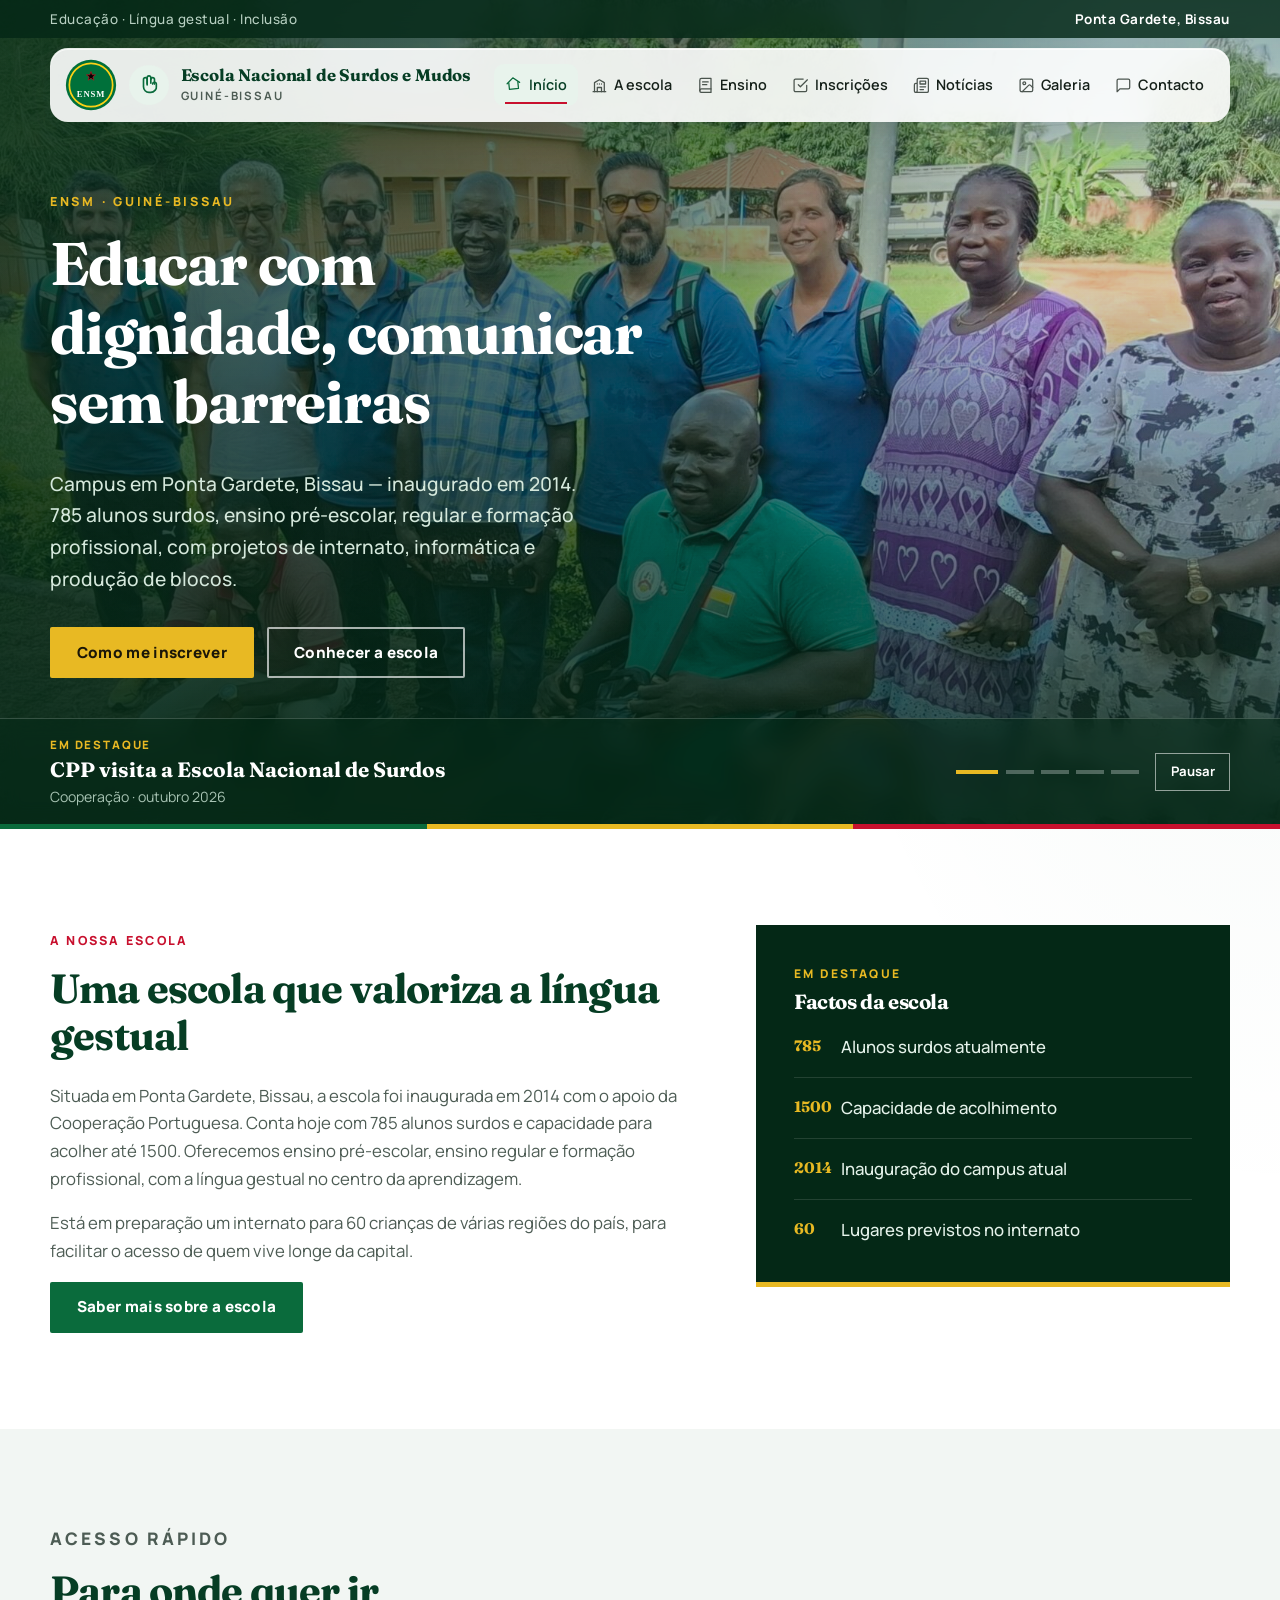
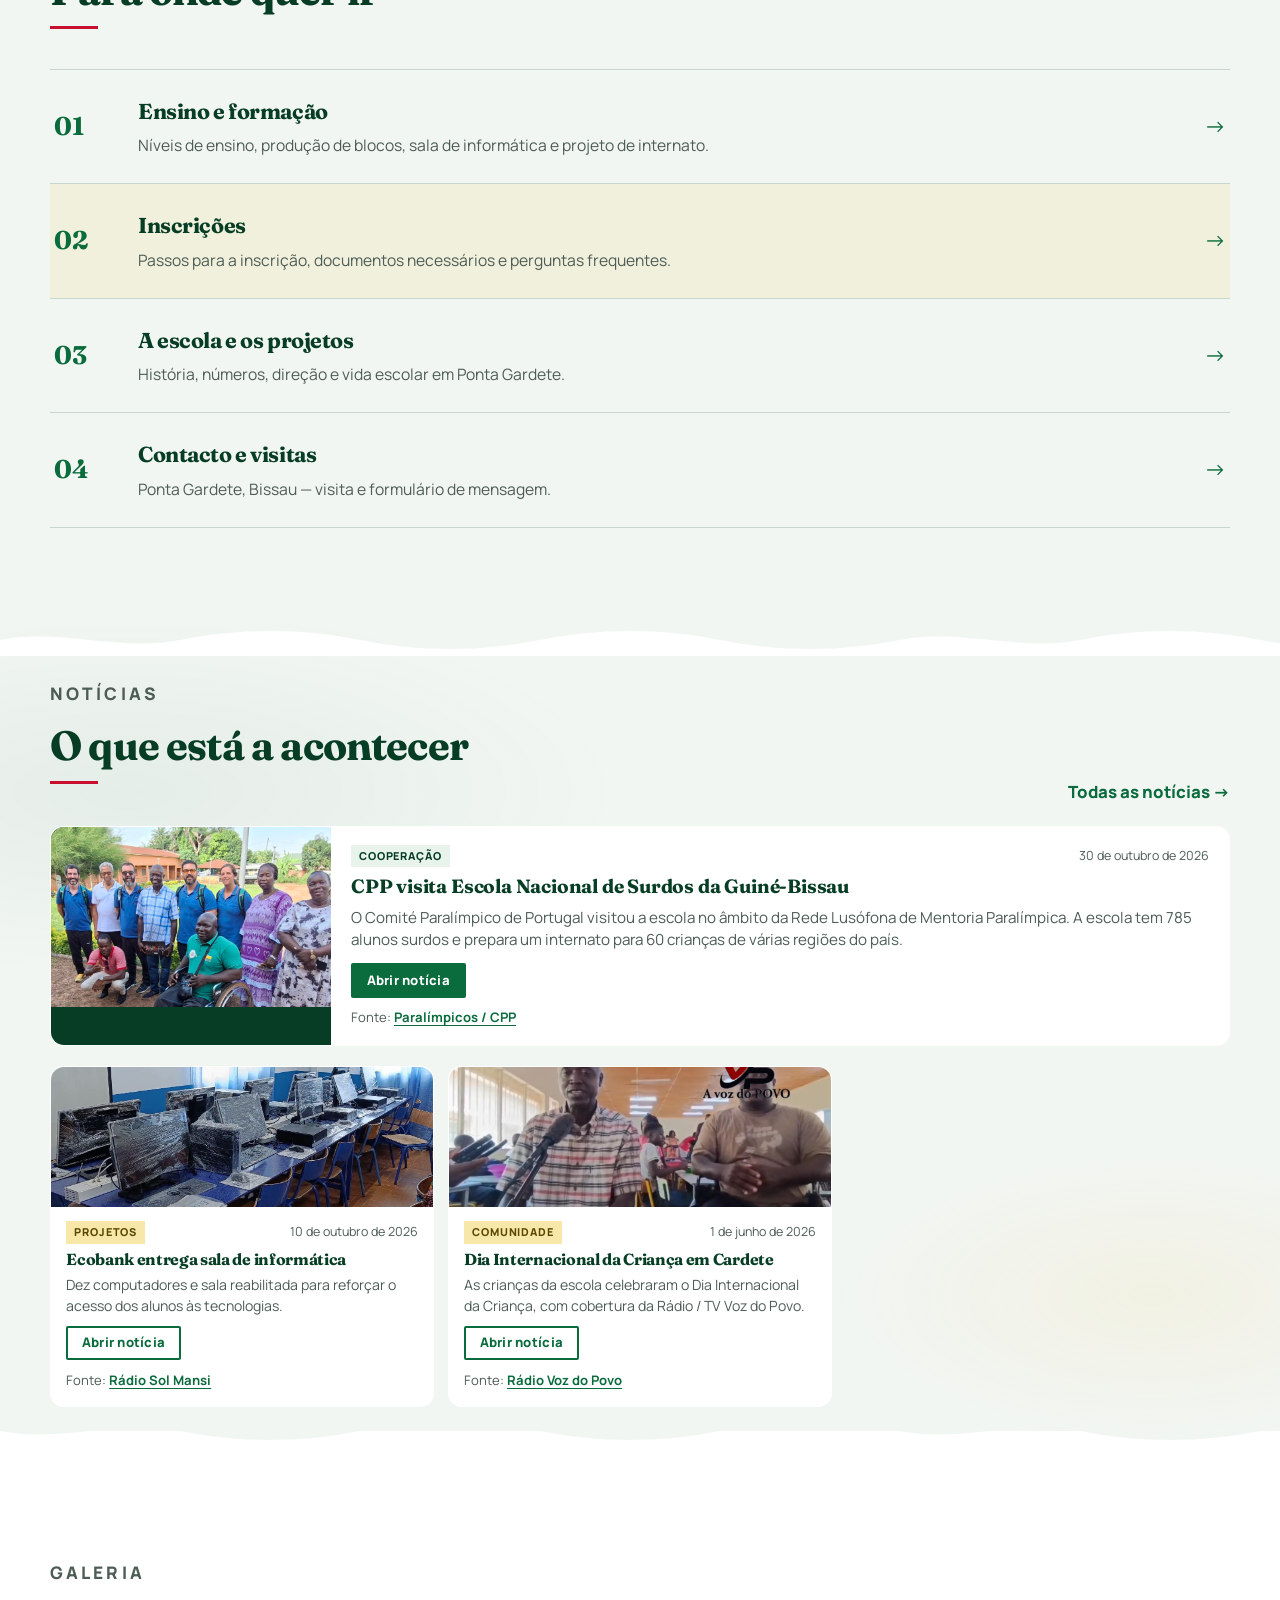
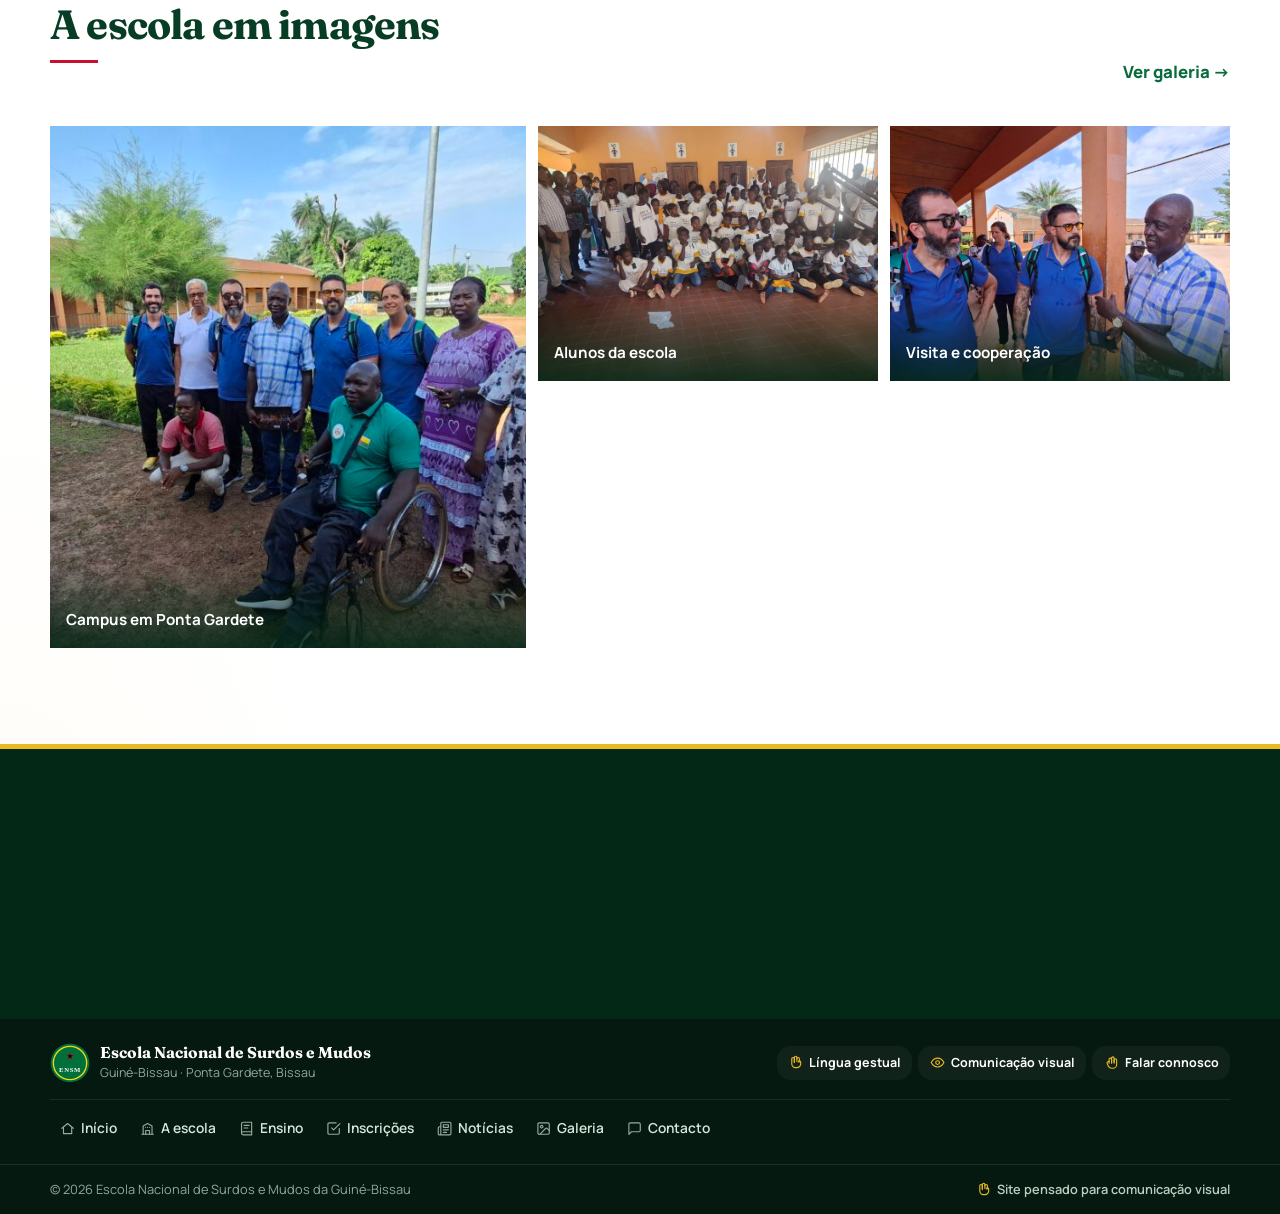
<file: index.html>
<!doctype html>
<html lang="pt-PT">
<head>
  <meta charset="utf-8">
  <meta name="viewport" content="width=device-width, initial-scale=1">
  <title>Escola Nacional de Surdos e Mudos da Guiné-Bissau</title>
  <meta name="description" content="Ensino, formação e inclusão para pessoas surdas na Guiné-Bissau. Conheça a escola, os níveis de ensino e como fazer a inscrição.">
  <link rel="icon" href="img/logo.svg" type="image/svg+xml">
  <link rel="preconnect" href="https://fonts.googleapis.com">
  <link rel="preconnect" href="https://fonts.gstatic.com" crossorigin>
  <link href="https://fonts.googleapis.com/css2?family=Fraunces:opsz,wght@9..144,500;9..144,700&family=Manrope:wght@400;500;600;700;800&display=swap" rel="stylesheet">
  <link rel="stylesheet" href="css/style.css?v=0.1">
</head>
<body class="pagina-inicio">

  <a class="skip-link" href="#conteudo">Ir para o conteúdo principal</a>

  <div class="topbar">
    <div class="container">
      <span>Educação · Língua gestual · Inclusão</span>
      <span><a href="contacto.html">Ponta Gardete, Bissau</a></span>
    </div>
  </div>

  <header class="site-header">
    <div class="container header-inner">
      <a class="brand" href="index.html" aria-label="Escola Nacional de Surdos e Mudos da Guiné-Bissau, página inicial">
        <img src="img/logo.svg" alt="" width="56" height="56">
        <span class="brand-gesto" title="Língua gestual" aria-hidden="true"><svg class="ico" aria-hidden="true"><use href="img/icons.svg#ico-gesto"></use></svg></span>
        <span class="brand-text">
          <strong>Escola Nacional de Surdos e Mudos</strong>
          <small>Guiné-Bissau</small>
        </span>
      </a>

      <button class="nav-toggle" type="button" aria-expanded="false" aria-controls="menu">
        <span class="nav-toggle-barras" aria-hidden="true"><span></span><span></span><span></span></span>
        Menu
      </button>

      <nav id="menu" class="main-nav" aria-label="Principal">
        <ul>
          <li><a href="index.html" aria-current="page"><svg class="ico" aria-hidden="true"><use href="img/icons.svg#ico-inicio"></use></svg> Início</a></li>
          <li><a href="sobre.html"><svg class="ico" aria-hidden="true"><use href="img/icons.svg#ico-escola"></use></svg> A escola</a></li>
          <li><a href="ensino.html"><svg class="ico" aria-hidden="true"><use href="img/icons.svg#ico-ensino"></use></svg> Ensino</a></li>
          <li><a href="inscricoes.html"><svg class="ico" aria-hidden="true"><use href="img/icons.svg#ico-inscricoes"></use></svg> Inscrições</a></li>
          <li><a href="noticias.html"><svg class="ico" aria-hidden="true"><use href="img/icons.svg#ico-noticias"></use></svg> Notícias</a></li>
          <li><a href="galeria.html"><svg class="ico" aria-hidden="true"><use href="img/icons.svg#ico-galeria"></use></svg> Galeria</a></li>
          <li><a href="contacto.html"><svg class="ico" aria-hidden="true"><use href="img/icons.svg#ico-contacto"></use></svg> Contacto</a></li>
        </ul>
      </nav>
    </div>
  </header>

  <main id="conteudo">

    <section class="hero" aria-labelledby="titulo-inicio" data-hero-rotator>
      <div class="hero-slides" aria-hidden="true">
        <figure class="hero-slide is-active" data-titulo="CPP visita a Escola Nacional de Surdos" data-meta="Cooperação · outubro 2026" data-link="noticias.html#noticia-cpp">
          <img src="img/noticias/cpp-visita.jpg" alt="" width="1600" height="900">
        </figure>
        <figure class="hero-slide" data-titulo="Campus e comunidade escolar" data-meta="Escola · outubro 2026" data-link="sobre.html">
          <img src="img/noticias/cpp-escola-1.jpg" alt="" width="1600" height="900">
        </figure>
        <figure class="hero-slide" data-titulo="Alunos e vida na escola" data-meta="Comunidade · Capital FM" data-link="noticias.html#noticia-capital">
          <img src="img/noticias/capital-fm.jpg" alt="" width="1600" height="900">
        </figure>
        <figure class="hero-slide" data-titulo="Reportagem em vídeo na escola" data-meta="Media · vídeo" data-link="noticias.html#noticia-video">
          <img src="img/noticias/youtube-escola.jpg" alt="" width="1600" height="900">
        </figure>
        <figure class="hero-slide" data-titulo="Instalações e trabalho diário" data-meta="Escola · outubro 2026" data-link="galeria.html">
          <img src="img/noticias/cpp-escola-3.jpg" alt="" width="1600" height="900">
        </figure>
      </div>

      <div class="hero-shade" aria-hidden="true"></div>

      <div class="container hero-core">
        <p class="hero-marca">ENSM · Guiné-Bissau</p>
        <h1 id="titulo-inicio">Educar com dignidade, comunicar sem barreiras</h1>
        <p class="lead">Campus em Ponta Gardete, Bissau — inaugurado em 2014. 785 alunos surdos, ensino pré-escolar, regular e formação profissional, com projetos de internato, informática e produção de blocos.</p>
        <div class="btn-row">
          <a class="btn btn-amarelo" href="inscricoes.html">Como me inscrever</a>
          <a class="btn btn-fantasma" href="sobre.html">Conhecer a escola</a>
        </div>
      </div>

      <div class="hero-rail">
        <div class="container hero-rail-inner">
          <div class="hero-news" aria-live="polite">
            <span class="hero-news-label">Em destaque</span>
            <a class="hero-news-titulo" href="noticias.html">CPP visita a Escola Nacional de Surdos</a>
            <span class="hero-news-meta">Cooperação · outubro 2026</span>
          </div>
          <div class="hero-controls">
            <div class="hero-dots" role="tablist" aria-label="Imagens das notícias"></div>
            <button class="hero-pausa" type="button" hidden>Pausar</button>
          </div>
        </div>
      </div>
    </section>

    <div class="stripe" aria-hidden="true"></div>

    <section class="section intro-editorial" aria-labelledby="titulo-apresentacao">
      <div class="container intro-grid">
        <div class="intro-copy">
          <p class="eyebrow">A nossa escola</p>
          <h2 id="titulo-apresentacao">Uma escola que valoriza a língua gestual</h2>
          <p class="texto-suave">Situada em Ponta Gardete, Bissau, a escola foi inaugurada em 2014 com o apoio da Cooperação Portuguesa. Conta hoje com 785 alunos surdos e capacidade para acolher até 1500. Oferecemos ensino pré-escolar, ensino regular e formação profissional, com a língua gestual no centro da aprendizagem.</p>
          <p class="texto-suave">Está em preparação um internato para 60 crianças de várias regiões do país, para facilitar o acesso de quem vive longe da capital.</p>
          <a class="btn btn-verde" href="sobre.html">Saber mais sobre a escola</a>
        </div>
        <aside class="intro-aside" aria-labelledby="titulo-compromissos">
          <p class="aside-kicker">Em destaque</p>
          <h3 id="titulo-compromissos">Factos da escola</h3>
          <ol class="compromisso-lista">
            <li><span>785</span> Alunos surdos atualmente</li>
            <li><span>1500</span> Capacidade de acolhimento</li>
            <li><span>2014</span> Inauguração do campus atual</li>
            <li><span>60</span> Lugares previstos no internato</li>
          </ol>
        </aside>
      </div>
    </section>

    <section class="section section-caminho" aria-labelledby="titulo-acesso">
      <div class="container">
        <div class="section-head">
          <p class="eyebrow">Acesso rápido</p>
          <h2 id="titulo-acesso">Para onde quer ir</h2>
        </div>

        <div class="caminho-lista">
          <a class="caminho" href="ensino.html">
            <span class="caminho-num">01</span>
            <span class="caminho-corpo">
              <strong>Ensino e formação</strong>
              <span>Níveis de ensino, produção de blocos, sala de informática e projeto de internato.</span>
            </span>
            <span class="caminho-seta" aria-hidden="true">→</span>
          </a>
          <a class="caminho caminho--destaque" href="inscricoes.html">
            <span class="caminho-num">02</span>
            <span class="caminho-corpo">
              <strong>Inscrições</strong>
              <span>Passos para a inscrição, documentos necessários e perguntas frequentes.</span>
            </span>
            <span class="caminho-seta" aria-hidden="true">→</span>
          </a>
          <a class="caminho" href="sobre.html">
            <span class="caminho-num">03</span>
            <span class="caminho-corpo">
              <strong>A escola e os projetos</strong>
              <span>História, números, direção e vida escolar em Ponta Gardete.</span>
            </span>
            <span class="caminho-seta" aria-hidden="true">→</span>
          </a>
          <a class="caminho" href="contacto.html">
            <span class="caminho-num">04</span>
            <span class="caminho-corpo">
              <strong>Contacto e visitas</strong>
              <span>Ponta Gardete, Bissau — visita e formulário de mensagem.</span>
            </span>
            <span class="caminho-seta" aria-hidden="true">→</span>
          </a>
        </div>
      </div>
    </section>

    <section class="section section-noticias-onda" aria-labelledby="titulo-noticias-inicio">
      <div class="onda onda--topo" aria-hidden="true"></div>
      <div class="container">
        <div class="section-head section-head--row">
          <div>
            <p class="eyebrow">Notícias</p>
            <h2 id="titulo-noticias-inicio">O que está a acontecer</h2>
          </div>
          <a class="liga-texto" href="noticias.html">Todas as notícias →</a>
        </div>

        <article class="noticia noticia--capa">
          <div class="noticia-capa-media">
            <div class="noticia-foto">
              <img src="img/noticias/cpp-visita.jpg" alt="Visita do Comité Paralímpico de Portugal à Escola Nacional de Surdos" width="900" height="560" loading="lazy">
            </div>
            <span class="noticia-onda-borda" aria-hidden="true"></span>
          </div>
          <div class="noticia-capa-corpo">
            <div class="noticia-meta">
              <span class="etiqueta">Cooperação</span>
              <time datetime="2026-10-30">30 de outubro de 2026</time>
            </div>
            <h3>CPP visita Escola Nacional de Surdos da Guiné-Bissau</h3>
            <p>O Comité Paralímpico de Portugal visitou a escola no âmbito da Rede Lusófona de Mentoria Paralímpica. A escola tem 785 alunos surdos e prepara um internato para 60 crianças de várias regiões do país.</p>
            <a class="btn btn-verde" href="noticias.html#noticia-cpp">Abrir notícia</a>
            <p class="fonte">Fonte: <a href="https://paralimpicos.pt/blog/2026/10/30/cpp-visita-escola-nacional-de-surdos-da-guine-bissau/" rel="noopener noreferrer" target="_blank">Paralímpicos / CPP</a></p>
          </div>
        </article>

        <div class="noticias-trilhas" style="margin-top: 1.25rem;">
          <article class="noticia noticia--trilha">
            <div class="noticia-foto">
              <img src="img/noticias/ecobank-informatica.jpg" alt="Sala de informática reabilitada pela Ecobank" width="480" height="320" loading="lazy">
            </div>
            <div class="noticia-trilha-corpo">
              <div class="noticia-meta">
                <span class="etiqueta etiqueta--amarela">Projetos</span>
                <time datetime="2026-10-10">10 de outubro de 2026</time>
              </div>
              <h3>Ecobank entrega sala de informática</h3>
              <p>Dez computadores e sala reabilitada para reforçar o acesso dos alunos às tecnologias.</p>
              <a class="btn btn-contorno" href="noticias.html#noticia-ecobank">Abrir notícia</a>
              <p class="fonte">Fonte: <a href="https://www.facebook.com/radiosolmansi.net/posts/ecobank-entrega-sala-de-inform%C3%A1tica-reabilitada-%C3%A0-escola-nacional-de-surdos-e-mu/1638526888286650/" rel="noopener noreferrer" target="_blank">Rádio Sol Mansi</a></p>
            </div>
          </article>
          <article class="noticia noticia--trilha">
            <div class="noticia-foto">
              <img src="img/noticias/dia-crianca.jpg" alt="Celebração do Dia Internacional da Criança na escola" width="480" height="320" loading="lazy">
            </div>
            <div class="noticia-trilha-corpo">
              <div class="noticia-meta">
                <span class="etiqueta etiqueta--amarela">Comunidade</span>
                <time datetime="2026-06-01">1 de junho de 2026</time>
              </div>
              <h3>Dia Internacional da Criança em Cardete</h3>
              <p>As crianças da escola celebraram o Dia Internacional da Criança, com cobertura da Rádio / TV Voz do Povo.</p>
              <a class="btn btn-contorno" href="noticias.html#noticia-dia-crianca">Abrir notícia</a>
              <p class="fonte">Fonte: <a href="https://www.facebook.com/watch/?v=972351908730927" rel="noopener noreferrer" target="_blank">Rádio Voz do Povo</a></p>
            </div>
          </article>
        </div>
      </div>
      <div class="onda onda--base" aria-hidden="true"></div>
    </section>

    <section class="section section-mosaico" aria-labelledby="titulo-galeria-inicio">
      <div class="container">
        <div class="section-head section-head--row">
          <div>
            <p class="eyebrow">Galeria</p>
            <h2 id="titulo-galeria-inicio">A escola em imagens</h2>
          </div>
          <a class="liga-texto" href="galeria.html">Ver galeria →</a>
        </div>

        <ul class="mosaico">
          <li>
            <figure class="mosaico-item">
              <img src="img/noticias/cpp-escola-1.jpg" alt="Delegação e equipa da escola no campus" width="800" height="600" loading="lazy">
              <figcaption>Campus em Ponta Gardete</figcaption>
            </figure>
          </li>
          <li>
            <figure class="mosaico-item">
              <img src="img/noticias/capital-fm.jpg" alt="Alunos da Escola Nacional de Surdos e Mudos" width="800" height="600" loading="lazy">
              <figcaption>Alunos da escola</figcaption>
            </figure>
          </li>
          <li>
            <figure class="mosaico-item">
              <img src="img/noticias/cpp-escola-3.jpg" alt="Momento da visita à escola" width="800" height="600" loading="lazy">
              <figcaption>Visita e cooperação</figcaption>
            </figure>
          </li>
          <li>
            <figure class="mosaico-item">
              <img src="img/noticias/youtube-escola.jpg" alt="Reportagem em vídeo na escola" width="800" height="600" loading="lazy">
              <figcaption>Reportagem na escola</figcaption>
            </figure>
          </li>
        </ul>
      </div>
    </section>

    <section class="cta" aria-labelledby="titulo-cta">
      <div class="container cta-inner">
        <div>
          <h2 id="titulo-cta">Visite-nos em Ponta Gardete</h2>
          <p>Escola Nacional de Surdos e Mudos, Bissau. Peça informações de inscrição ou marque uma visita.</p>
        </div>
        <a class="btn btn-amarelo" href="contacto.html">Contacto</a>
      </div>
    </section>

  </main>

  <footer class="site-footer">
    <div class="container footer-main">
      <div class="footer-top">
        <div class="footer-brand">
          <img src="img/logo.svg" alt="" width="40" height="40">
          <div>
            <strong>Escola Nacional de Surdos e Mudos</strong>
            <span>Guiné-Bissau · Ponta Gardete, Bissau</span>
          </div>
        </div>
        <div class="footer-gesto" aria-label="Comunicação visual">
          <a class="footer-gesto-item" href="sobre.html"><svg class="ico" aria-hidden="true"><use href="img/icons.svg#ico-gesto"></use></svg> Língua gestual</a>
          <a class="footer-gesto-item" href="ensino.html"><svg class="ico" aria-hidden="true"><use href="img/icons.svg#ico-olho"></use></svg> Comunicação visual</a>
          <a class="footer-gesto-item" href="contacto.html"><svg class="ico" aria-hidden="true"><use href="img/icons.svg#ico-maos"></use></svg> Falar connosco</a>
        </div>
      </div>
      <ul class="footer-nav" aria-label="Rodapé">
        <li><a href="index.html"><svg class="ico" aria-hidden="true"><use href="img/icons.svg#ico-inicio"></use></svg> Início</a></li>
        <li><a href="sobre.html"><svg class="ico" aria-hidden="true"><use href="img/icons.svg#ico-escola"></use></svg> A escola</a></li>
        <li><a href="ensino.html"><svg class="ico" aria-hidden="true"><use href="img/icons.svg#ico-ensino"></use></svg> Ensino</a></li>
        <li><a href="inscricoes.html"><svg class="ico" aria-hidden="true"><use href="img/icons.svg#ico-inscricoes"></use></svg> Inscrições</a></li>
        <li><a href="noticias.html"><svg class="ico" aria-hidden="true"><use href="img/icons.svg#ico-noticias"></use></svg> Notícias</a></li>
        <li><a href="galeria.html"><svg class="ico" aria-hidden="true"><use href="img/icons.svg#ico-galeria"></use></svg> Galeria</a></li>
        <li><a href="contacto.html"><svg class="ico" aria-hidden="true"><use href="img/icons.svg#ico-contacto"></use></svg> Contacto</a></li>
      </ul>
    </div>
    <div class="footer-bottom">
      <div class="container">
        <p>© <span id="ano">2026</span> Escola Nacional de Surdos e Mudos da Guiné-Bissau</p>
        <p class="footer-sinal"><svg class="ico" aria-hidden="true"><use href="img/icons.svg#ico-gesto"></use></svg> Site pensado para comunicação visual</p>
      </div>
    </div>
  </footer>

  <script src="js/main.js?v=0.1"></script>
</body>
</html>
</file>
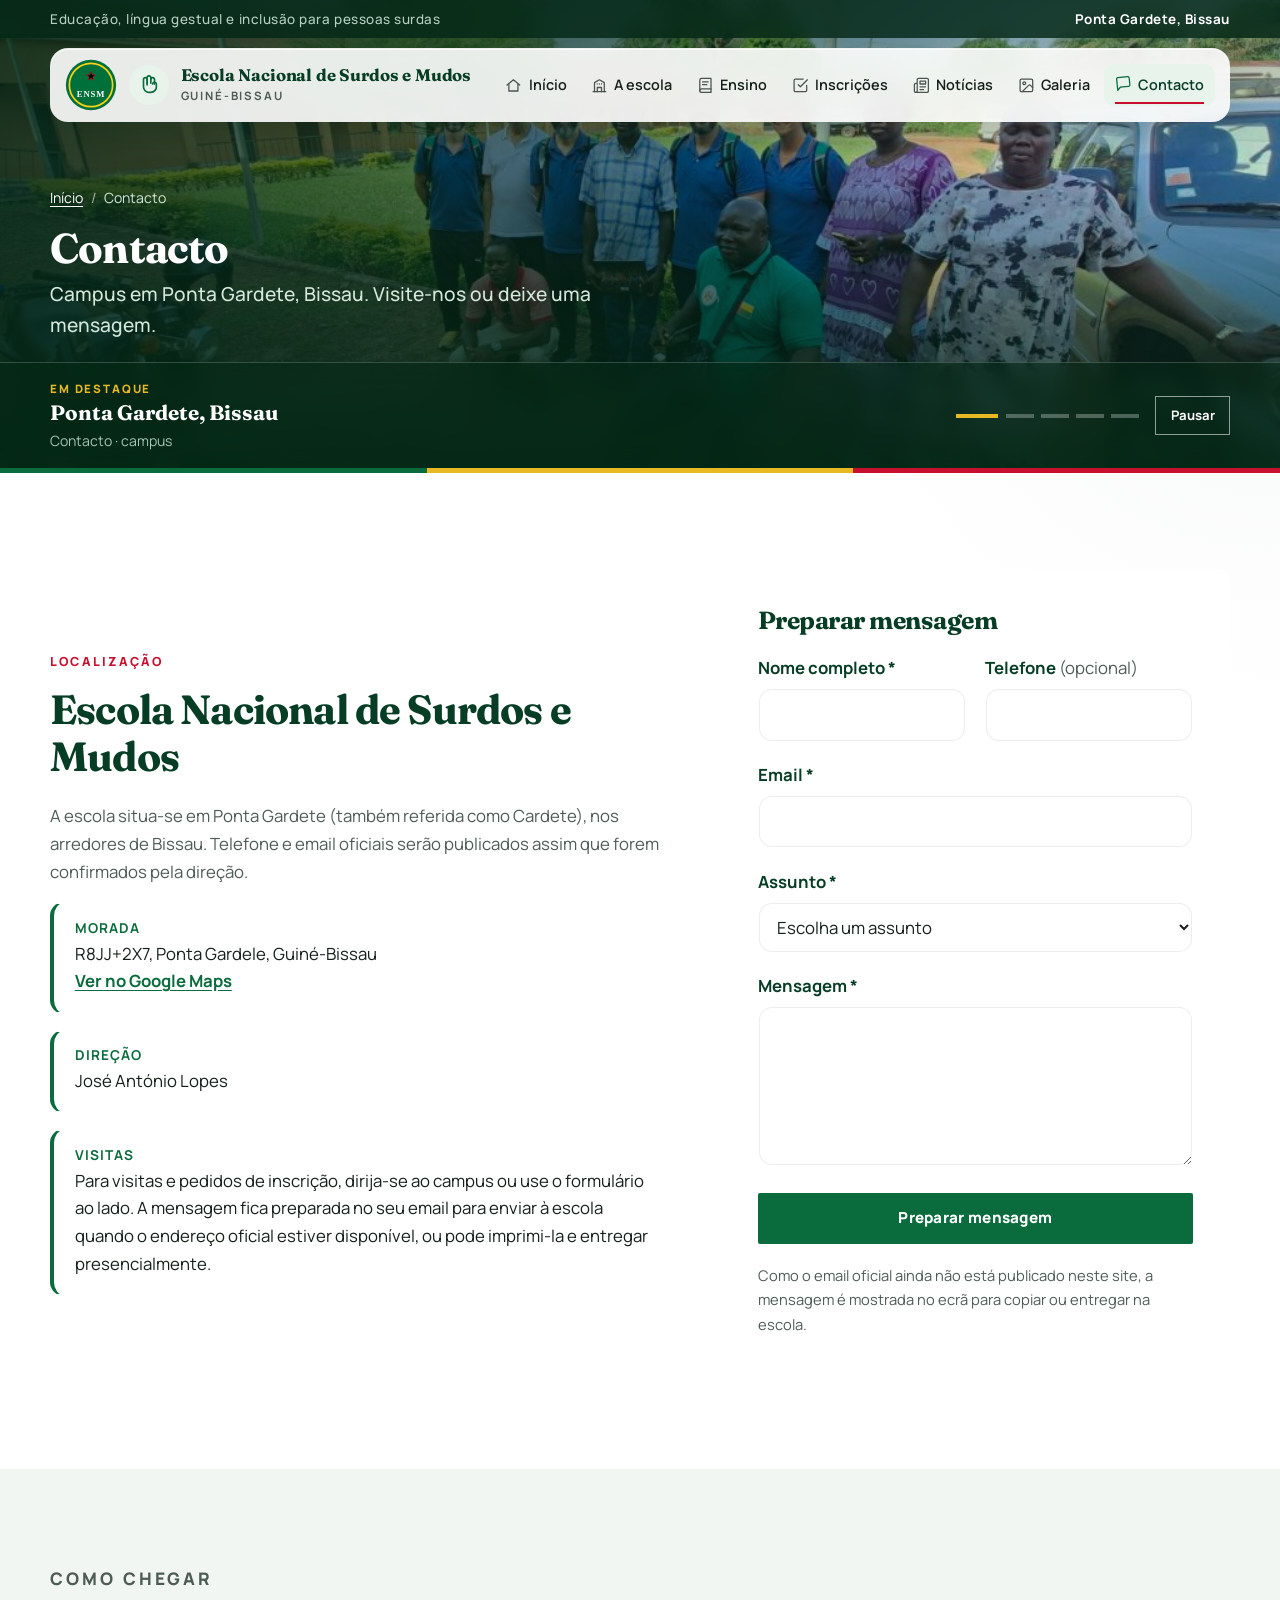
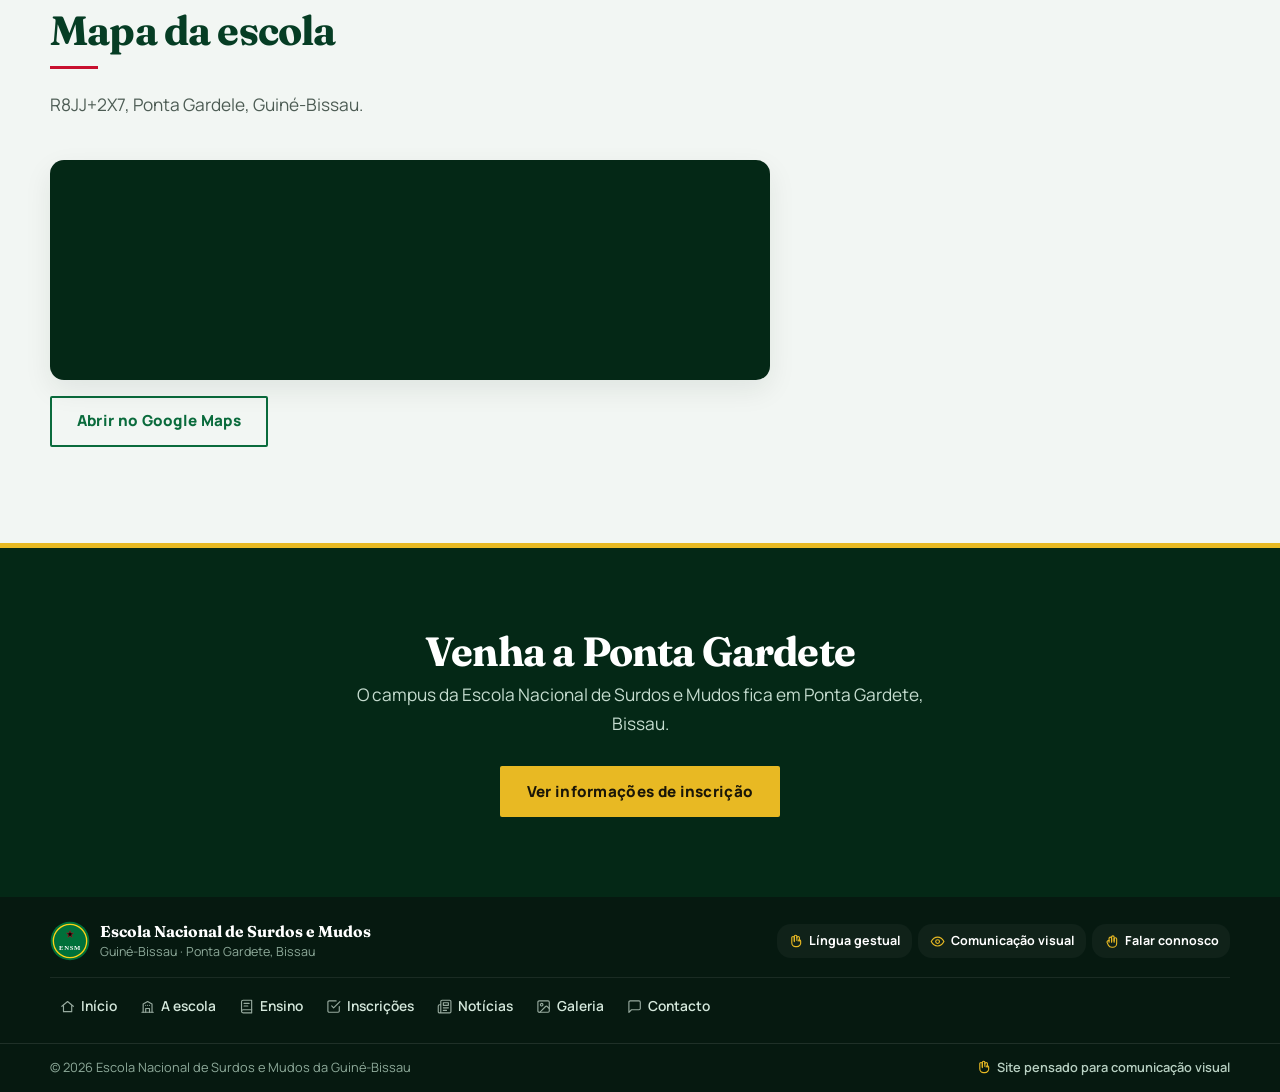
<file: contacto.html>
<!doctype html>
<html lang="pt-PT">
<head>
  <meta charset="utf-8">
  <meta name="viewport" content="width=device-width, initial-scale=1">
  <title>Contacto | Escola Nacional de Surdos e Mudos da Guiné-Bissau</title>
  <meta name="description" content="Contacte a Escola Nacional de Surdos e Mudos da Guiné-Bissau por telefone, email ou formulário. Pode também visitar-nos presencialmente.">
  <link rel="icon" href="img/logo.svg" type="image/svg+xml">
  <link rel="preconnect" href="https://fonts.googleapis.com">
  <link rel="preconnect" href="https://fonts.gstatic.com" crossorigin>
  <link href="https://fonts.googleapis.com/css2?family=Fraunces:opsz,wght@9..144,500;9..144,700&family=Manrope:wght@400;500;600;700;800&display=swap" rel="stylesheet">
  <link rel="stylesheet" href="css/style.css?v=0.1">
</head>
<body>

  <a class="skip-link" href="#conteudo">Ir para o conteúdo principal</a>

  <div class="topbar">
    <div class="container">
      <span>Educação, língua gestual e inclusão para pessoas surdas</span>
      <span><a href="contacto.html">Ponta Gardete, Bissau</a></span>
    </div>
  </div>

  <header class="site-header">
    <div class="container header-inner">
      <a class="brand" href="index.html" aria-label="Escola Nacional de Surdos e Mudos da Guiné-Bissau, página inicial">
        <img src="img/logo.svg" alt="" width="56" height="56">
        <span class="brand-gesto" title="Língua gestual" aria-hidden="true"><svg class="ico" aria-hidden="true"><use href="img/icons.svg#ico-gesto"></use></svg></span>
        <span class="brand-text">
          <strong>Escola Nacional de Surdos e Mudos</strong>
          <small>Guiné-Bissau</small>
        </span>
      </a>

      <button class="nav-toggle" type="button" aria-expanded="false" aria-controls="menu">
        <span class="nav-toggle-barras" aria-hidden="true"><span></span><span></span><span></span></span>
        Menu
      </button>

      <nav id="menu" class="main-nav" aria-label="Principal">
        <ul>
          <li><a href="index.html"><svg class="ico" aria-hidden="true"><use href="img/icons.svg#ico-inicio"></use></svg> Início</a></li>
          <li><a href="sobre.html"><svg class="ico" aria-hidden="true"><use href="img/icons.svg#ico-escola"></use></svg> A escola</a></li>
          <li><a href="ensino.html"><svg class="ico" aria-hidden="true"><use href="img/icons.svg#ico-ensino"></use></svg> Ensino</a></li>
          <li><a href="inscricoes.html"><svg class="ico" aria-hidden="true"><use href="img/icons.svg#ico-inscricoes"></use></svg> Inscrições</a></li>
          <li><a href="noticias.html"><svg class="ico" aria-hidden="true"><use href="img/icons.svg#ico-noticias"></use></svg> Notícias</a></li>
          <li><a href="galeria.html"><svg class="ico" aria-hidden="true"><use href="img/icons.svg#ico-galeria"></use></svg> Galeria</a></li>
          <li><a href="contacto.html" aria-current="page"><svg class="ico" aria-hidden="true"><use href="img/icons.svg#ico-contacto"></use></svg> Contacto</a></li>
        </ul>
      </nav>
    </div>
  </header>

  <main id="conteudo">

    <section class="hero hero--pagina" aria-labelledby="titulo-contacto-pagina" data-hero-rotator>
      <div class="hero-slides" aria-hidden="true">
        <figure class="hero-slide is-active" data-titulo="Ponta Gardete, Bissau" data-meta="Contacto · campus" data-link="#titulo-contactos">
          <img src="img/noticias/cpp-escola-1.jpg" alt="" width="1600" height="900">
        </figure>
        <figure class="hero-slide" data-titulo="Visitas ao campus" data-meta="Contacto · outubro 2026" data-link="#titulo-contactos">
          <img src="img/noticias/cpp-visita.jpg" alt="" width="1600" height="900">
        </figure>
        <figure class="hero-slide" data-titulo="Entrada e instalações" data-meta="Escola" data-link="sobre.html">
          <img src="img/noticias/cpp-escola-4.jpg" alt="" width="1600" height="900">
        </figure>
        <figure class="hero-slide" data-titulo="Comunidade escolar" data-meta="Contacto" data-link="noticias.html#noticia-capital">
          <img src="img/noticias/capital-fm.jpg" alt="" width="1600" height="900">
        </figure>
        <figure class="hero-slide" data-titulo="Encontros na escola" data-meta="Comunidade" data-link="noticias.html#noticia-dia-crianca">
          <img src="img/noticias/dia-crianca.jpg" alt="" width="1600" height="900">
        </figure>
      </div>
      <div class="hero-shade" aria-hidden="true"></div>
      <div class="container hero-core">
        <nav class="breadcrumb breadcrumb--claro" aria-label="Caminho de navegação">
          <ol>
            <li><a href="index.html">Início</a></li>
            <li>Contacto</li>
          </ol>
        </nav>
        <h1 id="titulo-contacto-pagina">Contacto</h1>
        <p class="lead">Campus em Ponta Gardete, Bissau. Visite-nos ou deixe uma mensagem.</p>
      </div>
      <div class="hero-rail">
        <div class="container hero-rail-inner">
          <div class="hero-news" aria-live="polite">
            <span class="hero-news-label">Em destaque</span>
            <a class="hero-news-titulo" href="#titulo-contactos">Ponta Gardete, Bissau</a>
            <span class="hero-news-meta">Contacto · campus</span>
          </div>
          <div class="hero-controls">
            <div class="hero-dots" role="tablist" aria-label="Imagens de contacto"></div>
            <button class="hero-pausa" type="button" hidden>Pausar</button>
          </div>
        </div>
      </div>
    </section>
    <div class="stripe" aria-hidden="true"></div>

    <section class="section" aria-labelledby="titulo-contactos">
      <div class="container split">

        <div>
          <p class="eyebrow">Localização</p>
          <h2 id="titulo-contactos">Escola Nacional de Surdos e Mudos</h2>
          <p class="texto-suave">A escola situa-se em Ponta Gardete (também referida como Cardete), nos arredores de Bissau. Telefone e email oficiais serão publicados assim que forem confirmados pela direção.</p>

          <div class="info-lista">
            <div class="info-item">
              <h3>Morada</h3>
              <p>R8JJ+2X7, Ponta Gardele, Guiné-Bissau</p>
              <p><a href="https://www.google.com/maps/search/?api=1&amp;query=R8JJ%2B2X7,+Ponta+Gardele,+Guin%C3%A9-Bissau" target="_blank" rel="noopener noreferrer">Ver no Google Maps</a></p>
            </div>
            <div class="info-item">
              <h3>Direção</h3>
              <p>José António Lopes</p>
            </div>
            <div class="info-item">
              <h3>Visitas</h3>
              <p>Para visitas e pedidos de inscrição, dirija-se ao campus ou use o formulário ao lado. A mensagem fica preparada no seu email para enviar à escola quando o endereço oficial estiver disponível, ou pode imprimi-la e entregar presencialmente.</p>
            </div>
          </div>
        </div>

        <div>
          <form id="form-contacto" class="formulario" data-destino="" novalidate>
            <h2 class="formulario-titulo">Preparar mensagem</h2>

            <div class="form-linha">
              <div class="campo">
                <label for="nome">Nome completo <span aria-hidden="true">*</span></label>
                <input id="nome" name="nome" type="text" autocomplete="name" required>
              </div>
              <div class="campo">
                <label for="telefone">Telefone <span class="opcional">(opcional)</span></label>
                <input id="telefone" name="telefone" type="tel" autocomplete="tel">
              </div>
            </div>

            <div class="campo">
              <label for="email">Email <span aria-hidden="true">*</span></label>
              <input id="email" name="email" type="email" autocomplete="email" required>
            </div>

            <div class="campo">
              <label for="assunto">Assunto <span aria-hidden="true">*</span></label>
              <select id="assunto" name="assunto" required>
                <option value="">Escolha um assunto</option>
                <option>Informações sobre inscrições</option>
                <option>Informações sobre ensino e projetos</option>
                <option>Marcar visita à escola</option>
                <option>Outro assunto</option>
              </select>
            </div>

            <div class="campo">
              <label for="mensagem">Mensagem <span aria-hidden="true">*</span></label>
              <textarea id="mensagem" name="mensagem" required></textarea>
            </div>

            <button class="btn btn-verde" type="submit">Preparar mensagem</button>

            <p class="nota">Como o email oficial ainda não está publicado neste site, a mensagem é mostrada no ecrã para copiar ou entregar na escola.</p>
            <p id="estado-form" class="estado" role="status" aria-live="polite"></p>
          </form>
        </div>

      </div>
    </section>

    <section class="section section-alt" aria-labelledby="titulo-mapa">
      <div class="container">
        <div class="section-head">
          <p class="eyebrow">Como chegar</p>
          <h2 id="titulo-mapa">Mapa da escola</h2>
          <p>R8JJ+2X7, Ponta Gardele, Guiné-Bissau.</p>
        </div>

        <div class="mapa-escola">
          <iframe
            title="Google Maps — Escola Nacional de Surdos e Mudos, R8JJ+2X7, Ponta Gardele"
            src="https://www.google.com/maps?q=R8JJ%2B2X7,+Ponta+Gardele,+Guin%C3%A9-Bissau&amp;hl=pt&amp;z=17&amp;output=embed"
            loading="lazy"
            referrerpolicy="no-referrer-when-downgrade"
            allowfullscreen></iframe>
        </div>

        <p class="mapa-liga">
          <a class="btn btn-contorno" href="https://www.google.com/maps/search/?api=1&amp;query=R8JJ%2B2X7,+Ponta+Gardele,+Guin%C3%A9-Bissau" target="_blank" rel="noopener noreferrer">Abrir no Google Maps</a>
        </p>
      </div>
    </section>

    <section class="cta" aria-labelledby="titulo-cta-contacto">
      <div class="container">
        <h2 id="titulo-cta-contacto">Venha a Ponta Gardete</h2>
        <p>O campus da Escola Nacional de Surdos e Mudos fica em Ponta Gardete, Bissau.</p>
        <a class="btn btn-amarelo" href="inscricoes.html">Ver informações de inscrição</a>
      </div>
    </section>

  </main>

  <footer class="site-footer">
    <div class="container footer-main">
      <div class="footer-top">
        <div class="footer-brand">
          <img src="img/logo.svg" alt="" width="40" height="40">
          <div>
            <strong>Escola Nacional de Surdos e Mudos</strong>
            <span>Guiné-Bissau · Ponta Gardete, Bissau</span>
          </div>
        </div>
        <div class="footer-gesto" aria-label="Comunicação visual">
          <a class="footer-gesto-item" href="sobre.html"><svg class="ico" aria-hidden="true"><use href="img/icons.svg#ico-gesto"></use></svg> Língua gestual</a>
          <a class="footer-gesto-item" href="ensino.html"><svg class="ico" aria-hidden="true"><use href="img/icons.svg#ico-olho"></use></svg> Comunicação visual</a>
          <a class="footer-gesto-item" href="contacto.html"><svg class="ico" aria-hidden="true"><use href="img/icons.svg#ico-maos"></use></svg> Falar connosco</a>
        </div>
      </div>
      <ul class="footer-nav" aria-label="Rodapé">
        <li><a href="index.html"><svg class="ico" aria-hidden="true"><use href="img/icons.svg#ico-inicio"></use></svg> Início</a></li>
        <li><a href="sobre.html"><svg class="ico" aria-hidden="true"><use href="img/icons.svg#ico-escola"></use></svg> A escola</a></li>
        <li><a href="ensino.html"><svg class="ico" aria-hidden="true"><use href="img/icons.svg#ico-ensino"></use></svg> Ensino</a></li>
        <li><a href="inscricoes.html"><svg class="ico" aria-hidden="true"><use href="img/icons.svg#ico-inscricoes"></use></svg> Inscrições</a></li>
        <li><a href="noticias.html"><svg class="ico" aria-hidden="true"><use href="img/icons.svg#ico-noticias"></use></svg> Notícias</a></li>
        <li><a href="galeria.html"><svg class="ico" aria-hidden="true"><use href="img/icons.svg#ico-galeria"></use></svg> Galeria</a></li>
        <li><a href="contacto.html"><svg class="ico" aria-hidden="true"><use href="img/icons.svg#ico-contacto"></use></svg> Contacto</a></li>
      </ul>
    </div>
    <div class="footer-bottom">
      <div class="container">
        <p>© <span id="ano">2026</span> Escola Nacional de Surdos e Mudos da Guiné-Bissau</p>
        <p class="footer-sinal"><svg class="ico" aria-hidden="true"><use href="img/icons.svg#ico-gesto"></use></svg> Site pensado para comunicação visual</p>
      </div>
    </div>
  </footer>

  <script src="js/main.js?v=0.1"></script>
</body>
</html>
</file>
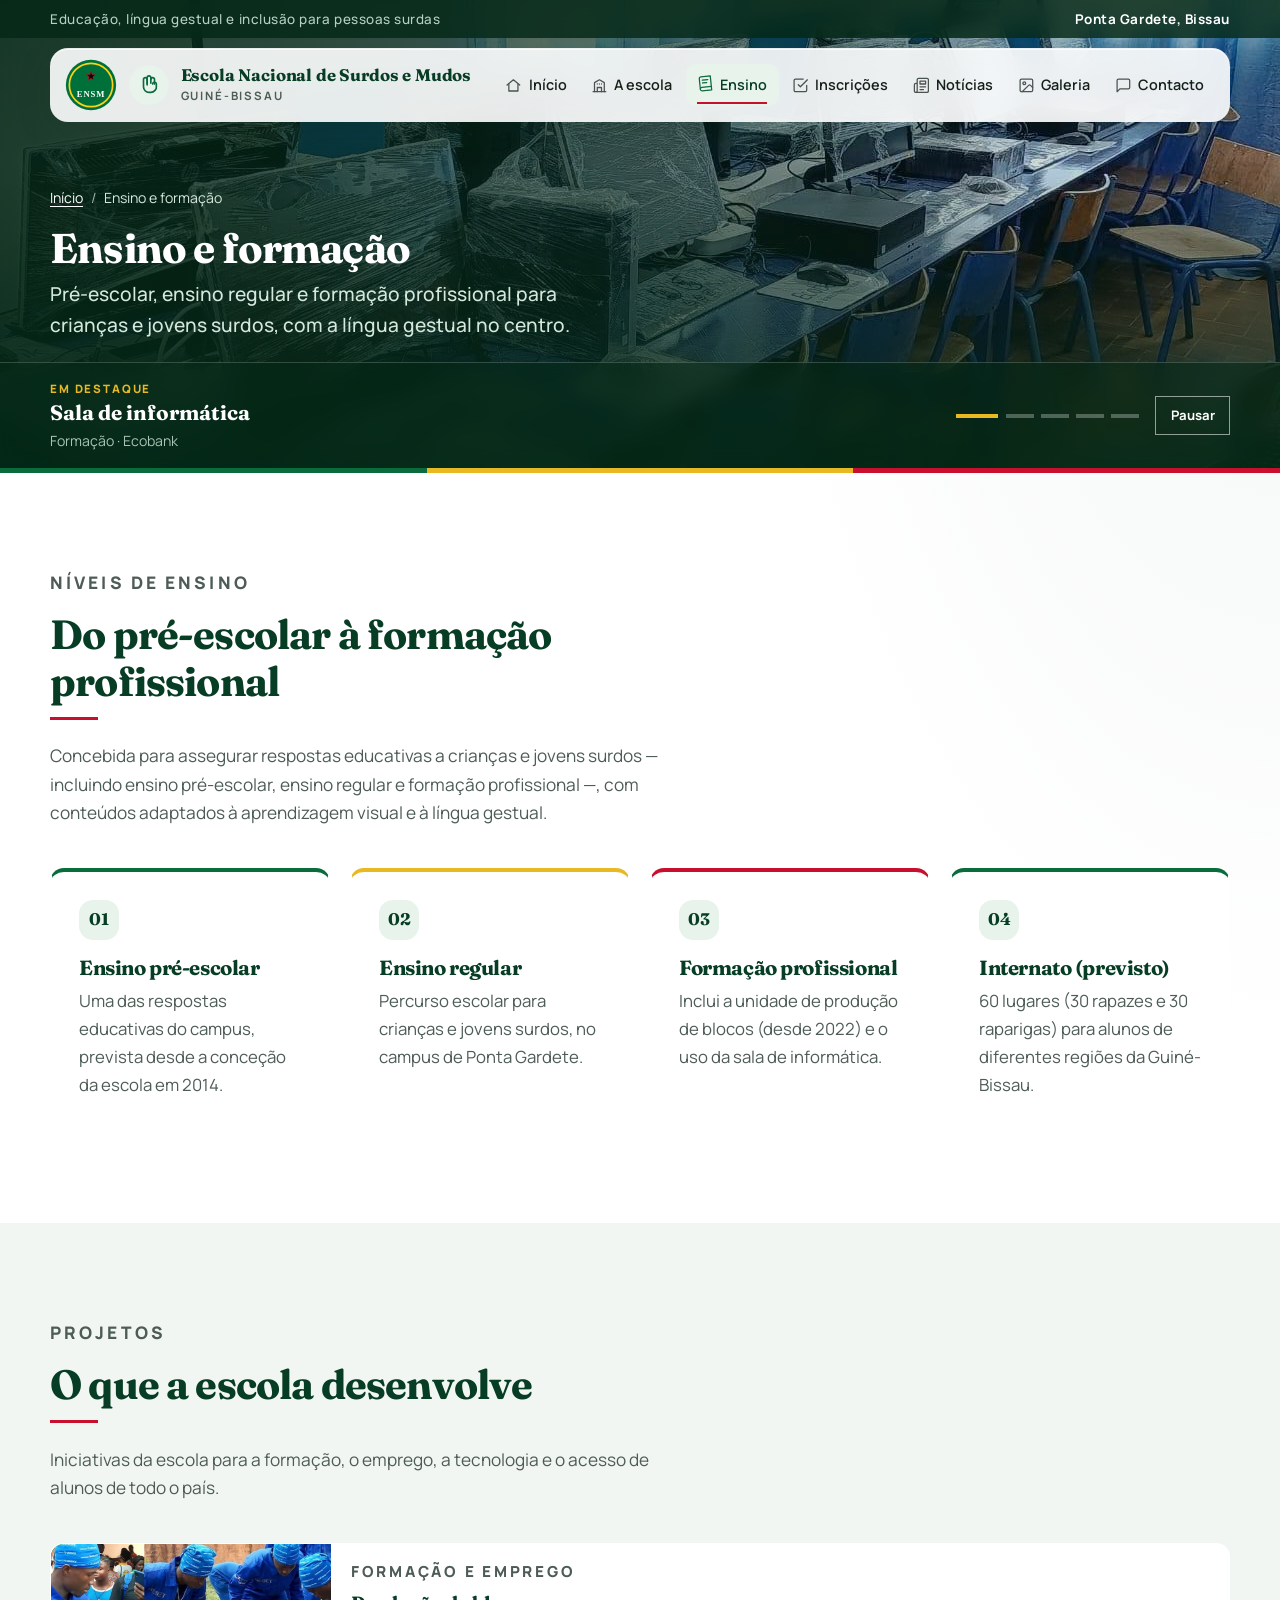
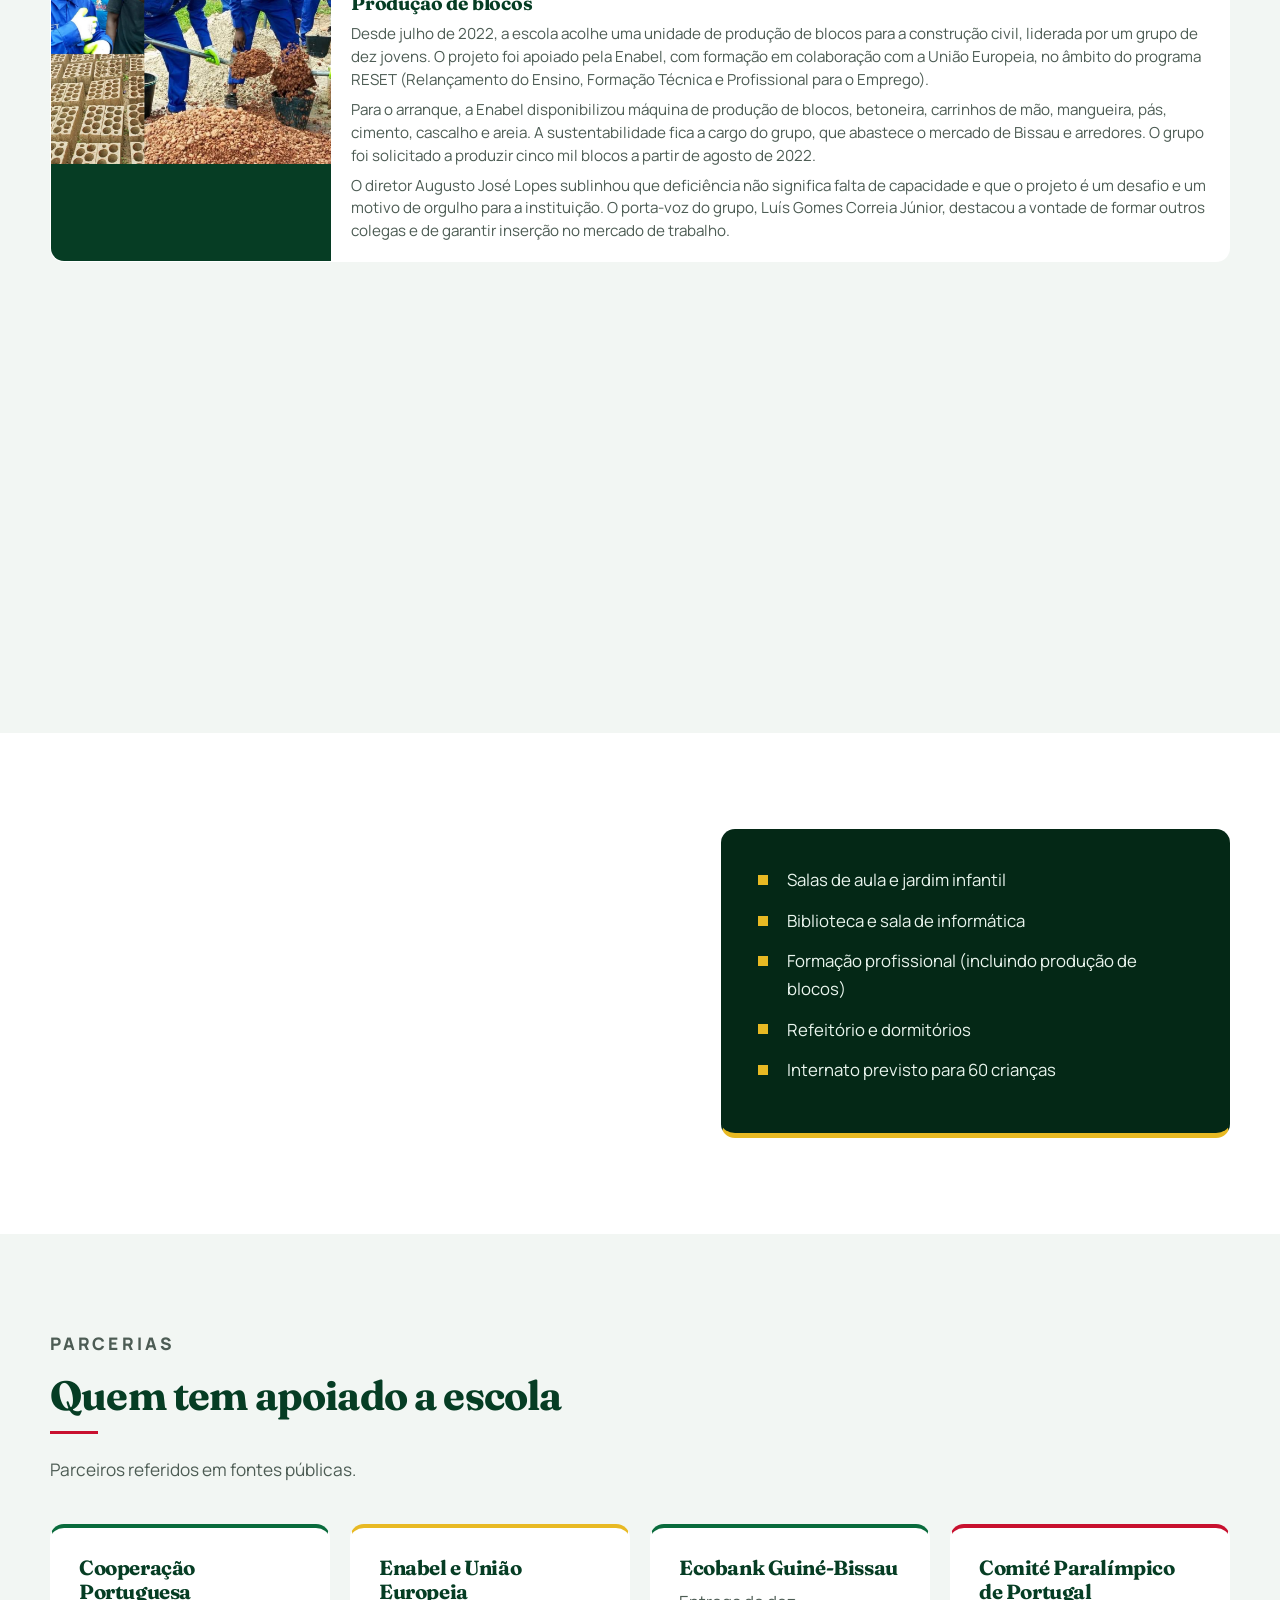
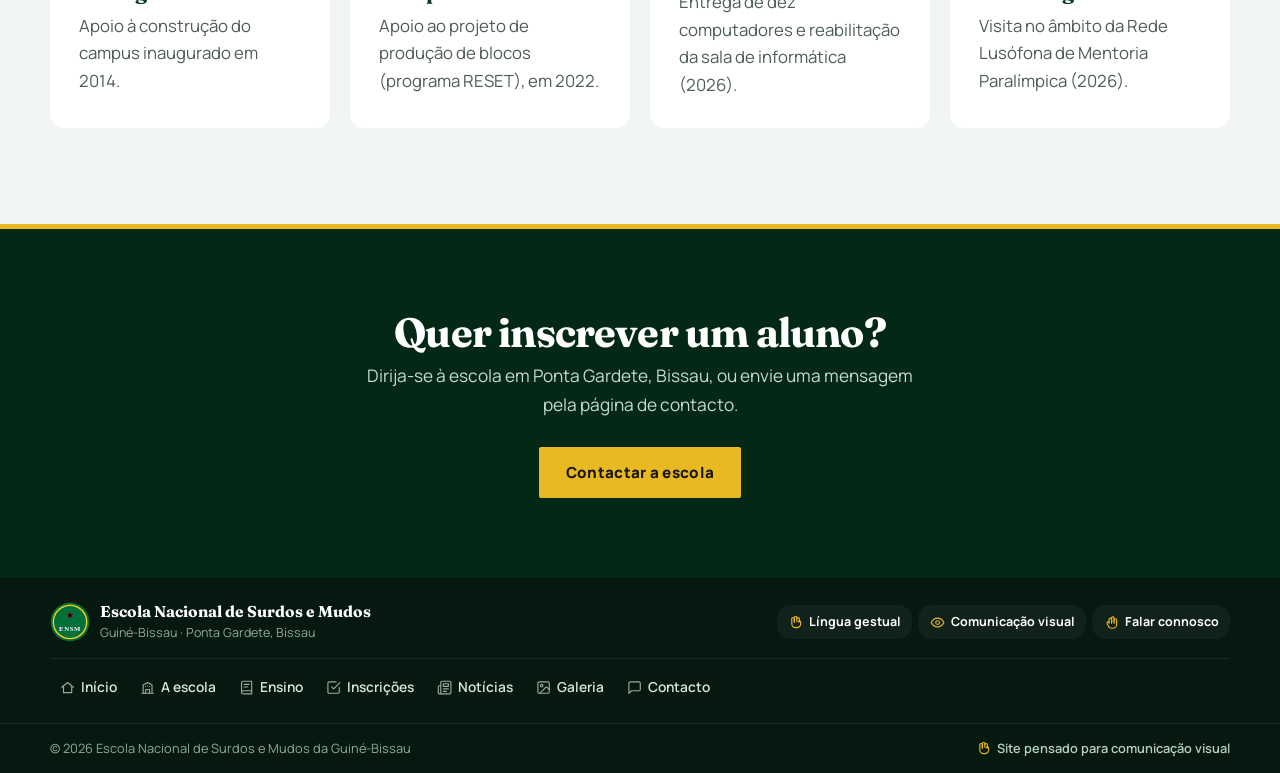
<file: ensino.html>
<!doctype html>
<html lang="pt-PT">
<head>
  <meta charset="utf-8">
  <meta name="viewport" content="width=device-width, initial-scale=1">
  <title>Ensino e formação | Escola Nacional de Surdos e Mudos da Guiné-Bissau</title>
  <meta name="description" content="Ensino pré-escolar, regular e formação profissional na Escola Nacional de Surdos e Mudos: produção de blocos, sala de informática e internato previsto.">
  <link rel="icon" href="img/logo.svg" type="image/svg+xml">
  <link rel="preconnect" href="https://fonts.googleapis.com">
  <link rel="preconnect" href="https://fonts.gstatic.com" crossorigin>
  <link href="https://fonts.googleapis.com/css2?family=Fraunces:opsz,wght@9..144,500;9..144,700&family=Manrope:wght@400;500;600;700;800&display=swap" rel="stylesheet">
  <link rel="stylesheet" href="css/style.css?v=0.1">
</head>
<body>

  <a class="skip-link" href="#conteudo">Ir para o conteúdo principal</a>

  <div class="topbar">
    <div class="container">
      <span>Educação, língua gestual e inclusão para pessoas surdas</span>
      <span><a href="contacto.html">Ponta Gardete, Bissau</a></span>
    </div>
  </div>

  <header class="site-header">
    <div class="container header-inner">
      <a class="brand" href="index.html" aria-label="Escola Nacional de Surdos e Mudos da Guiné-Bissau, página inicial">
        <img src="img/logo.svg" alt="" width="56" height="56">
        <span class="brand-gesto" title="Língua gestual" aria-hidden="true"><svg class="ico" aria-hidden="true"><use href="img/icons.svg#ico-gesto"></use></svg></span>
        <span class="brand-text">
          <strong>Escola Nacional de Surdos e Mudos</strong>
          <small>Guiné-Bissau</small>
        </span>
      </a>

      <button class="nav-toggle" type="button" aria-expanded="false" aria-controls="menu">
        <span class="nav-toggle-barras" aria-hidden="true"><span></span><span></span><span></span></span>
        Menu
      </button>

      <nav id="menu" class="main-nav" aria-label="Principal">
        <ul>
          <li><a href="index.html"><svg class="ico" aria-hidden="true"><use href="img/icons.svg#ico-inicio"></use></svg> Início</a></li>
          <li><a href="sobre.html"><svg class="ico" aria-hidden="true"><use href="img/icons.svg#ico-escola"></use></svg> A escola</a></li>
          <li><a href="ensino.html" aria-current="page"><svg class="ico" aria-hidden="true"><use href="img/icons.svg#ico-ensino"></use></svg> Ensino</a></li>
          <li><a href="inscricoes.html"><svg class="ico" aria-hidden="true"><use href="img/icons.svg#ico-inscricoes"></use></svg> Inscrições</a></li>
          <li><a href="noticias.html"><svg class="ico" aria-hidden="true"><use href="img/icons.svg#ico-noticias"></use></svg> Notícias</a></li>
          <li><a href="galeria.html"><svg class="ico" aria-hidden="true"><use href="img/icons.svg#ico-galeria"></use></svg> Galeria</a></li>
          <li><a href="contacto.html"><svg class="ico" aria-hidden="true"><use href="img/icons.svg#ico-contacto"></use></svg> Contacto</a></li>
        </ul>
      </nav>
    </div>
  </header>

  <main id="conteudo">

    <section class="hero hero--pagina" aria-labelledby="titulo-ensino-pagina" data-hero-rotator>
      <div class="hero-slides" aria-hidden="true">
        <figure class="hero-slide is-active" data-titulo="Sala de informática" data-meta="Formação · Ecobank" data-link="noticias.html#noticia-ecobank">
          <img src="img/noticias/ecobank-informatica.jpg" alt="" width="1600" height="900">
        </figure>
        <figure class="hero-slide" data-titulo="Formação de professores" data-meta="Ensino · cooperação" data-link="#titulo-niveis">
          <img src="img/noticias/cpp-formacao.jpg" alt="" width="1600" height="900">
        </figure>
        <figure class="hero-slide" data-titulo="Aprendizagem no campus" data-meta="Ensino · outubro 2026" data-link="#titulo-niveis">
          <img src="img/noticias/cpp-escola-5.jpg" alt="" width="1600" height="900">
        </figure>
        <figure class="hero-slide" data-titulo="Produção de blocos" data-meta="Formação profissional" data-link="noticias.html#noticia-blocos">
          <img src="img/noticias/blocos-democrata.jpg" alt="" width="1600" height="900">
        </figure>
        <figure class="hero-slide" data-titulo="Reportagem na escola" data-meta="Media · vídeo" data-link="noticias.html#noticia-video">
          <img src="img/noticias/youtube-escola.jpg" alt="" width="1600" height="900">
        </figure>
      </div>
      <div class="hero-shade" aria-hidden="true"></div>
      <div class="container hero-core">
        <nav class="breadcrumb breadcrumb--claro" aria-label="Caminho de navegação">
          <ol>
            <li><a href="index.html">Início</a></li>
            <li>Ensino e formação</li>
          </ol>
        </nav>
        <h1 id="titulo-ensino-pagina">Ensino e formação</h1>
        <p class="lead">Pré-escolar, ensino regular e formação profissional para crianças e jovens surdos, com a língua gestual no centro.</p>
      </div>
      <div class="hero-rail">
        <div class="container hero-rail-inner">
          <div class="hero-news" aria-live="polite">
            <span class="hero-news-label">Em destaque</span>
            <a class="hero-news-titulo" href="noticias.html#noticia-ecobank">Sala de informática</a>
            <span class="hero-news-meta">Formação · Ecobank</span>
          </div>
          <div class="hero-controls">
            <div class="hero-dots" role="tablist" aria-label="Imagens do ensino"></div>
            <button class="hero-pausa" type="button" hidden>Pausar</button>
          </div>
        </div>
      </div>
    </section>
    <div class="stripe" aria-hidden="true"></div>

    <!-- Níveis de ensino -->
    <section class="section" aria-labelledby="titulo-niveis">
      <div class="container">
        <div class="section-head">
          <p class="eyebrow">Níveis de ensino</p>
          <h2 id="titulo-niveis">Do pré-escolar à formação profissional</h2>
          <p>Concebida para assegurar respostas educativas a crianças e jovens surdos — incluindo ensino pré-escolar, ensino regular e formação profissional —, com conteúdos adaptados à aprendizagem visual e à língua gestual.</p>
        </div>

        <div class="grid">
          <article class="card">
            <span class="numero" aria-hidden="true">01</span>
            <h3>Ensino pré-escolar</h3>
            <p>Uma das respostas educativas do campus, prevista desde a conceção da escola em 2014.</p>
          </article>
          <article class="card card--amarelo">
            <span class="numero" aria-hidden="true">02</span>
            <h3>Ensino regular</h3>
            <p>Percurso escolar para crianças e jovens surdos, no campus de Ponta Gardete.</p>
          </article>
          <article class="card card--vermelho">
            <span class="numero" aria-hidden="true">03</span>
            <h3>Formação profissional</h3>
            <p>Inclui a unidade de produção de blocos (desde 2022) e o uso da sala de informática.</p>
          </article>
          <article class="card">
            <span class="numero" aria-hidden="true">04</span>
            <h3>Internato (previsto)</h3>
            <p>60 lugares (30 rapazes e 30 raparigas) para alunos de diferentes regiões da Guiné-Bissau.</p>
          </article>
        </div>
      </div>
    </section>

    <!-- Projetos da escola -->
    <section class="section section-alt" aria-labelledby="titulo-projetos-escola">
      <div class="container">
        <div class="section-head">
          <p class="eyebrow">Projetos</p>
          <h2 id="titulo-projetos-escola">O que a escola desenvolve</h2>
          <p>Iniciativas da escola para a formação, o emprego, a tecnologia e o acesso de alunos de todo o país.</p>
        </div>

        <article class="noticia noticia--capa" style="margin-bottom: 1.5rem;">
          <div class="noticia-capa-media">
            <img src="img/noticias/blocos-democrata.jpg" alt="Projeto de produção de blocos na escola" width="900" height="560" loading="lazy">
            <span class="noticia-onda-borda" aria-hidden="true"></span>
          </div>
          <div class="noticia-capa-corpo">
            <p class="eyebrow">Formação e emprego</p>
            <h3>Produção de blocos</h3>
            <p>Desde julho de 2022, a escola acolhe uma unidade de produção de blocos para a construção civil, liderada por um grupo de dez jovens. O projeto foi apoiado pela Enabel, com formação em colaboração com a União Europeia, no âmbito do programa RESET (Relançamento do Ensino, Formação Técnica e Profissional para o Emprego).</p>
            <p>Para o arranque, a Enabel disponibilizou máquina de produção de blocos, betoneira, carrinhos de mão, mangueira, pás, cimento, cascalho e areia. A sustentabilidade fica a cargo do grupo, que abastece o mercado de Bissau e arredores. O grupo foi solicitado a produzir cinco mil blocos a partir de agosto de 2022.</p>
            <p>O diretor Augusto José Lopes sublinhou que deficiência não significa falta de capacidade e que o projeto é um desafio e um motivo de orgulho para a instituição. O porta-voz do grupo, Luís Gomes Correia Júnior, destacou a vontade de formar outros colegas e de garantir inserção no mercado de trabalho.</p>
          </div>
        </article>

        <div class="noticias-trilhas">
          <article class="noticia noticia--trilha">
            <div class="noticia-foto">
              <img src="img/noticias/ecobank-informatica.jpg" alt="Sala de informática da escola" width="480" height="320" loading="lazy">
            </div>
            <div class="noticia-trilha-corpo">
              <p class="eyebrow">Tecnologia</p>
              <h3>Sala de informática</h3>
              <p>Em outubro de 2026, a Ecobank Guiné-Bissau entregou dez computadores e inaugurou a sala de informática reabilitada da escola, reforçando o acesso dos alunos às tecnologias de informação e comunicação. A direção do Ecobank apelou aos alunos para utilizarem plenamente este espaço.</p>
            </div>
          </article>

          <article class="noticia noticia--trilha">
            <div class="noticia-foto">
              <img src="img/noticias/cpp-escola-1.jpg" alt="Campus da escola em Ponta Gardete" width="480" height="320" loading="lazy">
            </div>
            <div class="noticia-trilha-corpo">
              <p class="eyebrow">Acesso</p>
              <h3>Internato para 60 crianças</h3>
              <p>Está prevista a abertura de um internato com capacidade para 60 crianças — 30 rapazes e 30 raparigas — provenientes das diferentes regiões da Guiné-Bissau. O objetivo é facilitar o acesso à educação de quem vive longe de Bissau e não tem condições de alojamento na capital.</p>
            </div>
          </article>
        </div>

        <p class="ver-todas"><a class="btn btn-contorno" href="noticias.html">Ver notícias relacionadas</a></p>
      </div>
    </section>

    <!-- Instalações e parceiros -->
    <section class="section" aria-labelledby="titulo-instalacoes">
      <div class="container split">
        <div>
          <p class="eyebrow">Campus</p>
          <h2 id="titulo-instalacoes">Instalações e recursos</h2>
          <p class="texto-suave">O campus de cerca de 7&nbsp;058&nbsp;m² inclui salas de aula, biblioteca, sala de informática, espaços de formação profissional, jardim infantil, refeitório e dormitórios. Em 2026 a sala de informática foi reabilitada com equipamentos da Ecobank.</p>
          <a class="btn btn-verde" href="contacto.html">Visitar a escola</a>
        </div>

        <ul class="checklist painel">
          <li>Salas de aula e jardim infantil</li>
          <li>Biblioteca e sala de informática</li>
          <li>Formação profissional (incluindo produção de blocos)</li>
          <li>Refeitório e dormitórios</li>
          <li>Internato previsto para 60 crianças</li>
        </ul>
      </div>
    </section>

    <section class="section section-alt" aria-labelledby="titulo-parceiros">
      <div class="container">
        <div class="section-head">
          <p class="eyebrow">Parcerias</p>
          <h2 id="titulo-parceiros">Quem tem apoiado a escola</h2>
          <p>Parceiros referidos em fontes públicas.</p>
        </div>
        <div class="grid">
          <article class="card">
            <h3>Cooperação Portuguesa</h3>
            <p>Apoio à construção do campus inaugurado em 2014.</p>
          </article>
          <article class="card card--amarelo">
            <h3>Enabel e União Europeia</h3>
            <p>Apoio ao projeto de produção de blocos (programa RESET), em 2022.</p>
          </article>
          <article class="card">
            <h3>Ecobank Guiné-Bissau</h3>
            <p>Entrega de dez computadores e reabilitação da sala de informática (2026).</p>
          </article>
          <article class="card card--vermelho">
            <h3>Comité Paralímpico de Portugal</h3>
            <p>Visita no âmbito da Rede Lusófona de Mentoria Paralímpica (2026).</p>
          </article>
        </div>
      </div>
    </section>

    <section class="cta" aria-labelledby="titulo-cta-ensino">
      <div class="container">
        <h2 id="titulo-cta-ensino">Quer inscrever um aluno?</h2>
        <p>Dirija-se à escola em Ponta Gardete, Bissau, ou envie uma mensagem pela página de contacto.</p>
        <a class="btn btn-amarelo" href="contacto.html">Contactar a escola</a>
      </div>
    </section>

  </main>

  <footer class="site-footer">
    <div class="container footer-main">
      <div class="footer-top">
        <div class="footer-brand">
          <img src="img/logo.svg" alt="" width="40" height="40">
          <div>
            <strong>Escola Nacional de Surdos e Mudos</strong>
            <span>Guiné-Bissau · Ponta Gardete, Bissau</span>
          </div>
        </div>
        <div class="footer-gesto" aria-label="Comunicação visual">
          <a class="footer-gesto-item" href="sobre.html"><svg class="ico" aria-hidden="true"><use href="img/icons.svg#ico-gesto"></use></svg> Língua gestual</a>
          <a class="footer-gesto-item" href="ensino.html"><svg class="ico" aria-hidden="true"><use href="img/icons.svg#ico-olho"></use></svg> Comunicação visual</a>
          <a class="footer-gesto-item" href="contacto.html"><svg class="ico" aria-hidden="true"><use href="img/icons.svg#ico-maos"></use></svg> Falar connosco</a>
        </div>
      </div>
      <ul class="footer-nav" aria-label="Rodapé">
        <li><a href="index.html"><svg class="ico" aria-hidden="true"><use href="img/icons.svg#ico-inicio"></use></svg> Início</a></li>
        <li><a href="sobre.html"><svg class="ico" aria-hidden="true"><use href="img/icons.svg#ico-escola"></use></svg> A escola</a></li>
        <li><a href="ensino.html"><svg class="ico" aria-hidden="true"><use href="img/icons.svg#ico-ensino"></use></svg> Ensino</a></li>
        <li><a href="inscricoes.html"><svg class="ico" aria-hidden="true"><use href="img/icons.svg#ico-inscricoes"></use></svg> Inscrições</a></li>
        <li><a href="noticias.html"><svg class="ico" aria-hidden="true"><use href="img/icons.svg#ico-noticias"></use></svg> Notícias</a></li>
        <li><a href="galeria.html"><svg class="ico" aria-hidden="true"><use href="img/icons.svg#ico-galeria"></use></svg> Galeria</a></li>
        <li><a href="contacto.html"><svg class="ico" aria-hidden="true"><use href="img/icons.svg#ico-contacto"></use></svg> Contacto</a></li>
      </ul>
    </div>
    <div class="footer-bottom">
      <div class="container">
        <p>© <span id="ano">2026</span> Escola Nacional de Surdos e Mudos da Guiné-Bissau</p>
        <p class="footer-sinal"><svg class="ico" aria-hidden="true"><use href="img/icons.svg#ico-gesto"></use></svg> Site pensado para comunicação visual</p>
      </div>
    </div>
  </footer>

  <script src="js/main.js?v=0.1"></script>
</body>
</html>
</file>
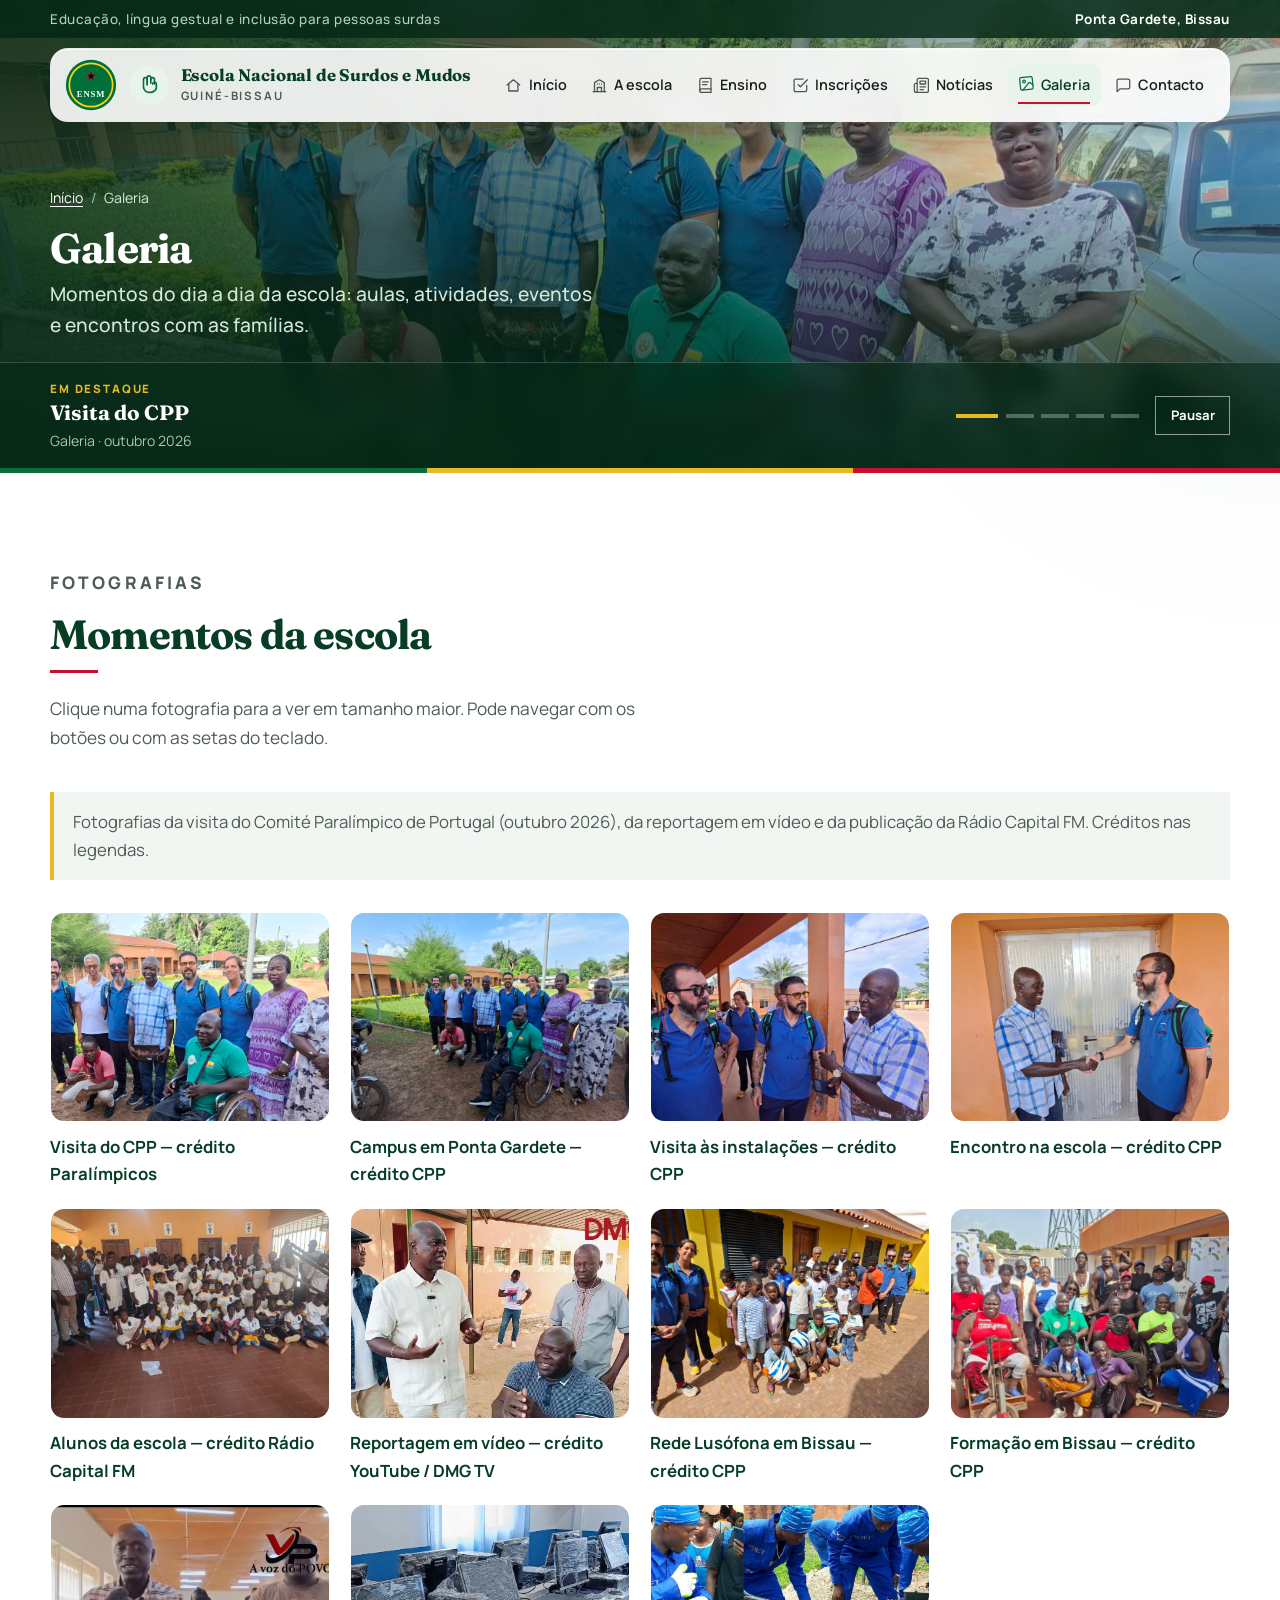
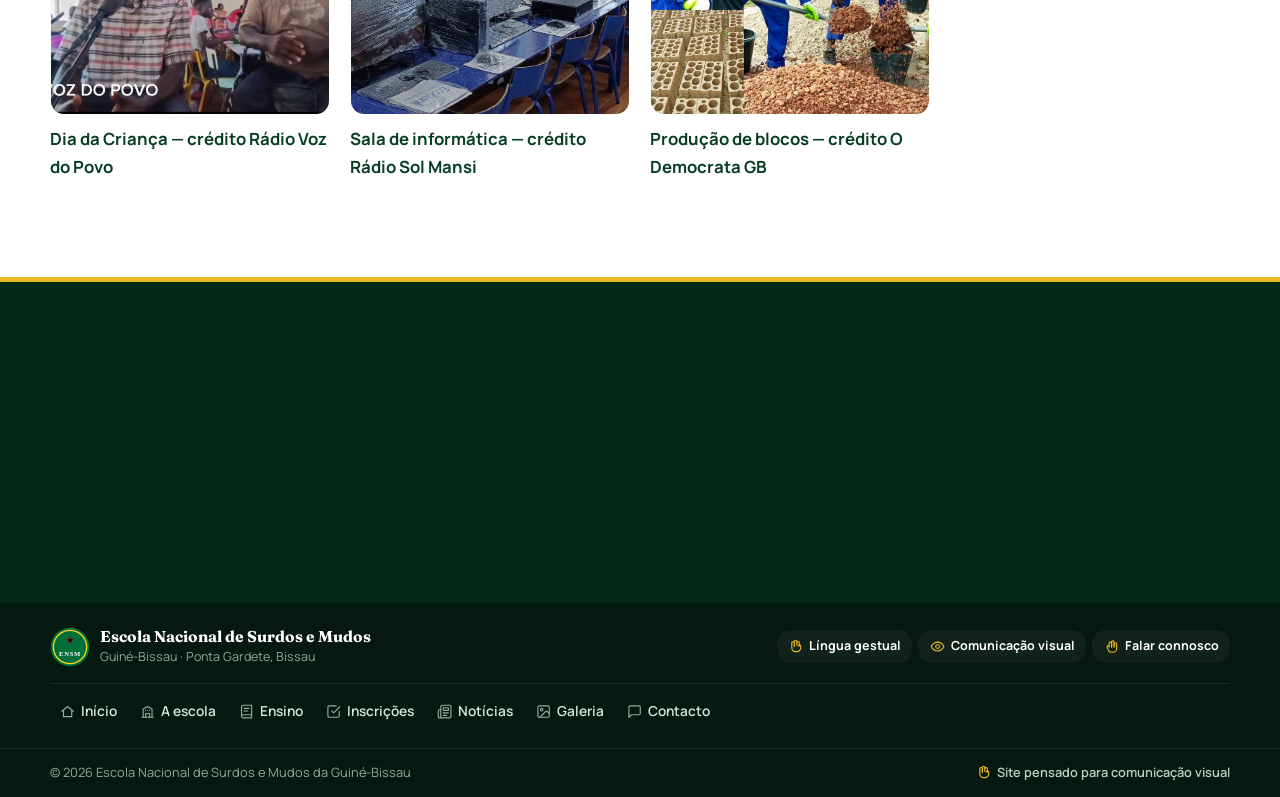
<file: galeria.html>
<!doctype html>
<html lang="pt-PT">
<head>
  <meta charset="utf-8">
  <meta name="viewport" content="width=device-width, initial-scale=1">
  <title>Galeria | Escola Nacional de Surdos e Mudos da Guiné-Bissau</title>
  <meta name="description" content="Fotografias das aulas, atividades, eventos e encontros com as famílias na Escola Nacional de Surdos e Mudos da Guiné-Bissau.">
  <link rel="icon" href="img/logo.svg" type="image/svg+xml">
  <link rel="preconnect" href="https://fonts.googleapis.com">
  <link rel="preconnect" href="https://fonts.gstatic.com" crossorigin>
  <link href="https://fonts.googleapis.com/css2?family=Fraunces:opsz,wght@9..144,500;9..144,700&family=Manrope:wght@400;500;600;700;800&display=swap" rel="stylesheet">
  <link rel="stylesheet" href="css/style.css?v=0.1">
</head>
<body>

  <a class="skip-link" href="#conteudo">Ir para o conteúdo principal</a>

  <div class="topbar">
    <div class="container">
      <span>Educação, língua gestual e inclusão para pessoas surdas</span>
      <span><a href="contacto.html">Ponta Gardete, Bissau</a></span>
    </div>
  </div>

  <header class="site-header">
    <div class="container header-inner">
      <a class="brand" href="index.html" aria-label="Escola Nacional de Surdos e Mudos da Guiné-Bissau, página inicial">
        <img src="img/logo.svg" alt="" width="56" height="56">
        <span class="brand-gesto" title="Língua gestual" aria-hidden="true"><svg class="ico" aria-hidden="true"><use href="img/icons.svg#ico-gesto"></use></svg></span>
        <span class="brand-text">
          <strong>Escola Nacional de Surdos e Mudos</strong>
          <small>Guiné-Bissau</small>
        </span>
      </a>

      <button class="nav-toggle" type="button" aria-expanded="false" aria-controls="menu">
        <span class="nav-toggle-barras" aria-hidden="true"><span></span><span></span><span></span></span>
        Menu
      </button>

      <nav id="menu" class="main-nav" aria-label="Principal">
        <ul>
          <li><a href="index.html"><svg class="ico" aria-hidden="true"><use href="img/icons.svg#ico-inicio"></use></svg> Início</a></li>
          <li><a href="sobre.html"><svg class="ico" aria-hidden="true"><use href="img/icons.svg#ico-escola"></use></svg> A escola</a></li>
          <li><a href="ensino.html"><svg class="ico" aria-hidden="true"><use href="img/icons.svg#ico-ensino"></use></svg> Ensino</a></li>
          <li><a href="inscricoes.html"><svg class="ico" aria-hidden="true"><use href="img/icons.svg#ico-inscricoes"></use></svg> Inscrições</a></li>
          <li><a href="noticias.html"><svg class="ico" aria-hidden="true"><use href="img/icons.svg#ico-noticias"></use></svg> Notícias</a></li>
          <li><a href="galeria.html" aria-current="page"><svg class="ico" aria-hidden="true"><use href="img/icons.svg#ico-galeria"></use></svg> Galeria</a></li>
          <li><a href="contacto.html"><svg class="ico" aria-hidden="true"><use href="img/icons.svg#ico-contacto"></use></svg> Contacto</a></li>
        </ul>
      </nav>
    </div>
  </header>

  <main id="conteudo">

    <section class="hero hero--pagina" aria-labelledby="titulo-galeria-pagina" data-hero-rotator>
      <div class="hero-slides" aria-hidden="true">
        <figure class="hero-slide is-active" data-titulo="Visita do CPP" data-meta="Galeria · outubro 2026" data-link="#titulo-fotografias">
          <img src="img/noticias/cpp-visita.jpg" alt="" width="1600" height="900">
        </figure>
        <figure class="hero-slide" data-titulo="Campus em imagens" data-meta="Galeria · outubro 2026" data-link="#titulo-fotografias">
          <img src="img/noticias/cpp-escola-1.jpg" alt="" width="1600" height="900">
        </figure>
        <figure class="hero-slide" data-titulo="Trabalho diário" data-meta="Galeria · outubro 2026" data-link="#titulo-fotografias">
          <img src="img/noticias/cpp-escola-3.jpg" alt="" width="1600" height="900">
        </figure>
        <figure class="hero-slide" data-titulo="Reportagem em vídeo" data-meta="Media" data-link="noticias.html#noticia-video">
          <img src="img/noticias/youtube-escola.jpg" alt="" width="1600" height="900">
        </figure>
        <figure class="hero-slide" data-titulo="Momentos da comunidade" data-meta="Galeria" data-link="#titulo-fotografias">
          <img src="img/noticias/cpp-escola-5.jpg" alt="" width="1600" height="900">
        </figure>
      </div>
      <div class="hero-shade" aria-hidden="true"></div>
      <div class="container hero-core">
        <nav class="breadcrumb breadcrumb--claro" aria-label="Caminho de navegação">
          <ol>
            <li><a href="index.html">Início</a></li>
            <li>Galeria</li>
          </ol>
        </nav>
        <h1 id="titulo-galeria-pagina">Galeria</h1>
        <p class="lead">Momentos do dia a dia da escola: aulas, atividades, eventos e encontros com as famílias.</p>
      </div>
      <div class="hero-rail">
        <div class="container hero-rail-inner">
          <div class="hero-news" aria-live="polite">
            <span class="hero-news-label">Em destaque</span>
            <a class="hero-news-titulo" href="#titulo-fotografias">Visita do CPP</a>
            <span class="hero-news-meta">Galeria · outubro 2026</span>
          </div>
          <div class="hero-controls">
            <div class="hero-dots" role="tablist" aria-label="Imagens da galeria"></div>
            <button class="hero-pausa" type="button" hidden>Pausar</button>
          </div>
        </div>
      </div>
    </section>
    <div class="stripe" aria-hidden="true"></div>

    <section class="section" aria-labelledby="titulo-fotografias">
      <div class="container">
        <div class="section-head">
          <p class="eyebrow">Fotografias</p>
          <h2 id="titulo-fotografias">Momentos da escola</h2>
          <p>Clique numa fotografia para a ver em tamanho maior. Pode navegar com os botões ou com as setas do teclado.</p>
        </div>

        <p class="nota-destaque">Fotografias da visita do Comité Paralímpico de Portugal (outubro 2026), da reportagem em vídeo e da publicação da Rádio Capital FM. Créditos nas legendas.</p>

        <ul class="galeria">
          <li>
            <figure class="galeria-item">
              <a href="img/noticias/cpp-visita.jpg">
                <img src="img/noticias/cpp-visita.jpg" alt="Grupo da visita do Comité Paralímpico de Portugal à escola" width="800" height="600" loading="lazy">
              </a>
              <figcaption>Visita do CPP — crédito Paralímpicos</figcaption>
            </figure>
          </li>
          <li>
            <figure class="galeria-item">
              <a href="img/noticias/cpp-escola-1.jpg">
                <img src="img/noticias/cpp-escola-1.jpg" alt="Delegação e equipa no campus da escola" width="800" height="600" loading="lazy">
              </a>
              <figcaption>Campus em Ponta Gardete — crédito CPP</figcaption>
            </figure>
          </li>
          <li>
            <figure class="galeria-item">
              <a href="img/noticias/cpp-escola-3.jpg">
                <img src="img/noticias/cpp-escola-3.jpg" alt="Momento da visita às instalações" width="800" height="600" loading="lazy">
              </a>
              <figcaption>Visita às instalações — crédito CPP</figcaption>
            </figure>
          </li>
          <li>
            <figure class="galeria-item">
              <a href="img/noticias/cpp-escola-2.jpg">
                <img src="img/noticias/cpp-escola-2.jpg" alt="Encontro durante a visita à escola" width="800" height="600" loading="lazy">
              </a>
              <figcaption>Encontro na escola — crédito CPP</figcaption>
            </figure>
          </li>
          <li>
            <figure class="galeria-item">
              <a href="img/noticias/capital-fm.jpg">
                <img src="img/noticias/capital-fm.jpg" alt="Alunos da escola numa fotografia de grupo" width="800" height="600" loading="lazy">
              </a>
              <figcaption>Alunos da escola — crédito Rádio Capital FM</figcaption>
            </figure>
          </li>
          <li>
            <figure class="galeria-item">
              <a href="img/noticias/youtube-escola.jpg">
                <img src="img/noticias/youtube-escola.jpg" alt="Imagem da reportagem em vídeo na escola" width="800" height="600" loading="lazy">
              </a>
              <figcaption>Reportagem em vídeo — crédito YouTube / DMG TV</figcaption>
            </figure>
          </li>
          <li>
            <figure class="galeria-item">
              <a href="img/noticias/cpp-escola-5.jpg">
                <img src="img/noticias/cpp-escola-5.jpg" alt="Atividade no âmbito da Rede Lusófona" width="800" height="600" loading="lazy">
              </a>
              <figcaption>Rede Lusófona em Bissau — crédito CPP</figcaption>
            </figure>
          </li>
          <li>
            <figure class="galeria-item">
              <a href="img/noticias/cpp-formacao.jpg">
                <img src="img/noticias/cpp-formacao.jpg" alt="Ação de formação da Rede Lusófona de Mentoria Paralímpica" width="800" height="600" loading="lazy">
              </a>
              <figcaption>Formação em Bissau — crédito CPP</figcaption>
            </figure>
          </li>
          <li>
            <figure class="galeria-item">
              <a href="img/noticias/dia-crianca.jpg">
                <img src="img/noticias/dia-crianca.jpg" alt="Celebração do Dia Internacional da Criança na escola" width="800" height="600" loading="lazy">
              </a>
              <figcaption>Dia da Criança — crédito Rádio Voz do Povo</figcaption>
            </figure>
          </li>
          <li>
            <figure class="galeria-item">
              <a href="img/noticias/ecobank-informatica.jpg">
                <img src="img/noticias/ecobank-informatica.jpg" alt="Sala de informática reabilitada pela Ecobank" width="800" height="600" loading="lazy">
              </a>
              <figcaption>Sala de informática — crédito Rádio Sol Mansi</figcaption>
            </figure>
          </li>
          <li>
            <figure class="galeria-item">
              <a href="img/noticias/blocos-democrata.jpg">
                <img src="img/noticias/blocos-democrata.jpg" alt="Inauguração do projeto de produção de blocos" width="800" height="600" loading="lazy">
              </a>
              <figcaption>Produção de blocos — crédito O Democrata GB</figcaption>
            </figure>
          </li>
        </ul>

        <dialog id="visor" class="visor" aria-label="Fotografia ampliada">
          <div class="visor-conteudo">
            <div class="visor-topo">
              <span id="visor-contagem" class="visor-contagem"></span>
              <button type="button" class="visor-botao" data-visor="fechar">Fechar</button>
            </div>
            <img id="visor-imagem" src="img/noticias/cpp-visita.jpg" alt="" width="800" height="600">
            <p id="visor-legenda"></p>
            <div class="visor-controlos">
              <button type="button" class="visor-botao" data-visor="anterior">← Anterior</button>
              <button type="button" class="visor-botao" data-visor="seguinte">Seguinte →</button>
            </div>
          </div>
        </dialog>
      </div>
    </section>

    <section class="cta" aria-labelledby="titulo-cta-galeria">
      <div class="container">
        <h2 id="titulo-cta-galeria">Mais sobre a escola</h2>
        <p>Veja a história, os projetos e as notícias publicadas sobre a escola.</p>
        <a class="btn btn-amarelo" href="sobre.html">A escola</a>
      </div>
    </section>

  </main>

  <footer class="site-footer">
    <div class="container footer-main">
      <div class="footer-top">
        <div class="footer-brand">
          <img src="img/logo.svg" alt="" width="40" height="40">
          <div>
            <strong>Escola Nacional de Surdos e Mudos</strong>
            <span>Guiné-Bissau · Ponta Gardete, Bissau</span>
          </div>
        </div>
        <div class="footer-gesto" aria-label="Comunicação visual">
          <a class="footer-gesto-item" href="sobre.html"><svg class="ico" aria-hidden="true"><use href="img/icons.svg#ico-gesto"></use></svg> Língua gestual</a>
          <a class="footer-gesto-item" href="ensino.html"><svg class="ico" aria-hidden="true"><use href="img/icons.svg#ico-olho"></use></svg> Comunicação visual</a>
          <a class="footer-gesto-item" href="contacto.html"><svg class="ico" aria-hidden="true"><use href="img/icons.svg#ico-maos"></use></svg> Falar connosco</a>
        </div>
      </div>
      <ul class="footer-nav" aria-label="Rodapé">
        <li><a href="index.html"><svg class="ico" aria-hidden="true"><use href="img/icons.svg#ico-inicio"></use></svg> Início</a></li>
        <li><a href="sobre.html"><svg class="ico" aria-hidden="true"><use href="img/icons.svg#ico-escola"></use></svg> A escola</a></li>
        <li><a href="ensino.html"><svg class="ico" aria-hidden="true"><use href="img/icons.svg#ico-ensino"></use></svg> Ensino</a></li>
        <li><a href="inscricoes.html"><svg class="ico" aria-hidden="true"><use href="img/icons.svg#ico-inscricoes"></use></svg> Inscrições</a></li>
        <li><a href="noticias.html"><svg class="ico" aria-hidden="true"><use href="img/icons.svg#ico-noticias"></use></svg> Notícias</a></li>
        <li><a href="galeria.html"><svg class="ico" aria-hidden="true"><use href="img/icons.svg#ico-galeria"></use></svg> Galeria</a></li>
        <li><a href="contacto.html"><svg class="ico" aria-hidden="true"><use href="img/icons.svg#ico-contacto"></use></svg> Contacto</a></li>
      </ul>
    </div>
    <div class="footer-bottom">
      <div class="container">
        <p>© <span id="ano">2026</span> Escola Nacional de Surdos e Mudos da Guiné-Bissau</p>
        <p class="footer-sinal"><svg class="ico" aria-hidden="true"><use href="img/icons.svg#ico-gesto"></use></svg> Site pensado para comunicação visual</p>
      </div>
    </div>
  </footer>

  <script src="js/main.js?v=0.1"></script>
</body>
</html>
</file>
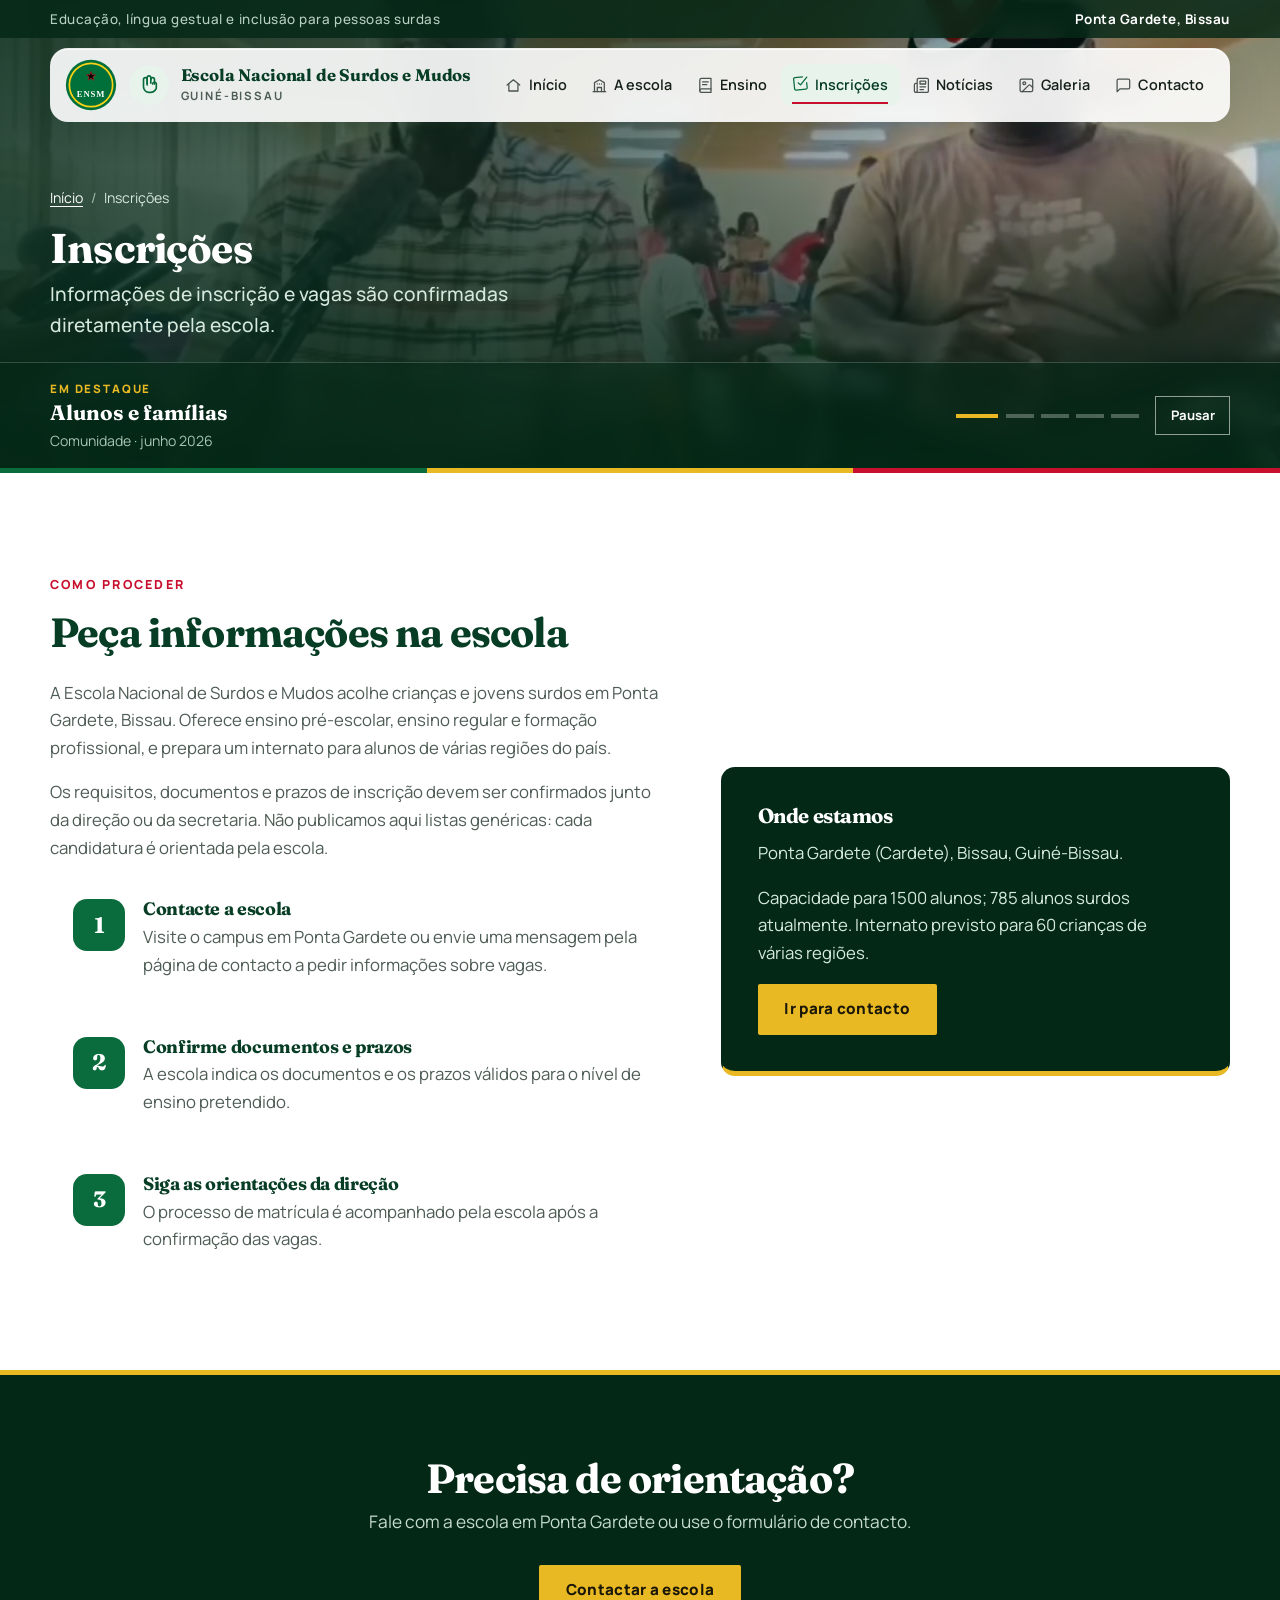
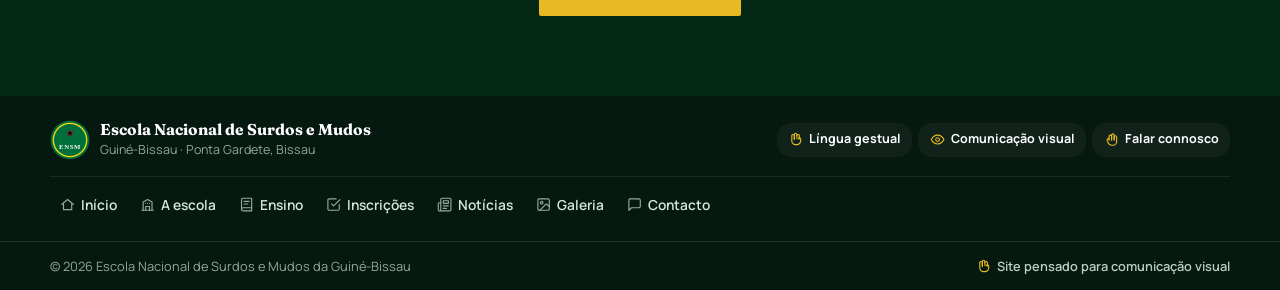
<file: inscricoes.html>
<!doctype html>
<html lang="pt-PT">
<head>
  <meta charset="utf-8">
  <meta name="viewport" content="width=device-width, initial-scale=1">
  <title>Inscrições | Escola Nacional de Surdos e Mudos da Guiné-Bissau</title>
  <meta name="description" content="Como pedir informações de inscrição na Escola Nacional de Surdos e Mudos da Guiné-Bissau, em Ponta Gardete, Bissau.">
  <link rel="icon" href="img/logo.svg" type="image/svg+xml">
  <link rel="preconnect" href="https://fonts.googleapis.com">
  <link rel="preconnect" href="https://fonts.gstatic.com" crossorigin>
  <link href="https://fonts.googleapis.com/css2?family=Fraunces:opsz,wght@9..144,500;9..144,700&family=Manrope:wght@400;500;600;700;800&display=swap" rel="stylesheet">
  <link rel="stylesheet" href="css/style.css?v=0.1">
</head>
<body>

  <a class="skip-link" href="#conteudo">Ir para o conteúdo principal</a>

  <div class="topbar">
    <div class="container">
      <span>Educação, língua gestual e inclusão para pessoas surdas</span>
      <span><a href="contacto.html">Ponta Gardete, Bissau</a></span>
    </div>
  </div>

  <header class="site-header">
    <div class="container header-inner">
      <a class="brand" href="index.html" aria-label="Escola Nacional de Surdos e Mudos da Guiné-Bissau, página inicial">
        <img src="img/logo.svg" alt="" width="56" height="56">
        <span class="brand-gesto" title="Língua gestual" aria-hidden="true"><svg class="ico" aria-hidden="true"><use href="img/icons.svg#ico-gesto"></use></svg></span>
        <span class="brand-text">
          <strong>Escola Nacional de Surdos e Mudos</strong>
          <small>Guiné-Bissau</small>
        </span>
      </a>

      <button class="nav-toggle" type="button" aria-expanded="false" aria-controls="menu">
        <span class="nav-toggle-barras" aria-hidden="true"><span></span><span></span><span></span></span>
        Menu
      </button>

      <nav id="menu" class="main-nav" aria-label="Principal">
        <ul>
          <li><a href="index.html"><svg class="ico" aria-hidden="true"><use href="img/icons.svg#ico-inicio"></use></svg> Início</a></li>
          <li><a href="sobre.html"><svg class="ico" aria-hidden="true"><use href="img/icons.svg#ico-escola"></use></svg> A escola</a></li>
          <li><a href="ensino.html"><svg class="ico" aria-hidden="true"><use href="img/icons.svg#ico-ensino"></use></svg> Ensino</a></li>
          <li><a href="inscricoes.html" aria-current="page"><svg class="ico" aria-hidden="true"><use href="img/icons.svg#ico-inscricoes"></use></svg> Inscrições</a></li>
          <li><a href="noticias.html"><svg class="ico" aria-hidden="true"><use href="img/icons.svg#ico-noticias"></use></svg> Notícias</a></li>
          <li><a href="galeria.html"><svg class="ico" aria-hidden="true"><use href="img/icons.svg#ico-galeria"></use></svg> Galeria</a></li>
          <li><a href="contacto.html"><svg class="ico" aria-hidden="true"><use href="img/icons.svg#ico-contacto"></use></svg> Contacto</a></li>
        </ul>
      </nav>
    </div>
  </header>

  <main id="conteudo">

    <section class="hero hero--pagina" aria-labelledby="titulo-inscricoes-pagina" data-hero-rotator>
      <div class="hero-slides" aria-hidden="true">
        <figure class="hero-slide is-active" data-titulo="Alunos e famílias" data-meta="Comunidade · junho 2026" data-link="noticias.html#noticia-dia-crianca">
          <img src="img/noticias/dia-crianca.jpg" alt="" width="1600" height="900">
        </figure>
        <figure class="hero-slide" data-titulo="Acolher no campus" data-meta="Inscrições · Ponta Gardete" data-link="#titulo-inscricao">
          <img src="img/noticias/cpp-escola-2.jpg" alt="" width="1600" height="900">
        </figure>
        <figure class="hero-slide" data-titulo="Vida escolar" data-meta="Comunidade" data-link="noticias.html#noticia-capital">
          <img src="img/noticias/capital-fm.jpg" alt="" width="1600" height="900">
        </figure>
        <figure class="hero-slide" data-titulo="Espaços para aprender" data-meta="Escola · outubro 2026" data-link="sobre.html">
          <img src="img/noticias/cpp-escola-6.jpg" alt="" width="1600" height="900">
        </figure>
        <figure class="hero-slide" data-titulo="Contactar a escola" data-meta="Inscrições" data-link="contacto.html">
          <img src="img/noticias/cpp-visita.jpg" alt="" width="1600" height="900">
        </figure>
      </div>
      <div class="hero-shade" aria-hidden="true"></div>
      <div class="container hero-core">
        <nav class="breadcrumb breadcrumb--claro" aria-label="Caminho de navegação">
          <ol>
            <li><a href="index.html">Início</a></li>
            <li>Inscrições</li>
          </ol>
        </nav>
        <h1 id="titulo-inscricoes-pagina">Inscrições</h1>
        <p class="lead">Informações de inscrição e vagas são confirmadas diretamente pela escola.</p>
      </div>
      <div class="hero-rail">
        <div class="container hero-rail-inner">
          <div class="hero-news" aria-live="polite">
            <span class="hero-news-label">Em destaque</span>
            <a class="hero-news-titulo" href="noticias.html#noticia-dia-crianca">Alunos e famílias</a>
            <span class="hero-news-meta">Comunidade · junho 2026</span>
          </div>
          <div class="hero-controls">
            <div class="hero-dots" role="tablist" aria-label="Imagens das inscrições"></div>
            <button class="hero-pausa" type="button" hidden>Pausar</button>
          </div>
        </div>
      </div>
    </section>
    <div class="stripe" aria-hidden="true"></div>

    <section class="section" aria-labelledby="titulo-inscricao">
      <div class="container split">
        <div>
          <p class="eyebrow">Como proceder</p>
          <h2 id="titulo-inscricao">Peça informações na escola</h2>
          <p class="texto-suave">A Escola Nacional de Surdos e Mudos acolhe crianças e jovens surdos em Ponta Gardete, Bissau. Oferece ensino pré-escolar, ensino regular e formação profissional, e prepara um internato para alunos de várias regiões do país.</p>
          <p class="texto-suave">Os requisitos, documentos e prazos de inscrição devem ser confirmados junto da direção ou da secretaria. Não publicamos aqui listas genéricas: cada candidatura é orientada pela escola.</p>
          <ol class="passos">
            <li>
              <div>
                <h3>Contacte a escola</h3>
                <p>Visite o campus em Ponta Gardete ou envie uma mensagem pela página de contacto a pedir informações sobre vagas.</p>
              </div>
            </li>
            <li>
              <div>
                <h3>Confirme documentos e prazos</h3>
                <p>A escola indica os documentos e os prazos válidos para o nível de ensino pretendido.</p>
              </div>
            </li>
            <li>
              <div>
                <h3>Siga as orientações da direção</h3>
                <p>O processo de matrícula é acompanhado pela escola após a confirmação das vagas.</p>
              </div>
            </li>
          </ol>
        </div>

        <aside class="painel">
          <h3>Onde estamos</h3>
          <p>Ponta Gardete (Cardete), Bissau, Guiné-Bissau.</p>
          <p>Capacidade para 1500 alunos; 785 alunos surdos atualmente. Internato previsto para 60 crianças de várias regiões.</p>
          <a class="btn btn-amarelo" href="contacto.html">Ir para contacto</a>
        </aside>
      </div>
    </section>

    <section class="cta" aria-labelledby="titulo-cta-insc">
      <div class="container">
        <h2 id="titulo-cta-insc">Precisa de orientação?</h2>
        <p>Fale com a escola em Ponta Gardete ou use o formulário de contacto.</p>
        <a class="btn btn-amarelo" href="contacto.html">Contactar a escola</a>
      </div>
    </section>

  </main>

  <footer class="site-footer">
    <div class="container footer-main">
      <div class="footer-top">
        <div class="footer-brand">
          <img src="img/logo.svg" alt="" width="40" height="40">
          <div>
            <strong>Escola Nacional de Surdos e Mudos</strong>
            <span>Guiné-Bissau · Ponta Gardete, Bissau</span>
          </div>
        </div>
        <div class="footer-gesto" aria-label="Comunicação visual">
          <a class="footer-gesto-item" href="sobre.html"><svg class="ico" aria-hidden="true"><use href="img/icons.svg#ico-gesto"></use></svg> Língua gestual</a>
          <a class="footer-gesto-item" href="ensino.html"><svg class="ico" aria-hidden="true"><use href="img/icons.svg#ico-olho"></use></svg> Comunicação visual</a>
          <a class="footer-gesto-item" href="contacto.html"><svg class="ico" aria-hidden="true"><use href="img/icons.svg#ico-maos"></use></svg> Falar connosco</a>
        </div>
      </div>
      <ul class="footer-nav" aria-label="Rodapé">
        <li><a href="index.html"><svg class="ico" aria-hidden="true"><use href="img/icons.svg#ico-inicio"></use></svg> Início</a></li>
        <li><a href="sobre.html"><svg class="ico" aria-hidden="true"><use href="img/icons.svg#ico-escola"></use></svg> A escola</a></li>
        <li><a href="ensino.html"><svg class="ico" aria-hidden="true"><use href="img/icons.svg#ico-ensino"></use></svg> Ensino</a></li>
        <li><a href="inscricoes.html"><svg class="ico" aria-hidden="true"><use href="img/icons.svg#ico-inscricoes"></use></svg> Inscrições</a></li>
        <li><a href="noticias.html"><svg class="ico" aria-hidden="true"><use href="img/icons.svg#ico-noticias"></use></svg> Notícias</a></li>
        <li><a href="galeria.html"><svg class="ico" aria-hidden="true"><use href="img/icons.svg#ico-galeria"></use></svg> Galeria</a></li>
        <li><a href="contacto.html"><svg class="ico" aria-hidden="true"><use href="img/icons.svg#ico-contacto"></use></svg> Contacto</a></li>
      </ul>
    </div>
    <div class="footer-bottom">
      <div class="container">
        <p>© <span id="ano">2026</span> Escola Nacional de Surdos e Mudos da Guiné-Bissau</p>
        <p class="footer-sinal"><svg class="ico" aria-hidden="true"><use href="img/icons.svg#ico-gesto"></use></svg> Site pensado para comunicação visual</p>
      </div>
    </div>
  </footer>

  <script src="js/main.js?v=0.1"></script>
</body>
</html>
</file>
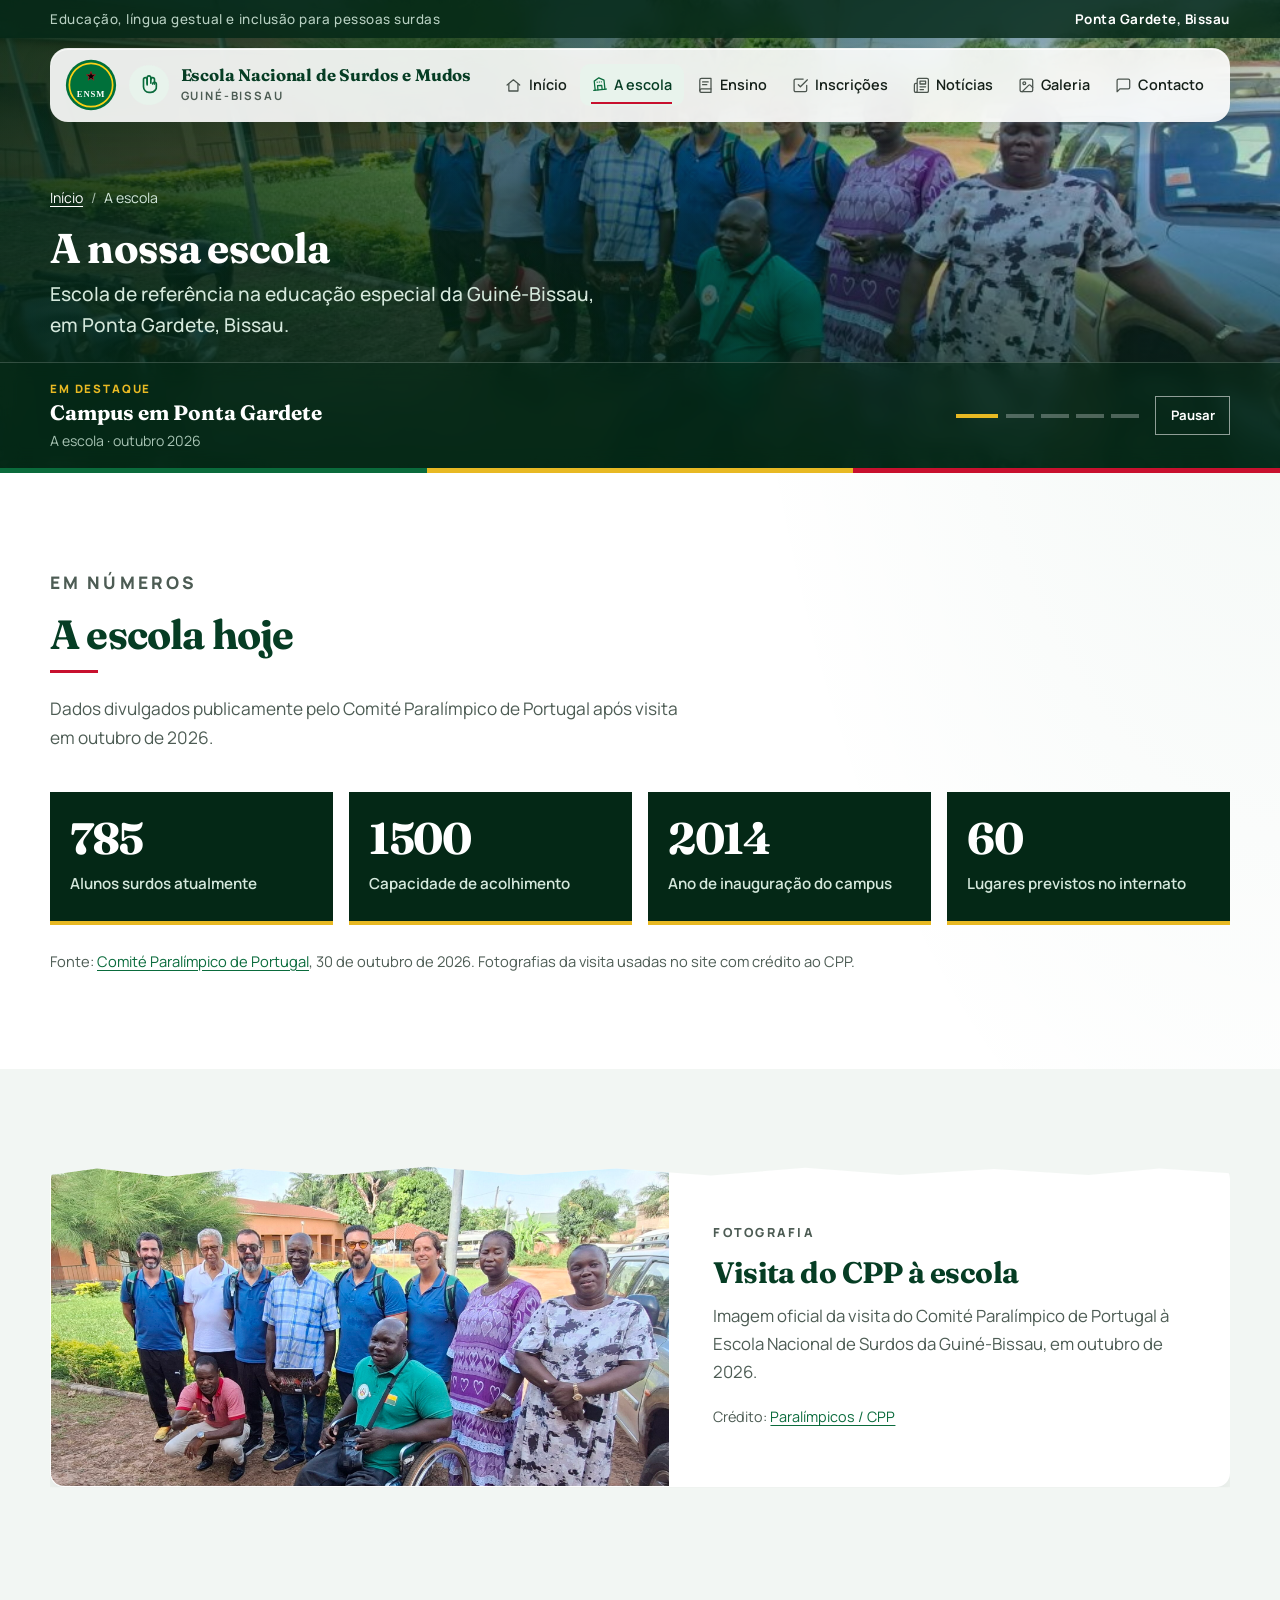
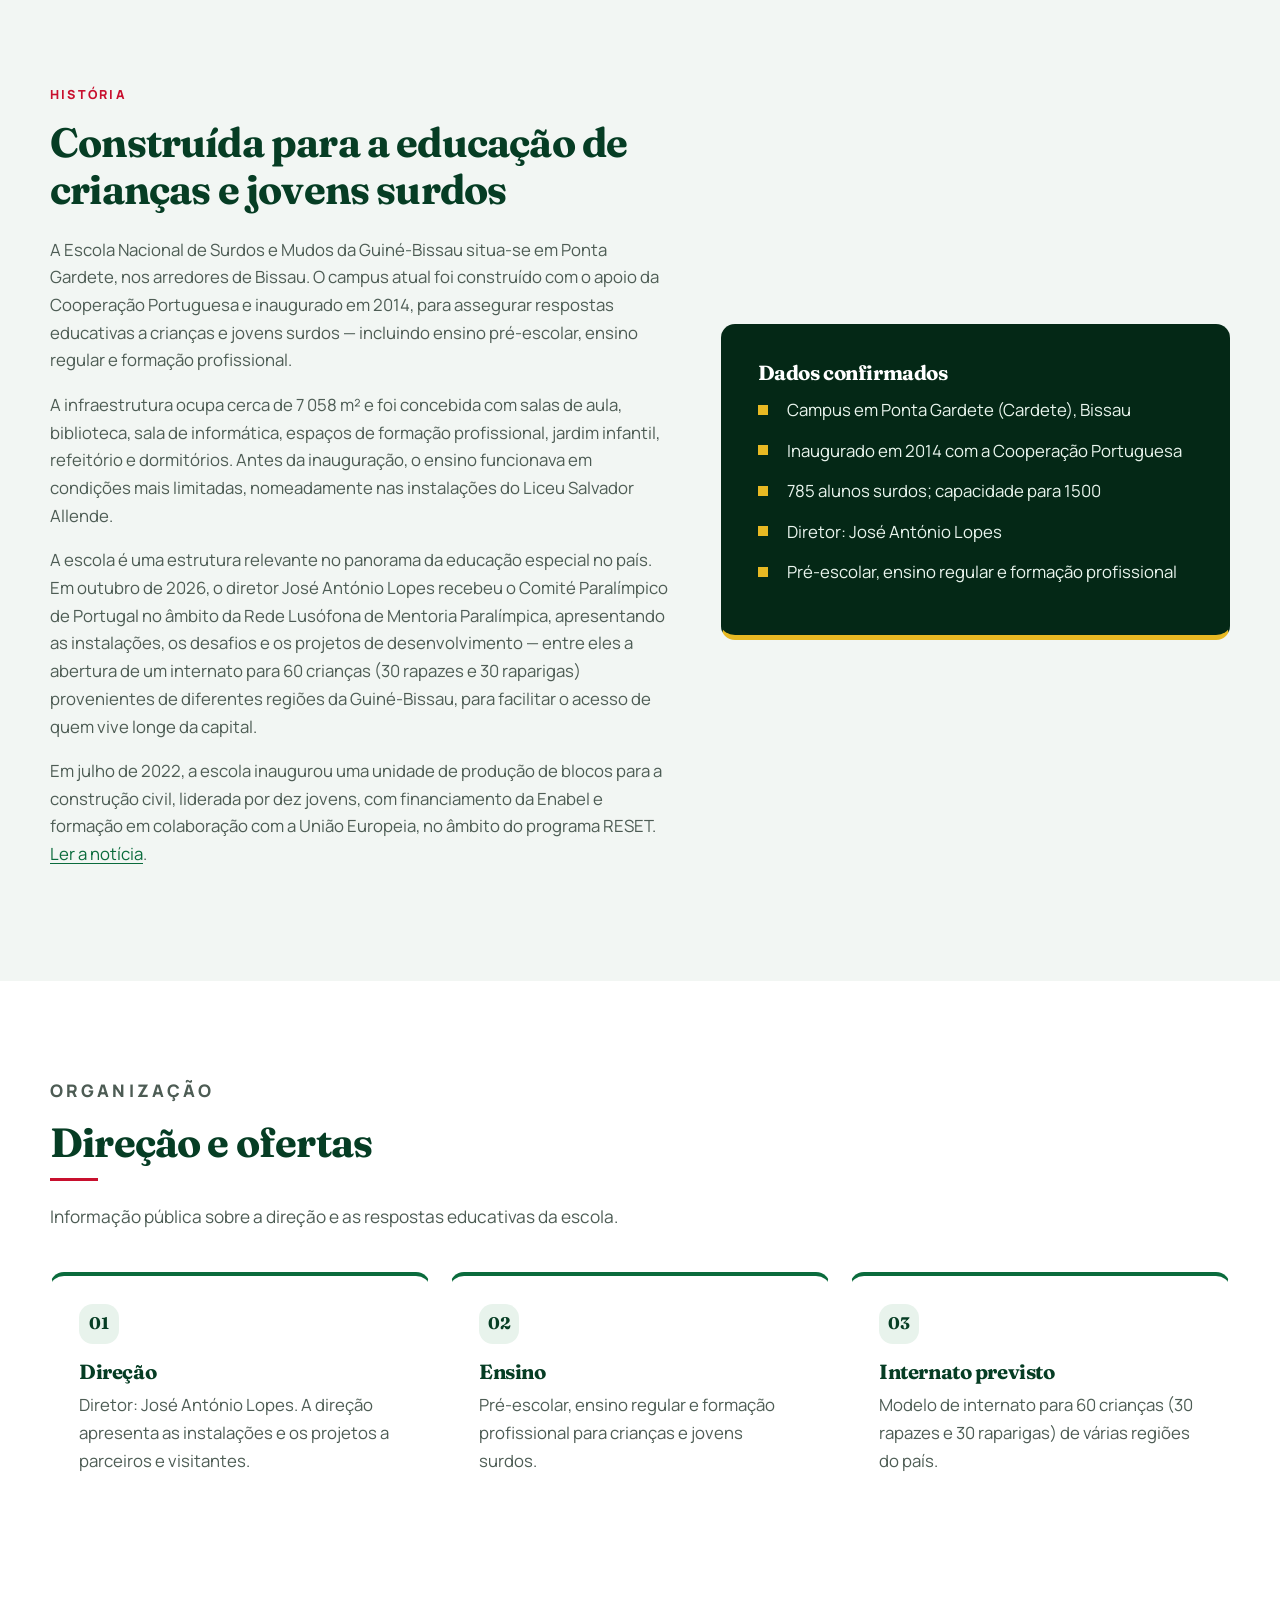
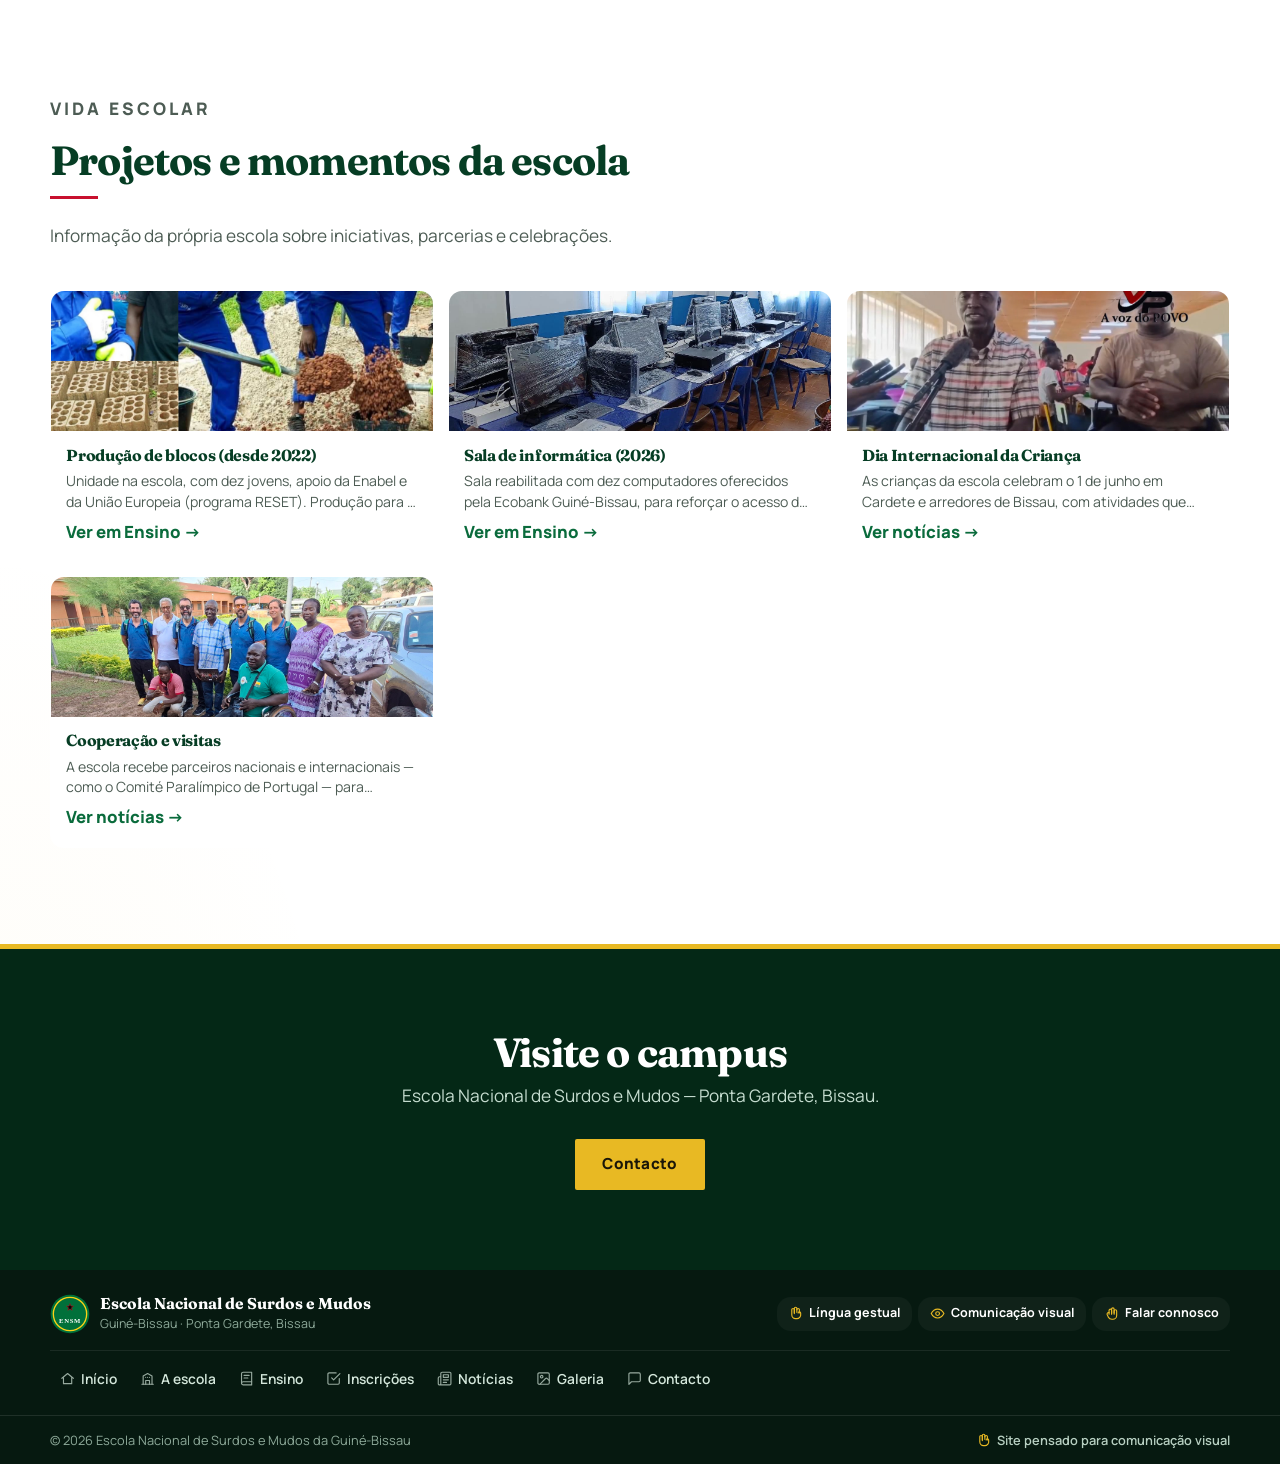
<file: sobre.html>
<!doctype html>
<html lang="pt-PT">
<head>
  <meta charset="utf-8">
  <meta name="viewport" content="width=device-width, initial-scale=1">
  <title>A escola | Escola Nacional de Surdos e Mudos da Guiné-Bissau</title>
  <meta name="description" content="Conheça a história, a missão, a visão e os valores da Escola Nacional de Surdos e Mudos da Guiné-Bissau.">
  <link rel="icon" href="img/logo.svg" type="image/svg+xml">
  <link rel="preconnect" href="https://fonts.googleapis.com">
  <link rel="preconnect" href="https://fonts.gstatic.com" crossorigin>
  <link href="https://fonts.googleapis.com/css2?family=Fraunces:opsz,wght@9..144,500;9..144,700&family=Manrope:wght@400;500;600;700;800&display=swap" rel="stylesheet">
  <link rel="stylesheet" href="css/style.css?v=0.1">
</head>
<body>

  <a class="skip-link" href="#conteudo">Ir para o conteúdo principal</a>

  <div class="topbar">
    <div class="container">
      <span>Educação, língua gestual e inclusão para pessoas surdas</span>
      <span><a href="contacto.html">Ponta Gardete, Bissau</a></span>
    </div>
  </div>

  <header class="site-header">
    <div class="container header-inner">
      <a class="brand" href="index.html" aria-label="Escola Nacional de Surdos e Mudos da Guiné-Bissau, página inicial">
        <img src="img/logo.svg" alt="" width="56" height="56">
        <span class="brand-gesto" title="Língua gestual" aria-hidden="true"><svg class="ico" aria-hidden="true"><use href="img/icons.svg#ico-gesto"></use></svg></span>
        <span class="brand-text">
          <strong>Escola Nacional de Surdos e Mudos</strong>
          <small>Guiné-Bissau</small>
        </span>
      </a>

      <button class="nav-toggle" type="button" aria-expanded="false" aria-controls="menu">
        <span class="nav-toggle-barras" aria-hidden="true"><span></span><span></span><span></span></span>
        Menu
      </button>

      <nav id="menu" class="main-nav" aria-label="Principal">
        <ul>
          <li><a href="index.html"><svg class="ico" aria-hidden="true"><use href="img/icons.svg#ico-inicio"></use></svg> Início</a></li>
          <li><a href="sobre.html" aria-current="page"><svg class="ico" aria-hidden="true"><use href="img/icons.svg#ico-escola"></use></svg> A escola</a></li>
          <li><a href="ensino.html"><svg class="ico" aria-hidden="true"><use href="img/icons.svg#ico-ensino"></use></svg> Ensino</a></li>
          <li><a href="inscricoes.html"><svg class="ico" aria-hidden="true"><use href="img/icons.svg#ico-inscricoes"></use></svg> Inscrições</a></li>
          <li><a href="noticias.html"><svg class="ico" aria-hidden="true"><use href="img/icons.svg#ico-noticias"></use></svg> Notícias</a></li>
          <li><a href="galeria.html"><svg class="ico" aria-hidden="true"><use href="img/icons.svg#ico-galeria"></use></svg> Galeria</a></li>
          <li><a href="contacto.html"><svg class="ico" aria-hidden="true"><use href="img/icons.svg#ico-contacto"></use></svg> Contacto</a></li>
        </ul>
      </nav>
    </div>
  </header>

  <main id="conteudo">

    <section class="hero hero--pagina" aria-labelledby="titulo-sobre-pagina" data-hero-rotator>
      <div class="hero-slides" aria-hidden="true">
        <figure class="hero-slide is-active" data-titulo="Campus em Ponta Gardete" data-meta="A escola · outubro 2026" data-link="#titulo-factos">
          <img src="img/noticias/cpp-escola-1.jpg" alt="" width="1600" height="900">
        </figure>
        <figure class="hero-slide" data-titulo="Comunidade escolar" data-meta="Escola · outubro 2026" data-link="#titulo-factos">
          <img src="img/noticias/cpp-escola-2.jpg" alt="" width="1600" height="900">
        </figure>
        <figure class="hero-slide" data-titulo="Instalações e vida no campus" data-meta="Escola · outubro 2026" data-link="galeria.html">
          <img src="img/noticias/cpp-escola-3.jpg" alt="" width="1600" height="900">
        </figure>
        <figure class="hero-slide" data-titulo="Espaços de aprendizagem" data-meta="Escola · outubro 2026" data-link="ensino.html">
          <img src="img/noticias/cpp-escola-4.jpg" alt="" width="1600" height="900">
        </figure>
        <figure class="hero-slide" data-titulo="Visita — uma lição de vida" data-meta="Media · Capital FM" data-link="noticias.html#noticia-capital">
          <img src="img/noticias/capital-fm.jpg" alt="" width="1600" height="900">
        </figure>
      </div>
      <div class="hero-shade" aria-hidden="true"></div>
      <div class="container hero-core">
        <nav class="breadcrumb breadcrumb--claro" aria-label="Caminho de navegação">
          <ol>
            <li><a href="index.html">Início</a></li>
            <li>A escola</li>
          </ol>
        </nav>
        <h1 id="titulo-sobre-pagina">A nossa escola</h1>
        <p class="lead">Escola de referência na educação especial da Guiné-Bissau, em Ponta Gardete, Bissau.</p>
      </div>
      <div class="hero-rail">
        <div class="container hero-rail-inner">
          <div class="hero-news" aria-live="polite">
            <span class="hero-news-label">Em destaque</span>
            <a class="hero-news-titulo" href="#titulo-factos">Campus em Ponta Gardete</a>
            <span class="hero-news-meta">A escola · outubro 2026</span>
          </div>
          <div class="hero-controls">
            <div class="hero-dots" role="tablist" aria-label="Imagens da escola"></div>
            <button class="hero-pausa" type="button" hidden>Pausar</button>
          </div>
        </div>
      </div>
    </section>
    <div class="stripe" aria-hidden="true"></div>

    <!-- Factos em destaque -->
    <section class="section section-factos" aria-labelledby="titulo-factos">
      <div class="container">
        <div class="section-head">
          <p class="eyebrow">Em números</p>
          <h2 id="titulo-factos">A escola hoje</h2>
          <p>Dados divulgados publicamente pelo Comité Paralímpico de Portugal após visita em outubro de 2026.</p>
        </div>
        <ul class="factos-grid">
          <li>
            <strong>785</strong>
            <span>Alunos surdos atualmente</span>
          </li>
          <li>
            <strong>1500</strong>
            <span>Capacidade de acolhimento</span>
          </li>
          <li>
            <strong>2014</strong>
            <span>Ano de inauguração do campus</span>
          </li>
          <li>
            <strong>60</strong>
            <span>Lugares previstos no internato</span>
          </li>
        </ul>
        <p class="fonte fonte--bloco">Fonte: <a href="https://paralimpicos.pt/blog/2026/10/30/cpp-visita-escola-nacional-de-surdos-da-guine-bissau/">Comité Paralímpico de Portugal</a>, 30 de outubro de 2026. Fotografias da visita usadas no site com crédito ao CPP.</p>
      </div>
    </section>

    <section class="section section-alt" aria-label="Fotografias da escola">
      <div class="container">
        <div class="destaque-noticia">
          <div class="destaque-foto">
            <img src="img/noticias/cpp-visita.jpg" alt="Grupo da visita do Comité Paralímpico de Portugal à Escola Nacional de Surdos" width="900" height="480" loading="lazy">
          </div>
          <div class="destaque-corpo">
            <p class="eyebrow">Fotografia</p>
            <h3>Visita do CPP à escola</h3>
            <p>Imagem oficial da visita do Comité Paralímpico de Portugal à Escola Nacional de Surdos da Guiné-Bissau, em outubro de 2026.</p>
            <p class="fonte">Crédito: <a href="https://paralimpicos.pt/blog/2026/10/30/cpp-visita-escola-nacional-de-surdos-da-guine-bissau/">Paralímpicos / CPP</a></p>
          </div>
        </div>
      </div>
    </section>

    <!-- História -->
    <section class="section section-alt" aria-labelledby="titulo-historia">
      <div class="container split">
        <div>
          <p class="eyebrow">História</p>
          <h2 id="titulo-historia">Construída para a educação de crianças e jovens surdos</h2>
          <p class="texto-suave">A Escola Nacional de Surdos e Mudos da Guiné-Bissau situa-se em Ponta Gardete, nos arredores de Bissau. O campus atual foi construído com o apoio da Cooperação Portuguesa e inaugurado em 2014, para assegurar respostas educativas a crianças e jovens surdos — incluindo ensino pré-escolar, ensino regular e formação profissional.</p>
          <p class="texto-suave">A infraestrutura ocupa cerca de 7&nbsp;058&nbsp;m² e foi concebida com salas de aula, biblioteca, sala de informática, espaços de formação profissional, jardim infantil, refeitório e dormitórios. Antes da inauguração, o ensino funcionava em condições mais limitadas, nomeadamente nas instalações do Liceu Salvador Allende.</p>
          <p class="texto-suave">A escola é uma estrutura relevante no panorama da educação especial no país. Em outubro de 2026, o diretor José António Lopes recebeu o Comité Paralímpico de Portugal no âmbito da Rede Lusófona de Mentoria Paralímpica, apresentando as instalações, os desafios e os projetos de desenvolvimento — entre eles a abertura de um internato para 60 crianças (30 rapazes e 30 raparigas) provenientes de diferentes regiões da Guiné-Bissau, para facilitar o acesso de quem vive longe da capital.</p>
          <p class="texto-suave">Em julho de 2022, a escola inaugurou uma unidade de produção de blocos para a construção civil, liderada por dez jovens, com financiamento da Enabel e formação em colaboração com a União Europeia, no âmbito do programa RESET. <a href="noticias.html">Ler a notícia</a>.</p>
        </div>

        <div class="painel">
          <h3>Dados confirmados</h3>
          <ul class="checklist">
            <li>Campus em Ponta Gardete (Cardete), Bissau</li>
            <li>Inaugurado em 2014 com a Cooperação Portuguesa</li>
            <li>785 alunos surdos; capacidade para 1500</li>
            <li>Diretor: José António Lopes</li>
            <li>Pré-escolar, ensino regular e formação profissional</li>
          </ul>
        </div>
      </div>
    </section>

    <!-- Organização -->
    <section class="section" aria-labelledby="titulo-orgaos">
      <div class="container">
        <div class="section-head">
          <p class="eyebrow">Organização</p>
          <h2 id="titulo-orgaos">Direção e ofertas</h2>
          <p>Informação pública sobre a direção e as respostas educativas da escola.</p>
        </div>

        <div class="grid">
          <article class="card">
            <span class="numero" aria-hidden="true">01</span>
            <h3>Direção</h3>
            <p>Diretor: José António Lopes. A direção apresenta as instalações e os projetos a parceiros e visitantes.</p>
          </article>
          <article class="card">
            <span class="numero" aria-hidden="true">02</span>
            <h3>Ensino</h3>
            <p>Pré-escolar, ensino regular e formação profissional para crianças e jovens surdos.</p>
          </article>
          <article class="card">
            <span class="numero" aria-hidden="true">03</span>
            <h3>Internato previsto</h3>
            <p>Modelo de internato para 60 crianças (30 rapazes e 30 raparigas) de várias regiões do país.</p>
          </article>
        </div>
      </div>
    </section>

    <!-- Vida e projetos -->
    <section class="section" aria-labelledby="titulo-vida-escola">
      <div class="container">
        <div class="section-head">
          <p class="eyebrow">Vida escolar</p>
          <h2 id="titulo-vida-escola">Projetos e momentos da escola</h2>
          <p>Informação da própria escola sobre iniciativas, parcerias e celebrações.</p>
        </div>

        <div class="noticias-trilhas">
          <article class="noticia noticia--trilha">
            <div class="noticia-foto">
              <img src="img/noticias/blocos-democrata.jpg" alt="Produção de blocos" width="480" height="320" loading="lazy">
            </div>
            <div class="noticia-trilha-corpo">
              <h3>Produção de blocos (desde 2022)</h3>
              <p>Unidade na escola, com dez jovens, apoio da Enabel e da União Europeia (programa RESET). Produção para o mercado de Bissau e arredores, com formação profissional e inserção laboral.</p>
              <a class="liga-texto" href="ensino.html">Ver em Ensino →</a>
            </div>
          </article>
          <article class="noticia noticia--trilha">
            <div class="noticia-foto">
              <img src="img/noticias/ecobank-informatica.jpg" alt="Sala de informática" width="480" height="320" loading="lazy">
            </div>
            <div class="noticia-trilha-corpo">
              <h3>Sala de informática (2026)</h3>
              <p>Sala reabilitada com dez computadores oferecidos pela Ecobank Guiné-Bissau, para reforçar o acesso dos alunos às tecnologias de informação e comunicação.</p>
              <a class="liga-texto" href="ensino.html">Ver em Ensino →</a>
            </div>
          </article>
          <article class="noticia noticia--trilha">
            <div class="noticia-foto">
              <img src="img/noticias/dia-crianca.jpg" alt="Dia Internacional da Criança" width="480" height="320" loading="lazy">
            </div>
            <div class="noticia-trilha-corpo">
              <h3>Dia Internacional da Criança</h3>
              <p>As crianças da escola celebram o 1 de junho em Cardete e arredores de Bissau, com atividades que afirmam o direito à participação e à inclusão.</p>
              <a class="liga-texto" href="noticias.html">Ver notícias →</a>
            </div>
          </article>
          <article class="noticia noticia--trilha">
            <div class="noticia-foto">
              <img src="img/noticias/cpp-visita.jpg" alt="Cooperação e visitas" width="480" height="320" loading="lazy">
            </div>
            <div class="noticia-trilha-corpo">
              <h3>Cooperação e visitas</h3>
              <p>A escola recebe parceiros nacionais e internacionais — como o Comité Paralímpico de Portugal — para partilhar experiências e reforçar a educação inclusiva.</p>
              <a class="liga-texto" href="noticias.html">Ver notícias →</a>
            </div>
          </article>
        </div>
      </div>
    </section>

    <section class="cta" aria-labelledby="titulo-cta-sobre">
      <div class="container">
        <h2 id="titulo-cta-sobre">Visite o campus</h2>
        <p>Escola Nacional de Surdos e Mudos — Ponta Gardete, Bissau.</p>
        <a class="btn btn-amarelo" href="contacto.html">Contacto</a>
      </div>
    </section>

  </main>

  <footer class="site-footer">
    <div class="container footer-main">
      <div class="footer-top">
        <div class="footer-brand">
          <img src="img/logo.svg" alt="" width="40" height="40">
          <div>
            <strong>Escola Nacional de Surdos e Mudos</strong>
            <span>Guiné-Bissau · Ponta Gardete, Bissau</span>
          </div>
        </div>
        <div class="footer-gesto" aria-label="Comunicação visual">
          <a class="footer-gesto-item" href="sobre.html"><svg class="ico" aria-hidden="true"><use href="img/icons.svg#ico-gesto"></use></svg> Língua gestual</a>
          <a class="footer-gesto-item" href="ensino.html"><svg class="ico" aria-hidden="true"><use href="img/icons.svg#ico-olho"></use></svg> Comunicação visual</a>
          <a class="footer-gesto-item" href="contacto.html"><svg class="ico" aria-hidden="true"><use href="img/icons.svg#ico-maos"></use></svg> Falar connosco</a>
        </div>
      </div>
      <ul class="footer-nav" aria-label="Rodapé">
        <li><a href="index.html"><svg class="ico" aria-hidden="true"><use href="img/icons.svg#ico-inicio"></use></svg> Início</a></li>
        <li><a href="sobre.html"><svg class="ico" aria-hidden="true"><use href="img/icons.svg#ico-escola"></use></svg> A escola</a></li>
        <li><a href="ensino.html"><svg class="ico" aria-hidden="true"><use href="img/icons.svg#ico-ensino"></use></svg> Ensino</a></li>
        <li><a href="inscricoes.html"><svg class="ico" aria-hidden="true"><use href="img/icons.svg#ico-inscricoes"></use></svg> Inscrições</a></li>
        <li><a href="noticias.html"><svg class="ico" aria-hidden="true"><use href="img/icons.svg#ico-noticias"></use></svg> Notícias</a></li>
        <li><a href="galeria.html"><svg class="ico" aria-hidden="true"><use href="img/icons.svg#ico-galeria"></use></svg> Galeria</a></li>
        <li><a href="contacto.html"><svg class="ico" aria-hidden="true"><use href="img/icons.svg#ico-contacto"></use></svg> Contacto</a></li>
      </ul>
    </div>
    <div class="footer-bottom">
      <div class="container">
        <p>© <span id="ano">2026</span> Escola Nacional de Surdos e Mudos da Guiné-Bissau</p>
        <p class="footer-sinal"><svg class="ico" aria-hidden="true"><use href="img/icons.svg#ico-gesto"></use></svg> Site pensado para comunicação visual</p>
      </div>
    </div>
  </footer>

  <script src="js/main.js?v=0.1"></script>
</body>
</html>
</file>
<file: css/style.css>
/* =========================================================
   Escola Nacional de Surdos e Mudos da Guiné-Bissau
   Folha de estilos principal — interface editorial institucional
   ========================================================= */

:root {
  --verde: #0a6b3c;
  --verde-escuro: #063d24;
  --verde-profundo: #042816;
  --verde-claro: #e8f3ec;
  --amarelo: #e8b923;
  --vermelho: #c8102e;
  --texto: #152019;
  --texto-suave: #4d5c54;
  --branco: #ffffff;
  --fundo: #f2f6f3;
  --fundo-quente: #eef3ef;
  --borda: #c9d6cd;
  --borda-invisivel: transparent;
  --sombra: 0 10px 28px rgba(4, 40, 22, 0.08);
  --raio: 14px;
  --larg: 1180px;
  --fonte-titulo: "Fraunces", Georgia, "Times New Roman", serif;
  --fonte-texto: "Manrope", "Segoe UI", sans-serif;
  --header-h: 72px;
  --header-float: 0.85rem;
  --topbar-h: 2.15rem;
}

*,
*::before,
*::after {
  box-sizing: border-box;
}

html {
  scroll-behavior: smooth;
  -webkit-text-size-adjust: 100%;
  scroll-padding-top: calc(var(--topbar-h) + var(--header-h) + var(--header-float) + 1rem);
}

body {
  margin: 0;
  font-family: var(--fonte-texto);
  font-size: clamp(0.98rem, 0.92rem + 0.3vw, 1.05rem);
  line-height: 1.65;
  color: var(--texto);
  background:
    radial-gradient(ellipse 80% 50% at 100% 0%, rgba(10, 107, 60, 0.06), transparent 55%),
    radial-gradient(ellipse 60% 40% at 0% 100%, rgba(232, 185, 35, 0.05), transparent 50%),
    var(--branco);
  -webkit-font-smoothing: antialiased;
  overflow-x: clip;
}

img,
video,
iframe {
  max-width: 100%;
  height: auto;
  display: block;
}

a {
  color: var(--verde);
  text-underline-offset: 3px;
}

a:hover {
  color: var(--verde-escuro);
}

h1, h2, h3 {
  font-family: var(--fonte-titulo);
  font-weight: 700;
  line-height: 1.15;
  color: var(--verde-escuro);
  margin: 0 0 0.55em;
  letter-spacing: -0.02em;
}

h1 { font-size: clamp(2.35rem, 5.5vw, 3.75rem); }
h2 { font-size: clamp(1.85rem, 3.4vw, 2.55rem); }
h3 { font-size: 1.28rem; }

p { margin: 0 0 1em; }

ul, ol {
  margin: 0;
  padding: 0;
}

:focus-visible {
  outline: 3px solid var(--amarelo);
  outline-offset: 3px;
  box-shadow: 0 0 0 6px var(--verde-escuro);
}

.container {
  width: min(100% - 2rem, var(--larg));
  margin-inline: auto;
}

.sr-only {
  position: absolute;
  width: 1px;
  height: 1px;
  padding: 0;
  margin: -1px;
  overflow: hidden;
  clip: rect(0, 0, 0, 0);
  white-space: nowrap;
  border: 0;
}

.skip-link {
  position: absolute;
  left: 1rem;
  top: -4rem;
  z-index: 1000;
  background: var(--amarelo);
  color: #111;
  padding: 0.7rem 1rem;
  font-weight: 700;
  text-decoration: none;
}

.skip-link:focus { top: 1rem; }

[hidden] { display: none !important; }

.eyebrow {
  display: inline-block;
  margin: 0 0 0.85rem;
  color: var(--vermelho);
  font-weight: 800;
  font-size: 0.78rem;
  letter-spacing: 0.18em;
  text-transform: uppercase;
}

/* ---------- Topbar ---------- */
.topbar {
  position: fixed;
  top: 0;
  left: 0;
  right: 0;
  z-index: 120;
  background: rgba(4, 40, 22, 0.82);
  backdrop-filter: blur(10px);
  -webkit-backdrop-filter: blur(10px);
  color: #b8d0c2;
  font-size: 0.84rem;
  font-weight: 500;
  letter-spacing: 0.04em;
}

.topbar .container {
  display: flex;
  justify-content: space-between;
  flex-wrap: wrap;
  gap: 0.25rem 1.5rem;
  padding: 0.5rem 0;
}

.topbar a {
  color: #fff;
  font-weight: 700;
  text-decoration: none;
}

.topbar a:hover { text-decoration: underline; }

/* ---------- Header flutuante (por cima de todas as páginas) ---------- */
.site-header {
  position: fixed;
  top: calc(var(--topbar-h) + var(--header-float));
  left: 50%;
  transform: translateX(-50%);
  z-index: 110;
  width: min(100% - 1.75rem, var(--larg));
  margin: 0;
  padding: 0 0.85rem;
  background: rgba(255, 255, 255, 0.9);
  backdrop-filter: blur(16px) saturate(1.2);
  -webkit-backdrop-filter: blur(16px) saturate(1.2);
  border: 1px solid var(--borda-invisivel);
  border-radius: calc(var(--raio) + 4px);
  box-shadow:
    0 1px 0 rgba(255, 255, 255, 0.7) inset,
    0 10px 36px rgba(4, 40, 22, 0.12);
  transition: box-shadow 0.25s ease, background 0.25s ease;
  overflow: visible;
}

.site-header .container,
.site-header .header-inner {
  width: 100%;
  max-width: none;
  margin: 0;
}

.header-inner {
  display: flex;
  align-items: center;
  justify-content: space-between;
  gap: 1rem;
  min-height: var(--header-h);
  position: relative;
}

.brand {
  display: flex;
  align-items: center;
  gap: 0.75rem;
  text-decoration: none;
  color: var(--verde-escuro);
}

.brand img {
  width: 52px;
  height: 52px;
  flex-shrink: 0;
}

.brand-gesto {
  display: grid;
  place-items: center;
  width: 40px;
  height: 40px;
  flex-shrink: 0;
  border-radius: 50%;
  background: var(--verde-claro);
  color: var(--verde);
  transition: transform 0.35s ease, background 0.25s, color 0.25s;
}

.brand:hover .brand-gesto,
.brand:focus-visible .brand-gesto {
  background: var(--amarelo);
  color: var(--verde-profundo);
  transform: rotate(-12deg) scale(1.08);
}

.brand-gesto .ico {
  width: 22px;
  height: 22px;
}

.brand-text strong {
  display: block;
  font-family: var(--fonte-titulo);
  font-size: 1.05rem;
  line-height: 1.2;
  letter-spacing: -0.01em;
}

.brand-text small {
  display: block;
  font-size: 0.72rem;
  letter-spacing: 0.16em;
  text-transform: uppercase;
  color: var(--texto-suave);
  font-weight: 700;
}

.ico {
  width: 1.15em;
  height: 1.15em;
  flex-shrink: 0;
  display: block;
  fill: none;
  stroke: currentColor;
  stroke-width: 1.8;
  stroke-linecap: round;
  stroke-linejoin: round;
}

.main-nav ul {
  display: flex;
  gap: 0.15rem;
  list-style: none;
}

.main-nav a {
  display: inline-flex;
  align-items: center;
  gap: 0.4rem;
  position: relative;
  white-space: nowrap;
  padding: 0.55rem 0.7rem;
  color: var(--texto);
  font-weight: 600;
  font-size: 0.9rem;
  text-decoration: none;
  border-radius: calc(var(--raio) - 4px);
  transition: color 0.2s, background 0.2s, transform 0.25s;
}

.main-nav a .ico {
  width: 1.05rem;
  height: 1.05rem;
  opacity: 0.75;
  transition: opacity 0.2s, transform 0.3s ease;
}

.main-nav a:hover {
  color: var(--verde-escuro);
  background: var(--verde-claro);
}

.main-nav a:hover .ico,
.main-nav a[aria-current="page"] .ico {
  opacity: 1;
  color: var(--verde);
  transform: translateY(-2px) rotate(-6deg);
}

.main-nav a[aria-current="page"] {
  color: var(--verde-escuro);
  background: var(--verde-claro);
}

.main-nav a[aria-current="page"]::after {
  content: "";
  position: absolute;
  left: 0.7rem;
  right: 0.7rem;
  bottom: 0.12rem;
  height: 2px;
  background: var(--vermelho);
}

.nav-toggle {
  display: none;
  align-items: center;
  gap: 0.5rem;
  padding: 0.5rem 0.9rem;
  font: inherit;
  font-weight: 700;
  color: var(--verde-escuro);
  background: var(--branco);
  border: 2px solid var(--borda-invisivel);
  border-radius: var(--raio);
  box-shadow: inset 0 0 0 2px var(--verde);
  cursor: pointer;
}

.nav-toggle-barras {
  display: grid;
  gap: 4px;
}

.nav-toggle-barras span {
  display: block;
  width: 18px;
  height: 2px;
  background: currentColor;
}

/* ---------- Botões ---------- */
.btn {
  display: inline-flex;
  align-items: center;
  justify-content: center;
  gap: 0.5rem;
  padding: 0.9rem 1.55rem;
  border: 2px solid transparent;
  border-radius: 2px;
  font: inherit;
  font-weight: 800;
  font-size: 0.95rem;
  letter-spacing: 0.02em;
  line-height: 1.2;
  text-decoration: none;
  cursor: pointer;
  transition: background-color 0.2s, color 0.2s, border-color 0.2s, transform 0.2s;
}

.btn-verde {
  background: var(--verde);
  color: #fff;
}

.btn-verde:hover {
  background: var(--verde-escuro);
  color: #fff;
}

.btn-amarelo {
  background: var(--amarelo);
  color: #1a1608;
}

.btn-amarelo:hover {
  background: #d4a61a;
  color: #000;
}

.btn-fantasma {
  background: transparent;
  color: #fff;
  border-color: rgba(255, 255, 255, 0.65);
}

.btn-fantasma:hover {
  background: #fff;
  color: var(--verde-escuro);
}

.btn-contorno {
  background: transparent;
  color: var(--verde);
  border-color: var(--verde);
}

.btn-contorno:hover {
  background: var(--verde);
  color: #fff;
}

.btn-row {
  display: flex;
  flex-wrap: wrap;
  gap: 0.85rem;
  margin-top: 2rem;
}

/* ---------- Hero com notícias ---------- */
.hero {
  position: relative;
  overflow: hidden;
  min-height: min(92vh, 780px);
  display: flex;
  flex-direction: column;
  justify-content: flex-end;
  color: #fff;
  background: var(--verde-profundo);
}

/* Hero compacto em páginas interiores (ex.: notícias) */
.hero--pagina {
  min-height: clamp(360px, 52vh, 520px);
  height: auto;
}

.hero--pagina .hero-core {
  padding:
    calc(var(--topbar-h) + var(--header-h) + var(--header-float) + 1.75rem)
    0 1.25rem;
  max-width: 36rem;
  width: min(100% - 2rem, 36rem);
}

.hero--pagina h1 {
  font-size: clamp(1.85rem, 4vw, 2.6rem);
  margin-bottom: 0.35rem;
}

.hero--pagina .lead {
  font-size: 1rem;
}

.hero .breadcrumb,
.breadcrumb--claro {
  color: #d5e8dc;
}

.hero .breadcrumb a,
.breadcrumb--claro a {
  color: #fff;
}

.hero .breadcrumb li + li::before,
.breadcrumb--claro li + li::before {
  opacity: 0.75;
}

.hero-slides {
  position: absolute;
  inset: 0;
  z-index: 0;
}

.hero-slide {
  position: absolute;
  inset: 0;
  margin: 0;
  opacity: 0;
  transition: opacity 1.5s ease;
}

.hero-slide.is-active {
  opacity: 1;
  z-index: 1;
}

.hero-slide img {
  width: 100%;
  height: 100%;
  object-fit: cover;
  transform: scale(1.04);
  transition: transform 8s ease-out;
}

.hero-slide.is-active img {
  transform: scale(1);
}

.hero-shade {
  position: absolute;
  inset: 0;
  z-index: 2;
  background:
    linear-gradient(180deg, rgba(4, 40, 22, 0.35) 0%, rgba(4, 40, 22, 0.15) 35%, rgba(4, 40, 22, 0.88) 100%),
    linear-gradient(105deg, rgba(4, 40, 22, 0.82) 0%, rgba(4, 40, 22, 0.45) 48%, transparent 75%);
  pointer-events: none;
}

.hero-core {
  position: relative;
  z-index: 3;
  padding:
    calc(var(--topbar-h) + var(--header-h) + var(--header-float) + clamp(2.5rem, 8vh, 5rem))
    0 2.5rem;
  max-width: 40rem;
  margin-right: auto;
  margin-left: max(1rem, calc((100% - var(--larg)) / 2));
  width: min(100% - 2rem, 40rem);
}

.hero-marca {
  margin: 0 0 1rem;
  font-size: 0.78rem;
  font-weight: 800;
  letter-spacing: 0.22em;
  text-transform: uppercase;
  color: var(--amarelo);
}

.hero h1 {
  color: #fff;
  max-width: 14em;
  text-wrap: balance;
}

.hero .lead {
  max-width: 34rem;
  font-size: clamp(1.05rem, 1.8vw, 1.2rem);
  color: #d5e8dc;
  margin-bottom: 0;
  font-weight: 500;
}

.hero-rail {
  position: relative;
  z-index: 3;
  border-top: 1px solid rgba(255, 255, 255, 0.18);
  background: rgba(4, 40, 22, 0.55);
  backdrop-filter: blur(10px);
}

.hero-rail-inner {
  display: flex;
  align-items: center;
  justify-content: space-between;
  gap: 1.5rem;
  padding: 1rem 0;
  flex-wrap: wrap;
}

.hero-news {
  display: grid;
  gap: 0.15rem;
  min-width: 0;
}

.hero-news-label {
  font-size: 0.72rem;
  font-weight: 800;
  letter-spacing: 0.16em;
  text-transform: uppercase;
  color: var(--amarelo);
}

.hero-news-titulo {
  color: #fff;
  font-family: var(--fonte-titulo);
  font-size: clamp(1.05rem, 2vw, 1.3rem);
  font-weight: 700;
  text-decoration: none;
  line-height: 1.25;
}

.hero-news-titulo:hover {
  color: var(--amarelo);
}

.hero-news-meta {
  font-size: 0.88rem;
  color: #a8c4b4;
}

.hero-controls {
  display: flex;
  align-items: center;
  gap: 1rem;
}

.hero-dots {
  display: flex;
  gap: 0.45rem;
}

.hero-dot {
  width: 28px;
  height: 4px;
  padding: 0;
  border: 0;
  background: rgba(255, 255, 255, 0.28);
  cursor: pointer;
  transition: background 0.3s, width 0.3s;
}

.hero-dot[aria-selected="true"] {
  width: 42px;
  background: var(--amarelo);
}

.hero-pausa {
  padding: 0.45rem 0.9rem;
  font: inherit;
  font-size: 0.82rem;
  font-weight: 700;
  color: #fff;
  background: transparent;
  border: 1.5px solid rgba(255, 255, 255, 0.55);
  cursor: pointer;
}

.hero-pausa:hover {
  background: #fff;
  color: var(--verde-escuro);
}

.stripe {
  height: 5px;
  background: linear-gradient(
    90deg,
    var(--verde) 0 33.33%,
    var(--amarelo) 33.33% 66.66%,
    var(--vermelho) 66.66% 100%
  );
}

/* ---------- Página interior ---------- */
.page-hero {
  position: relative;
  overflow: hidden;
  background:
    linear-gradient(125deg, var(--verde-profundo) 0%, var(--verde-escuro) 55%, var(--verde) 100%);
  color: #fff;
  padding: clamp(2.75rem, 6vw, 4.5rem) 0;
  border-bottom: 5px solid var(--amarelo);
}

.page-hero::before {
  content: "";
  position: absolute;
  inset: -20%;
  background:
    radial-gradient(circle at 22% 40%, rgba(232, 185, 35, 0.14), transparent 40%),
    radial-gradient(circle at 80% 70%, rgba(255, 255, 255, 0.08), transparent 38%);
  animation: flutuar 16s ease-in-out infinite alternate;
  pointer-events: none;
}

.page-hero .container { position: relative; }

.page-hero h1 {
  color: #fff;
  margin-bottom: 0.35rem;
}

.page-hero p {
  margin: 0;
  max-width: 42rem;
  font-size: 1.08rem;
  color: #d4e8db;
}

.breadcrumb {
  font-size: 0.88rem;
  margin-bottom: 1rem;
}

.breadcrumb ol {
  list-style: none;
  display: flex;
  flex-wrap: wrap;
  gap: 0.5rem;
}

.breadcrumb li + li::before {
  content: "/";
  margin-right: 0.5rem;
  opacity: 0.65;
}

.breadcrumb a { color: #fff; }

/* ---------- Secções ---------- */
.section {
  padding: clamp(3.75rem, 8vw, 6rem) 0;
}

.section-alt,
.section-caminho {
  background: var(--fundo);
}

.section-head {
  max-width: 40rem;
  margin-bottom: 2.5rem;
}

.section-head--row {
  display: flex;
  align-items: flex-end;
  justify-content: space-between;
  gap: 1.5rem;
  max-width: none;
  flex-wrap: wrap;
}

.section-head h2::after {
  content: "";
  display: block;
  width: 48px;
  height: 3px;
  margin-top: 0.75rem;
  background: var(--vermelho);
}

.section-head.centro {
  margin-inline: auto;
  text-align: center;
}

.section-head.centro h2::after {
  margin-inline: auto;
}

.section-head p {
  color: var(--texto-suave);
  font-size: 1.08rem;
}

.liga-texto {
  font-weight: 800;
  color: var(--verde);
  text-decoration: none;
  white-space: nowrap;
}

/* ---------- Factos (sobre) ---------- */
.factos-grid {
  list-style: none;
  display: grid;
  grid-template-columns: repeat(4, 1fr);
  gap: 1rem;
  margin: 0 0 1.5rem;
}

.factos-grid li {
  padding: 1.5rem 1.25rem;
  background: var(--verde-profundo);
  color: #d5e8dc;
  border-bottom: 4px solid var(--amarelo);
}

.factos-grid strong {
  display: block;
  font-family: var(--fonte-titulo);
  font-size: clamp(2rem, 4vw, 2.75rem);
  line-height: 1;
  color: #fff;
  margin-bottom: 0.55rem;
  letter-spacing: -0.03em;
}

.factos-grid span {
  font-size: 0.95rem;
  font-weight: 600;
}

.fonte--bloco {
  margin: 0;
  font-size: 0.92rem;
  color: var(--texto-suave);
}

.video-embed {
  position: relative;
  width: 100%;
  aspect-ratio: 16 / 9;
  background: #0a1a12;
  overflow: hidden;
}

.video-embed iframe {
  position: absolute;
  inset: 0;
  width: 100%;
  height: 100%;
  border: 0;
}

.mapa-escola {
  position: relative;
  width: 100%;
  max-width: 720px;
  aspect-ratio: 21 / 9;
  height: 220px;
  min-height: 0;
  max-height: 240px;
  background: var(--verde-profundo);
  overflow: hidden;
  border: 1px solid var(--borda-invisivel);
  border-radius: var(--raio);
  box-shadow: var(--sombra);
}

.mapa-escola iframe {
  position: absolute;
  inset: 0;
  width: 100%;
  height: 100%;
  border: 0;
}

.mapa-liga {
  margin: 1rem 0 0;
  display: flex;
  flex-wrap: wrap;
  gap: 0.75rem;
}

.info-item a {
  font-weight: 700;
}

.liga-texto:hover {
  color: var(--vermelho);
}

.texto-suave { color: var(--texto-suave); }

/* ---------- Intro editorial (início) ---------- */
.intro-grid {
  display: grid;
  grid-template-columns: 1.15fr 0.85fr;
  gap: clamp(2rem, 5vw, 4rem);
  align-items: start;
}

.intro-aside {
  background: var(--verde-profundo);
  color: #d5e8dc;
  padding: clamp(1.75rem, 3vw, 2.5rem);
  border-bottom: 5px solid var(--amarelo);
}

.aside-kicker {
  margin: 0 0 0.4rem;
  font-size: 0.75rem;
  font-weight: 800;
  letter-spacing: 0.18em;
  text-transform: uppercase;
  color: var(--amarelo);
}

.intro-aside h3 {
  color: #fff;
  margin-bottom: 1.25rem;
}

.compromisso-lista {
  list-style: none;
  display: grid;
  gap: 1rem;
}

.compromisso-lista li {
  display: grid;
  grid-template-columns: 2.2rem 1fr;
  gap: 0.75rem;
  align-items: start;
  padding-bottom: 1rem;
  border-bottom: 1px solid rgba(255, 255, 255, 0.12);
  color: #e5f2ea;
  font-weight: 500;
}

.compromisso-lista li:last-child {
  border-bottom: 0;
  padding-bottom: 0;
}

.compromisso-lista span {
  font-family: var(--fonte-titulo);
  font-weight: 700;
  color: var(--amarelo);
  font-size: 0.95rem;
}

/* ---------- Caminhos (acesso rápido) ---------- */
.caminho-lista {
  display: grid;
  gap: 0;
  border-top: 1px solid var(--borda);
}

.caminho {
  display: grid;
  grid-template-columns: 4rem 1fr auto;
  gap: 1.25rem;
  align-items: center;
  padding: 1.5rem 0.25rem;
  border-bottom: 1px solid var(--borda);
  text-decoration: none;
  color: inherit;
  transition: background 0.2s, padding-left 0.25s;
}

.caminho:hover {
  background: rgba(10, 107, 60, 0.04);
  padding-left: 0.75rem;
}

.caminho--destaque {
  background: rgba(232, 185, 35, 0.1);
}

.caminho-num {
  font-family: var(--fonte-titulo);
  font-size: 1.6rem;
  font-weight: 700;
  color: var(--verde);
  line-height: 1;
}

.caminho-corpo {
  display: grid;
  gap: 0.25rem;
  min-width: 0;
}

.caminho-corpo strong {
  font-family: var(--fonte-titulo);
  font-size: 1.35rem;
  color: var(--verde-escuro);
  letter-spacing: -0.02em;
}

.caminho-corpo span {
  color: var(--texto-suave);
  font-size: 0.98rem;
}

.caminho-seta {
  font-size: 1.4rem;
  color: var(--verde);
  transition: transform 0.25s;
}

.caminho:hover .caminho-seta {
  transform: translateX(6px);
}

/* ---------- Destaque notícia (início) ---------- */
.destaque-noticia {
  display: grid;
  grid-template-columns: 1.05fr 0.95fr;
  gap: 0;
  background: var(--branco);
  overflow: hidden;
  border: 1px solid var(--borda-invisivel);
  border-radius: var(--raio);
  clip-path: polygon(
    0 3%,
    4% 1%,
    10% 3.5%,
    16% 1%,
    24% 3%,
    32% 0.5%,
    40% 3%,
    48% 1%,
    56% 3.2%,
    64% 0.8%,
    72% 3%,
    80% 1.2%,
    88% 3%,
    94% 1%,
    100% 2.5%,
    100% 100%,
    0 100%
  );
  box-shadow: var(--sombra);
}

.destaque-foto {
  display: block;
  min-height: 280px;
  background: var(--verde-escuro);
  position: relative;
}

.destaque-foto img {
  width: 100%;
  height: 100%;
  object-fit: cover;
  min-height: 320px;
  transition: transform 0.6s ease;
}

.destaque-foto:hover img {
  transform: scale(1.04);
}

.destaque-corpo {
  padding: clamp(1.75rem, 3.5vw, 2.75rem);
  display: flex;
  flex-direction: column;
  gap: 0.75rem;
  justify-content: center;
}

.destaque-corpo h3 {
  font-size: clamp(1.4rem, 2.4vw, 1.85rem);
  margin: 0;
}

.destaque-corpo h3 a {
  color: inherit;
  text-decoration: none;
}

.destaque-corpo h3 a:hover {
  color: var(--verde);
}

.destaque-corpo > p {
  color: var(--texto-suave);
  margin: 0;
}

.destaque-corpo .fonte {
  margin-top: 0.5rem;
  font-size: 0.9rem;
}

.noticias-mini {
  display: grid;
  gap: 1rem;
  margin-top: 1.5rem;
  grid-template-columns: repeat(3, 1fr);
}

/* ---------- Mosaico galeria ---------- */
.mosaico {
  list-style: none;
  display: grid;
  grid-template-columns: 1.4fr 1fr 1fr;
  grid-template-rows: 1fr 1fr;
  gap: 0.75rem;
  min-height: 420px;
}

.mosaico li:first-child {
  grid-row: 1 / -1;
}

.mosaico-item {
  margin: 0;
  position: relative;
  overflow: hidden;
  height: 100%;
  min-height: 180px;
  background: var(--verde-escuro);
}

.mosaico-item img {
  width: 100%;
  height: 100%;
  object-fit: cover;
  transition: transform 0.55s ease;
}

.mosaico-item:hover img {
  transform: scale(1.05);
}

.mosaico-item figcaption {
  position: absolute;
  left: 0;
  right: 0;
  bottom: 0;
  padding: 2.5rem 1rem 1rem;
  background: linear-gradient(transparent, rgba(4, 40, 22, 0.85));
  color: #fff;
  font-weight: 700;
  font-size: 0.95rem;
}

/* ---------- Split / painéis (páginas interiores) ---------- */
.split {
  display: grid;
  gap: 3rem;
  grid-template-columns: 1.1fr 0.9fr;
  align-items: center;
}

.split > * { min-width: 0; }

.checklist {
  list-style: none;
}

.checklist li {
  position: relative;
  padding-left: 1.85rem;
  margin-bottom: 0.8rem;
}

.checklist li::before {
  content: "";
  position: absolute;
  left: 0;
  top: 0.55rem;
  width: 10px;
  height: 10px;
  background: var(--amarelo);
}

.painel {
  background: var(--verde-profundo);
  color: #eaf5ee;
  padding: 2.25rem;
  border: 1px solid var(--borda-invisivel);
  border-bottom: 5px solid var(--amarelo);
  border-radius: var(--raio);
}

.painel h3 { color: #fff; }
.painel p { color: #d6ebdd; }
.painel li { color: #eaf5ee; }
.painel li::before { background: var(--amarelo); }

.formulario-titulo {
  font-size: 1.55rem;
  margin: 0;
}

/* ---------- Cards (outras páginas) ---------- */
.grid {
  display: grid;
  gap: 1.25rem;
  grid-template-columns: repeat(auto-fit, minmax(240px, 1fr));
}

.card {
  background: var(--branco);
  border: 1px solid var(--borda-invisivel);
  border-top: 4px solid var(--verde);
  border-radius: var(--raio);
  padding: 1.75rem;
}

.card--amarelo { border-top-color: var(--amarelo); }
.card--vermelho { border-top-color: var(--vermelho); }

.card h3 { margin-bottom: 0.5rem; }

.card p {
  color: var(--texto-suave);
  margin: 0;
}

.card .numero {
  display: inline-grid;
  place-items: center;
  width: 40px;
  height: 40px;
  margin-bottom: 1rem;
  background: var(--verde-claro);
  color: var(--verde-escuro);
  font-family: var(--fonte-titulo);
  font-weight: 700;
  border-radius: var(--raio);
}

a.card {
  display: block;
  color: inherit;
  text-decoration: none;
}

a.card .ver-mais {
  display: inline-block;
  margin-top: 0.9rem;
  color: var(--verde);
  font-weight: 700;
}

/* ---------- Avisos / passos / FAQ ---------- */
.aviso {
  display: grid;
  grid-template-columns: auto 1fr;
  gap: 1.25rem;
  align-items: start;
  padding: 1.4rem 0;
  border-bottom: 1px solid var(--borda);
}

.aviso:first-child { padding-top: 0; }

.aviso-etiqueta {
  min-width: 128px;
  text-align: center;
  background: var(--verde-claro);
  color: var(--verde-escuro);
  padding: 0.55rem 0.6rem;
  font-weight: 800;
  font-size: 0.8rem;
  letter-spacing: 0.08em;
  text-transform: uppercase;
  border-radius: var(--raio);
}

.aviso h3 {
  font-size: 1.12rem;
  margin-bottom: 0.25rem;
}

.aviso p {
  margin: 0;
  color: var(--texto-suave);
}

.passos {
  counter-reset: passo;
  list-style: none;
  display: grid;
  gap: 1rem;
}

.passos li {
  counter-increment: passo;
  display: grid;
  grid-template-columns: 52px 1fr;
  gap: 1.1rem;
  align-items: start;
  background: var(--branco);
  border: 1px solid var(--borda-invisivel);
  border-radius: var(--raio);
  padding: 1.25rem 1.4rem;
}

.passos li::before {
  content: counter(passo);
  display: grid;
  place-items: center;
  width: 52px;
  height: 52px;
  background: var(--verde);
  color: #fff;
  font-family: var(--fonte-titulo);
  font-weight: 700;
  font-size: 1.4rem;
  border-radius: var(--raio);
}

.passos h3 {
  font-size: 1.12rem;
  margin-bottom: 0.2rem;
}

.passos p {
  margin: 0;
  color: var(--texto-suave);
}

.faq details {
  background: var(--branco);
  border: 1px solid var(--borda-invisivel);
  border-radius: var(--raio);
  padding: 1rem 1.25rem;
  margin-bottom: 0.75rem;
}

.faq summary {
  display: flex;
  justify-content: space-between;
  align-items: center;
  gap: 1rem;
  cursor: pointer;
  font-weight: 700;
  font-size: 1.05rem;
  color: var(--verde-escuro);
  list-style: none;
}

.faq summary::-webkit-details-marker { display: none; }

.faq summary::after {
  content: "+";
  font-size: 1.45rem;
  line-height: 1;
  color: var(--verde);
}

.faq details[open] summary::after { content: "\2212"; }

.faq details p {
  margin: 0.75rem 0 0;
  color: var(--texto-suave);
}

/* ---------- CTA ---------- */
.cta {
  background: var(--verde-profundo);
  color: #fff;
  padding: clamp(3.25rem, 7vw, 5rem) 0;
  border-top: 5px solid var(--amarelo);
}

.cta-inner {
  display: flex;
  align-items: center;
  justify-content: space-between;
  gap: 2rem;
  flex-wrap: wrap;
}

.cta h2 {
  color: #fff;
  margin-bottom: 0.4rem;
}

.cta p {
  max-width: 36rem;
  margin: 0;
  font-size: 1.08rem;
  color: #c5dccf;
}

.cta:not(:has(.cta-inner)) {
  text-align: center;
}

.cta:not(:has(.cta-inner)) p {
  margin: 0 auto 1.75rem;
}

/* ---------- Contacto ---------- */
.info-lista {
  display: grid;
  gap: 1rem;
}

.info-item {
  background: var(--branco);
  border: 1px solid var(--borda-invisivel);
  border-left: 4px solid var(--verde);
  border-radius: var(--raio);
  padding: 1.1rem 1.3rem;
}

.info-item h3 {
  font-size: 0.85rem;
  margin-bottom: 0.2rem;
  font-family: var(--fonte-texto);
  text-transform: uppercase;
  letter-spacing: 0.08em;
  color: var(--verde);
}

.info-item p {
  margin: 0;
  color: var(--texto);
}

.formulario {
  display: grid;
  gap: 1.2rem;
  background: var(--branco);
  border: 1px solid var(--borda-invisivel);
  border-radius: var(--raio);
  padding: clamp(1.5rem, 3vw, 2.25rem);
}

.form-linha {
  display: grid;
  grid-template-columns: 1fr 1fr;
  gap: 1.2rem;
}

.campo label {
  display: block;
  margin-bottom: 0.4rem;
  font-weight: 700;
  color: var(--verde-escuro);
}

.campo input,
.campo select,
.campo textarea {
  width: 100%;
  font: inherit;
  color: var(--texto);
  background: var(--branco);
  border: 1.5px solid var(--borda-invisivel);
  border-radius: var(--raio);
  padding: 0.75rem 0.9rem;
  box-shadow: inset 0 0 0 1px rgba(4, 40, 22, 0.08);
}

.campo textarea {
  min-height: 160px;
  resize: vertical;
}

.campo input:focus,
.campo select:focus,
.campo textarea:focus {
  border-color: var(--verde);
}

.campo [aria-invalid="true"] {
  border-color: var(--vermelho);
}

.campo .opcional {
  font-weight: 400;
  color: var(--texto-suave);
}

.estado {
  margin: 0;
  padding: 0.9rem 1rem;
  background: var(--verde-claro);
  color: var(--verde-escuro);
  white-space: pre-wrap;
}

.estado:empty { display: none; }

.nota {
  font-size: 0.92rem;
  color: var(--texto-suave);
  margin: 0;
}

/* ---------- Footer compacto ---------- */
.site-footer {
  background: #061910;
  color: #c0d4c8;
  font-size: 0.9rem;
}

.site-footer a {
  color: #fff;
  text-decoration: none;
}

.site-footer a:hover {
  color: var(--amarelo);
}

.footer-main {
  display: flex;
  flex-direction: column;
  gap: 1rem;
  padding: 1.5rem 0 1.15rem;
}

.footer-top {
  display: flex;
  flex-wrap: wrap;
  align-items: center;
  justify-content: space-between;
  gap: 0.85rem 1.25rem;
}

.footer-brand {
  display: flex;
  align-items: center;
  gap: 0.65rem;
  min-width: 0;
  flex: 1 1 16rem;
}

.footer-brand img {
  width: 40px;
  height: 40px;
  flex-shrink: 0;
}

.footer-brand strong {
  display: block;
  color: #fff;
  font-family: var(--fonte-titulo);
  font-size: 0.98rem;
  line-height: 1.2;
}

.footer-brand span {
  display: block;
  margin-top: 0.15rem;
  font-size: 0.78rem;
  color: #8eaa9a;
  line-height: 1.3;
}

.footer-gesto {
  display: flex;
  flex-wrap: wrap;
  gap: 0.4rem;
  justify-content: flex-end;
  flex: 1 1 14rem;
}

.footer-gesto-item {
  display: inline-flex;
  align-items: center;
  gap: 0.35rem;
  padding: 0.35rem 0.65rem;
  border: 1px solid var(--borda-invisivel);
  border-radius: var(--raio);
  background: rgba(255, 255, 255, 0.04);
  color: #d5e8dc;
  font-size: 0.78rem;
  font-weight: 700;
  text-decoration: none;
  transition: background 0.25s, border-color 0.25s, color 0.25s, transform 0.3s;
}

.footer-gesto-item .ico {
  width: 0.95rem;
  height: 0.95rem;
  color: var(--amarelo);
  transition: transform 0.35s ease;
}

.footer-gesto-item:hover {
  background: rgba(232, 185, 35, 0.15);
  border-color: var(--borda-invisivel);
  color: #fff;
  transform: translateY(-1px);
}

.footer-gesto-item:hover .ico {
  transform: rotate(-14deg) scale(1.1);
}

.footer-nav {
  display: flex;
  flex-wrap: wrap;
  align-items: center;
  gap: 0.15rem;
  list-style: none;
  margin: 0;
  padding: 0.65rem 0 0;
  border-top: 1px solid rgba(255, 255, 255, 0.08);
}

.footer-nav a {
  display: inline-flex;
  align-items: center;
  gap: 0.35rem;
  padding: 0.4rem 0.65rem;
  border-radius: calc(var(--raio) - 4px);
  font-size: 0.86rem;
  font-weight: 600;
  color: #d5e8dc;
  transition: color 0.2s, background 0.2s;
}

.footer-nav a .ico {
  width: 0.95rem;
  height: 0.95rem;
  opacity: 0.7;
  transition: opacity 0.2s, transform 0.3s ease;
}

.footer-nav a:hover {
  color: #fff;
  background: rgba(255, 255, 255, 0.06);
}

.footer-nav a:hover .ico {
  opacity: 1;
  color: var(--amarelo);
  transform: rotate(-8deg) scale(1.08);
}

.footer-bottom {
  border-top: 1px solid rgba(255, 255, 255, 0.1);
  padding: 0.85rem 0;
  font-size: 0.8rem;
  color: #8eaa9a;
}

.footer-bottom .container {
  display: flex;
  flex-wrap: wrap;
  align-items: center;
  justify-content: space-between;
  gap: 0.5rem 1rem;
}

.footer-bottom p { margin: 0; }

.footer-sinal {
  display: inline-flex;
  align-items: center;
  gap: 0.35rem;
  color: #b8d0c2;
  font-weight: 600;
}

.footer-sinal .ico {
  width: 0.95rem;
  height: 0.95rem;
  color: var(--amarelo);
  animation: gesto-onda 2.8s ease-in-out infinite;
}

/* Compatibilidade com markup antigo, se restar */
.footer-grid {
  display: flex;
  flex-direction: column;
  gap: 1rem;
  padding: 1.5rem 0 1.15rem;
}

.site-footer h3,
.footer-contacto {
  display: none;
}

@keyframes gesto-onda {
  0%, 100% { transform: rotate(0deg); }
  30% { transform: rotate(-12deg) translateY(-1px); }
  60% { transform: rotate(8deg); }
}

.ver-todas {
  margin: 2.25rem 0 0;
  text-align: center;
}

/* ---------- Ondas e notícias ---------- */
.section-noticias-onda {
  position: relative;
  background:
    radial-gradient(ellipse 70% 40% at 10% 20%, rgba(10, 107, 60, 0.06), transparent 55%),
    radial-gradient(ellipse 50% 35% at 90% 80%, rgba(232, 185, 35, 0.08), transparent 50%),
    var(--fundo);
  padding-top: clamp(2.5rem, 5vw, 3.5rem);
  padding-bottom: clamp(2.5rem, 5vw, 3.5rem);
  overflow: hidden;
}

.onda {
  position: absolute;
  left: 0;
  right: 0;
  height: 32px;
  pointer-events: none;
  background-repeat: repeat-x;
  background-size: 900px 32px;
  z-index: 1;
}

.onda--topo {
  top: 0;
  background-image: url("data:image/svg+xml,%3Csvg xmlns='http://www.w3.org/2000/svg' viewBox='0 0 1200 48' preserveAspectRatio='none'%3E%3Cpath fill='%23ffffff' d='M0 24c80-18 160 18 240 0s160-18 240 0 160 18 240 0 160-18 240 0 160 18 240 0v24H0z'/%3E%3C/svg%3E");
}

.onda--base {
  bottom: 0;
  background-image: url("data:image/svg+xml,%3Csvg xmlns='http://www.w3.org/2000/svg' viewBox='0 0 1200 48' preserveAspectRatio='none'%3E%3Cpath fill='%23ffffff' d='M0 0c80 18 160-18 240 0s160 18 240 0 160-18 240 0 160 18 240 0 160-18 240 0v48H0z'/%3E%3C/svg%3E");
}

.noticia-meta {
  display: flex;
  flex-wrap: wrap;
  align-items: center;
  justify-content: space-between;
  gap: 0.35rem 0.6rem;
  font-size: 0.78rem;
  color: var(--texto-suave);
}

.etiqueta {
  display: inline-block;
  padding: 0.22rem 0.65rem;
  background: var(--verde-claro);
  color: var(--verde-escuro);
  font-size: 0.72rem;
  font-weight: 800;
  letter-spacing: 0.08em;
  text-transform: uppercase;
}

.etiqueta--amarela {
  background: #f7e7a8;
  color: #5a4800;
}

.etiqueta--vermelha {
  background: #fde7ea;
  color: #8a0d1f;
}

.filtros {
  display: flex;
  flex-wrap: wrap;
  gap: 0.55rem;
  margin-bottom: 1.25rem;
}

.filtro {
  font: inherit;
  font-weight: 700;
  padding: 0.5rem 1rem;
  border: 1.5px solid var(--borda-invisivel);
  border-radius: var(--raio);
  background: var(--branco);
  color: var(--verde-escuro);
  cursor: pointer;
  box-shadow: inset 0 0 0 1.5px var(--verde);
  transition: background 0.2s, color 0.2s, transform 0.2s, box-shadow 0.2s;
}

.filtro:hover { background: var(--verde-claro); }

.filtro[aria-pressed="true"] {
  background: var(--verde);
  color: #fff;
  box-shadow: none;
  border-color: var(--borda-invisivel);
}

.contador {
  margin-bottom: 1.75rem;
  font-size: 0.92rem;
  color: var(--texto-suave);
}

/* Lista de notícias — compacta e profissional */
.noticias-palco {
  display: grid;
  gap: 1rem;
}

.noticia--capa {
  display: grid;
  grid-template-columns: 280px 1fr;
  gap: 0;
  background: var(--branco);
  overflow: hidden;
  border: 1px solid var(--borda-invisivel);
  border-radius: var(--raio);
  box-shadow: none;
}

.noticia-capa-media {
  position: relative;
  background: var(--verde-escuro);
  min-height: 100%;
}

.noticia-capa-media .noticia-foto {
  display: block;
  margin: 0;
  height: 100%;
}

.noticia-capa-media img,
.noticia--capa > .noticia-foto img {
  width: 100%;
  height: 100%;
  min-height: 180px;
  max-height: 220px;
  object-fit: cover;
  display: block;
}

.noticia--capa > .noticia-foto {
  display: block;
  margin: 0;
  background: var(--verde-escuro);
}

.noticia-onda-borda {
  display: none;
}

.noticia-capa-corpo {
  padding: 1.1rem 1.25rem;
  display: flex;
  flex-direction: column;
  gap: 0.45rem;
  justify-content: center;
}

.noticia-capa-corpo h3 {
  font-size: 1.2rem;
  margin: 0;
  letter-spacing: -0.01em;
  line-height: 1.3;
}

.noticia-capa-corpo > p {
  margin: 0;
  color: var(--texto-suave);
  font-size: 0.95rem;
  line-height: 1.5;
  display: -webkit-box;
  -webkit-line-clamp: 3;
  -webkit-box-orient: vertical;
  overflow: hidden;
}

.noticia-capa-corpo .fonte {
  margin: 0.2rem 0 0;
  font-size: 0.82rem;
  color: var(--texto-suave);
}

.noticias-trilhas {
  display: grid;
  gap: 0.85rem;
  grid-template-columns: repeat(3, 1fr);
  align-items: stretch;
}

.noticia--trilha {
  display: flex;
  flex-direction: column;
  background: var(--branco);
  border: 1px solid var(--borda-invisivel);
  border-radius: var(--raio);
  overflow: hidden;
  box-shadow: none;
  min-width: 0;
  transition: border-color 0.2s, box-shadow 0.2s;
}

.noticia--trilha:hover {
  border-color: var(--borda-invisivel);
  box-shadow: 0 6px 16px rgba(4, 40, 22, 0.06);
  transform: none;
}

.noticia--trilha .noticia-foto {
  display: block;
  margin: 0;
  background: var(--verde-escuro);
  width: 100%;
  flex-shrink: 0;
}

.noticia--trilha .noticia-foto::after {
  display: none;
}

.noticia--trilha .noticia-foto img {
  width: 100%;
  height: 140px;
  object-fit: cover;
  display: block;
}

.noticia-trilha-corpo {
  padding: 0.85rem 0.95rem 1rem;
  display: flex;
  flex-direction: column;
  gap: 0.35rem;
  flex: 1;
  min-width: 0;
}

.noticia-trilha-corpo h3 {
  font-size: 1rem;
  margin: 0;
  line-height: 1.3;
}

.noticia-trilha-corpo > p {
  margin: 0;
  color: var(--texto-suave);
  font-size: 0.88rem;
  line-height: 1.45;
  display: -webkit-box;
  -webkit-line-clamp: 2;
  -webkit-box-orient: vertical;
  overflow: hidden;
}

.noticia-trilha-corpo .fonte {
  margin-top: auto;
  padding-top: 0.35rem;
  font-size: 0.78rem;
  color: var(--texto-suave);
}

.noticia-meta {
  font-size: 0.78rem;
  gap: 0.35rem;
}

.etiqueta {
  padding: 0.15rem 0.5rem;
  font-size: 0.68rem;
}

.noticia .btn,
.noticia-abrir {
  align-self: flex-start;
  margin-top: 0.25rem;
  padding: 0.45rem 0.85rem;
  font-size: 0.82rem;
}

.noticias-grid {
  display: grid;
  gap: 0.85rem;
  grid-template-columns: repeat(3, 1fr);
}

.noticia-foto {
  display: block;
  background: var(--verde-escuro);
}

.noticia-foto img {
  width: 100%;
  height: auto;
  object-fit: cover;
  display: block;
}

.noticia .fonte {
  font-size: 0.82rem;
  color: var(--texto-suave);
}

.noticia .fonte a {
  font-weight: 700;
}

.noticia-completa[hidden] {
  display: none !important;
}

.section-noticias-onda .section-head {
  margin-bottom: 1.25rem;
}

.section-noticias-onda .contador {
  margin-bottom: 0.85rem;
}

/* Leitor de notícia no próprio site */
.visor-noticia {
  width: min(720px, 94vw);
  max-height: 88vh;
  padding: 0;
  border: 0;
  background: transparent;
}

.visor-noticia::backdrop {
  background: rgba(4, 20, 12, 0.88);
}

.visor-noticia-conteudo {
  display: grid;
  gap: 1rem;
  padding: 1.25rem;
  background: var(--branco);
  border: 1px solid var(--borda-invisivel);
  border-radius: var(--raio);
  max-height: 90vh;
  overflow: auto;
}

.visor-noticia-topo {
  display: flex;
  justify-content: space-between;
  align-items: center;
  gap: 1rem;
  flex-wrap: wrap;
}

.visor-noticia-meta {
  margin: 0;
  font-size: 0.9rem;
  font-weight: 700;
  color: var(--texto-suave);
}

.visor-noticia-conteudo > img {
  width: 100%;
  height: auto;
  aspect-ratio: 16 / 9;
  max-height: 240px;
  object-fit: cover;
  background: var(--verde-escuro);
}

.visor-noticia-conteudo h2 {
  margin: 0;
  font-size: clamp(1.4rem, 3vw, 1.9rem);
}

.visor-noticia-corpo {
  display: grid;
  gap: 0.85rem;
  color: var(--texto-suave);
  font-size: 1.05rem;
  line-height: 1.65;
}

.visor-noticia-corpo p {
  margin: 0;
  max-width: 65ch;
}

.visor-noticia-corpo .video-embed {
  margin-top: 0.25rem;
}

/* ---------- Galeria ---------- */
.nota-destaque {
  margin: 0 0 2rem;
  padding: 1rem 1.2rem;
  border-left: 4px solid var(--amarelo);
  background: var(--fundo);
  color: var(--texto-suave);
}

.galeria {
  list-style: none;
  display: grid;
  gap: 1.25rem;
  grid-template-columns: repeat(auto-fill, minmax(260px, 1fr));
}

.galeria-item { margin: 0; }

.galeria-item a {
  display: block;
  overflow: hidden;
  border: 1px solid var(--borda-invisivel);
  border-radius: var(--raio);
}

.galeria-item img {
  width: 100%;
  aspect-ratio: 4 / 3;
  object-fit: cover;
  background: var(--fundo);
  transition: transform 0.35s;
}

@media (hover: hover) {
  .galeria-item a:hover img {
    transform: scale(1.03);
  }
}

.galeria-item figcaption {
  margin-top: 0.65rem;
  font-weight: 700;
  color: var(--verde-escuro);
}

.galeria--compacta {
  grid-template-columns: repeat(4, 1fr);
  gap: 0.85rem;
}

.visor {
  width: min(960px, 94vw);
  max-height: 92vh;
  padding: 0;
  border: 0;
  background: transparent;
}

.visor::backdrop {
  background: rgba(4, 20, 12, 0.9);
}

.visor-conteudo {
  display: grid;
  gap: 0.9rem;
  padding: 1rem;
  background: var(--branco);
}

.visor-topo,
.visor-controlos {
  display: flex;
  justify-content: space-between;
  align-items: center;
  gap: 1rem;
  flex-wrap: wrap;
}

.visor-contagem {
  font-weight: 700;
  color: var(--texto-suave);
}

.visor-conteudo img {
  width: 100%;
  max-height: 66vh;
  object-fit: contain;
  background: var(--fundo);
}

.visor-conteudo p {
  margin: 0;
  font-weight: 700;
  color: var(--verde-escuro);
}

.visor-botao {
  font: inherit;
  font-weight: 700;
  padding: 0.6rem 1.1rem;
  border: 2px solid var(--verde);
  background: var(--branco);
  color: var(--verde-escuro);
  cursor: pointer;
}

.visor-botao:hover {
  background: var(--verde);
  color: #fff;
}

/* ---------- Movimento ---------- */
@keyframes entrar {
  from { opacity: 0; transform: translateY(24px); }
  to { opacity: 1; transform: none; }
}

@keyframes subir {
  from { opacity: 0; transform: translateY(20px); }
  to { opacity: 1; transform: none; }
}

@keyframes flutuar {
  from { transform: translate(-2%, -1%) scale(1); }
  to { transform: translate(2%, 2%) scale(1.05); }
}

.hero-marca,
.hero h1,
.hero .lead,
.hero .btn-row {
  animation: subir 0.85s ease backwards;
}

.hero h1 { animation-delay: 0.1s; }
.hero .lead { animation-delay: 0.22s; }
.hero .btn-row { animation-delay: 0.34s; }

.js .reveal:not(.is-visible) { opacity: 0; }

.reveal.is-visible {
  animation: entrar 0.75s ease backwards;
  animation-delay: var(--atraso, 0ms);
}

.js .section-head h2::after {
  transform: scaleX(0);
  transform-origin: left center;
  transition: transform 0.85s ease 0.25s;
}

.js .section-head.is-visible h2::after {
  transform: scaleX(1);
}

@media (hover: hover) {
  .btn:hover {
    transform: translateY(-2px);
  }

  .btn:active { transform: none; }

  .card,
  .noticia,
  .info-item {
    transition: transform 0.25s ease, box-shadow 0.25s ease;
  }

  .card:hover,
  .noticia:hover,
  .info-item:hover {
    transform: translateY(-3px);
    box-shadow: var(--sombra);
  }

  a.card .ver-mais {
    transition: transform 0.25s ease;
  }

  a.card:hover .ver-mais {
    transform: translateX(5px);
  }

  .main-nav a:not([aria-current="page"])::after {
    content: "";
    position: absolute;
    left: 0.75rem;
    right: 0.75rem;
    bottom: 0.15rem;
    height: 2px;
    background: var(--verde);
    transform: scaleX(0);
    transition: transform 0.22s ease;
  }

  .main-nav a:not([aria-current="page"]):hover::after {
    transform: scaleX(1);
  }
}

.barra-progresso {
  position: fixed;
  top: 0;
  left: 0;
  right: 0;
  height: 3px;
  z-index: 300;
  background: linear-gradient(
    90deg,
    var(--verde) 0 33.33%,
    var(--amarelo) 33.33% 66.66%,
    var(--vermelho) 66.66% 100%
  );
  transform-origin: left center;
  transform: scaleX(0);
  pointer-events: none;
}

/* ---------- Responsivo ---------- */
@media (max-width: 1200px) {
  .main-nav a {
    padding: 0.5rem 0.55rem;
    font-size: 0.84rem;
  }

  .brand-text strong {
    font-size: 0.98rem;
  }
}

@media (max-width: 1040px) {
  :root {
    --header-h: 68px;
  }

  .nav-toggle { display: inline-flex; }

  .site-header {
    width: min(100% - 1.25rem, var(--larg));
  }

  .main-nav {
    display: none;
    position: absolute;
    top: calc(100% + 0.45rem);
    left: 0;
    right: 0;
    max-height: min(70vh, 28rem);
    overflow: auto;
    background: rgba(255, 255, 255, 0.97);
    backdrop-filter: blur(12px);
    border: 1px solid var(--borda-invisivel);
    border-radius: var(--raio);
    box-shadow: 0 12px 32px rgba(4, 40, 22, 0.14);
    padding: 0.55rem 0.75rem 0.85rem;
  }

  .main-nav.open { display: block; }

  .main-nav ul { flex-direction: column; }

  .main-nav a {
    display: flex;
    width: 100%;
    padding: 0.9rem 0.75rem;
    font-size: 1.02rem;
    border-bottom: 1px solid var(--borda-invisivel);
    border-radius: calc(var(--raio) - 4px);
    white-space: normal;
  }

  .main-nav a .ico {
    width: 1.25rem;
    height: 1.25rem;
    opacity: 1;
  }

  .main-nav li:last-child a { border-bottom: 0; }

  .main-nav a[aria-current="page"]::after {
    left: 0;
    right: auto;
    top: 0.7rem;
    bottom: 0.7rem;
    width: 3px;
    height: auto;
  }

  .split,
  .intro-grid,
  .destaque-noticia,
  .noticias-mini {
    grid-template-columns: 1fr;
  }

  .destaque-noticia {
    clip-path: none;
    border-radius: var(--raio);
  }

  .destaque-foto,
  .destaque-foto img {
    min-height: 220px;
  }

  .noticias-trilhas,
  .noticias-grid {
    grid-template-columns: repeat(2, 1fr);
  }

  .noticia--capa {
    grid-template-columns: minmax(160px, 200px) 1fr;
  }

  .noticia--trilha .noticia-foto img {
    height: 120px;
  }

  .noticia-capa-media img,
  .noticia--capa > .noticia-foto img {
    max-height: 180px;
    min-height: 150px;
  }

  .hero--pagina {
    min-height: clamp(320px, 48vh, 460px);
  }

  .factos-grid {
    grid-template-columns: 1fr 1fr;
  }

  .mosaico {
    grid-template-columns: 1fr 1fr;
    grid-template-rows: auto;
    min-height: 0;
  }

  .mosaico li:first-child {
    grid-row: auto;
    grid-column: 1 / -1;
  }

  .mosaico li:first-child .mosaico-item {
    min-height: 220px;
  }

  .cta-inner {
    flex-direction: column;
    align-items: flex-start;
  }

  .grid {
    grid-template-columns: repeat(auto-fit, minmax(200px, 1fr));
  }
}

@media (max-width: 900px) {
  .hero-rail-inner {
    gap: 1rem;
  }

  .hero-news-titulo {
    font-size: 1.05rem;
  }

  .galeria {
    grid-template-columns: repeat(auto-fill, minmax(220px, 1fr));
  }

  .section {
    padding: clamp(2.75rem, 7vw, 4.5rem) 0;
  }
}

@media (max-width: 760px) {
  .container {
    width: min(100% - 1.5rem, var(--larg));
  }

  .galeria--compacta,
  .galeria {
    grid-template-columns: repeat(2, 1fr);
    gap: 0.85rem;
  }

  .footer-main {
    padding: 1.25rem 0 1rem;
  }

  .footer-gesto {
    justify-content: flex-start;
  }

  .caminho {
    grid-template-columns: 3rem 1fr;
  }

  .caminho-seta { display: none; }

  .hero {
    min-height: min(84vh, 640px);
  }

  .hero-core,
  .hero--pagina .hero-core {
    margin-left: 0.75rem;
    margin-right: 0.75rem;
    width: calc(100% - 1.5rem);
    max-width: none;
  }

  .hero-rail-inner {
    flex-direction: column;
    align-items: flex-start;
    padding: 0.85rem 0;
  }

  .hero-controls {
    width: 100%;
    justify-content: space-between;
  }

  .filtros {
    gap: 0.4rem;
  }

  .filtro {
    padding: 0.45rem 0.8rem;
    font-size: 0.9rem;
  }

  .mapa-escola {
    max-width: none;
    height: 180px;
    max-height: 180px;
    aspect-ratio: auto;
  }

  .visor-noticia {
    width: min(100vw - 1rem, 720px);
  }

  .visor-noticia-conteudo {
    padding: 1rem;
    border-radius: calc(var(--raio) - 2px);
  }
}

@media (max-width: 640px) {
  :root {
    --header-h: 60px;
    --header-float: 0.5rem;
    --topbar-h: 2rem;
    --raio: 12px;
  }

  h1 { font-size: clamp(1.85rem, 8vw, 2.45rem); }
  h2 { font-size: clamp(1.45rem, 6vw, 1.95rem); }

  .site-header {
    width: min(100% - 0.85rem, var(--larg));
    padding: 0 0.55rem;
  }

  .topbar {
    font-size: 0.78rem;
  }

  .topbar .container {
    justify-content: center;
    text-align: center;
    padding: 0.4rem 0;
  }

  .topbar .container > span:first-child { display: none; }

  .brand {
    min-width: 0;
    gap: 0.5rem;
  }

  .brand img {
    width: 40px;
    height: 40px;
  }

  .brand-text {
    min-width: 0;
  }

  .brand-text strong {
    font-size: 0.86rem;
    white-space: nowrap;
    overflow: hidden;
    text-overflow: ellipsis;
    max-width: 42vw;
  }

  .brand-text small {
    font-size: 0.62rem;
    letter-spacing: 0.1em;
  }

  .brand-gesto { display: none; }

  .nav-toggle {
    padding: 0.4rem 0.7rem;
    font-size: 0.88rem;
    flex-shrink: 0;
  }

  .hero {
    min-height: min(78vh, 560px);
  }

  .hero--pagina {
    min-height: 0;
  }

  .hero--pagina .hero-core {
    padding-top: calc(var(--topbar-h) + var(--header-h) + var(--header-float) + 1.25rem);
    padding-bottom: 1rem;
  }

  .hero--pagina h1 {
    font-size: clamp(1.55rem, 7vw, 2rem);
  }

  .hero .lead,
  .hero--pagina .lead {
    font-size: 0.95rem;
  }

  .hero-news-titulo {
    font-size: 0.98rem;
  }

  .hero-dot {
    width: 22px;
  }

  .hero-dot[aria-selected="true"] {
    width: 34px;
  }

  .btn-row {
    flex-direction: column;
    align-items: stretch;
  }

  .btn-row .btn,
  .cta .btn {
    width: 100%;
  }

  .footer-top {
    flex-direction: column;
    align-items: flex-start;
  }

  .footer-gesto {
    width: 100%;
  }

  .footer-nav a {
    padding: 0.4rem 0.5rem;
    font-size: 0.84rem;
  }

  .footer-bottom .container {
    flex-direction: column;
    align-items: flex-start;
    gap: 0.45rem;
  }

  .form-linha { grid-template-columns: 1fr; }

  .aviso { grid-template-columns: 1fr; gap: 0.6rem; }

  .aviso-etiqueta { justify-self: start; }

  .passos li {
    grid-template-columns: 40px 1fr;
    gap: 0.75rem;
    padding: 0.95rem;
  }

  .passos li::before {
    width: 40px;
    height: 40px;
    font-size: 1.1rem;
  }

  .painel { padding: 1.25rem; }

  .card { padding: 1.25rem; }

  .info-item { padding: 0.95rem 1rem; }

  .formulario { padding: 1.15rem; }

  .mosaico {
    grid-template-columns: 1fr;
  }

  .factos-grid {
    grid-template-columns: 1fr;
  }

  .noticias-trilhas,
  .noticias-grid,
  .noticia--capa {
    grid-template-columns: 1fr;
  }

  .noticia-capa-corpo {
    padding: 1rem;
  }

  .noticia-capa-corpo h3 {
    font-size: 1.08rem;
  }

  .noticia--trilha .noticia-foto img {
    height: 150px;
  }

  .noticia-capa-media img,
  .noticia--capa > .noticia-foto img {
    max-height: 180px;
    min-height: 150px;
    width: 100%;
  }

  .section-head p {
    font-size: 0.95rem;
  }

  .footer-gesto-item {
    font-size: 0.78rem;
  }
}

@media (max-width: 480px) {
  :root {
    --header-h: 56px;
    --header-float: 0.4rem;
  }

  .container {
    width: min(100% - 1.1rem, var(--larg));
  }

  .site-header {
    width: min(100% - 0.7rem, var(--larg));
    padding: 0 0.45rem;
  }

  .brand-text strong {
    max-width: 38vw;
    font-size: 0.78rem;
  }

  .brand-text small { display: none; }

  .hero {
    min-height: min(72vh, 520px);
  }

  .hero-core,
  .hero--pagina .hero-core {
    margin-left: 0.55rem;
    margin-right: 0.55rem;
    width: calc(100% - 1.1rem);
  }

  .btn {
    width: 100%;
    padding: 0.85rem 1.15rem;
  }

  .galeria--compacta,
  .galeria {
    grid-template-columns: 1fr;
  }

  .footer-gesto-item {
    flex: 1 1 auto;
    justify-content: center;
  }

  .footer-brand strong {
    font-size: 0.9rem;
  }

  .filtros {
    display: grid;
    grid-template-columns: 1fr 1fr;
  }

  .filtro {
    width: 100%;
    text-align: center;
  }

  .noticia-trilha-corpo {
    padding: 0.8rem;
  }

  .visor,
  .visor-noticia {
    width: calc(100vw - 0.75rem);
    max-height: 94vh;
  }

  .campo input,
  .campo select,
  .campo textarea {
    padding: 0.7rem 0.8rem;
    font-size: 1rem;
  }
}

@media (max-width: 360px) {
  .brand-text strong {
    max-width: 32vw;
  }

  .nav-toggle {
    padding: 0.35rem 0.55rem;
    font-size: 0.8rem;
  }

  .hero--pagina h1 {
    font-size: 1.4rem;
  }

  .factos-grid strong {
    font-size: 1.75rem;
  }
}

/* Telemóvel em horizontal / ecrãs baixos */
@media (max-height: 480px) and (orientation: landscape) {
  :root {
    --topbar-h: 0px;
    --header-h: 52px;
    --header-float: 0.35rem;
  }

  .topbar { display: none; }

  .site-header {
    top: var(--header-float);
  }

  .hero {
    min-height: 100svh;
  }

  .hero--pagina {
    min-height: 250px;
  }

  .hero-core,
  .hero--pagina .hero-core {
    padding-top: calc(var(--header-h) + var(--header-float) + 0.85rem);
    padding-bottom: 0.75rem;
  }

  .hero-rail-inner {
    padding: 0.55rem 0;
  }
}

@media (prefers-reduced-motion: reduce) {
  html { scroll-behavior: auto; }

  *,
  *::before,
  *::after {
    transition: none !important;
    animation: none !important;
  }

  .hero-slide img {
    transform: none !important;
  }
}
</file>
